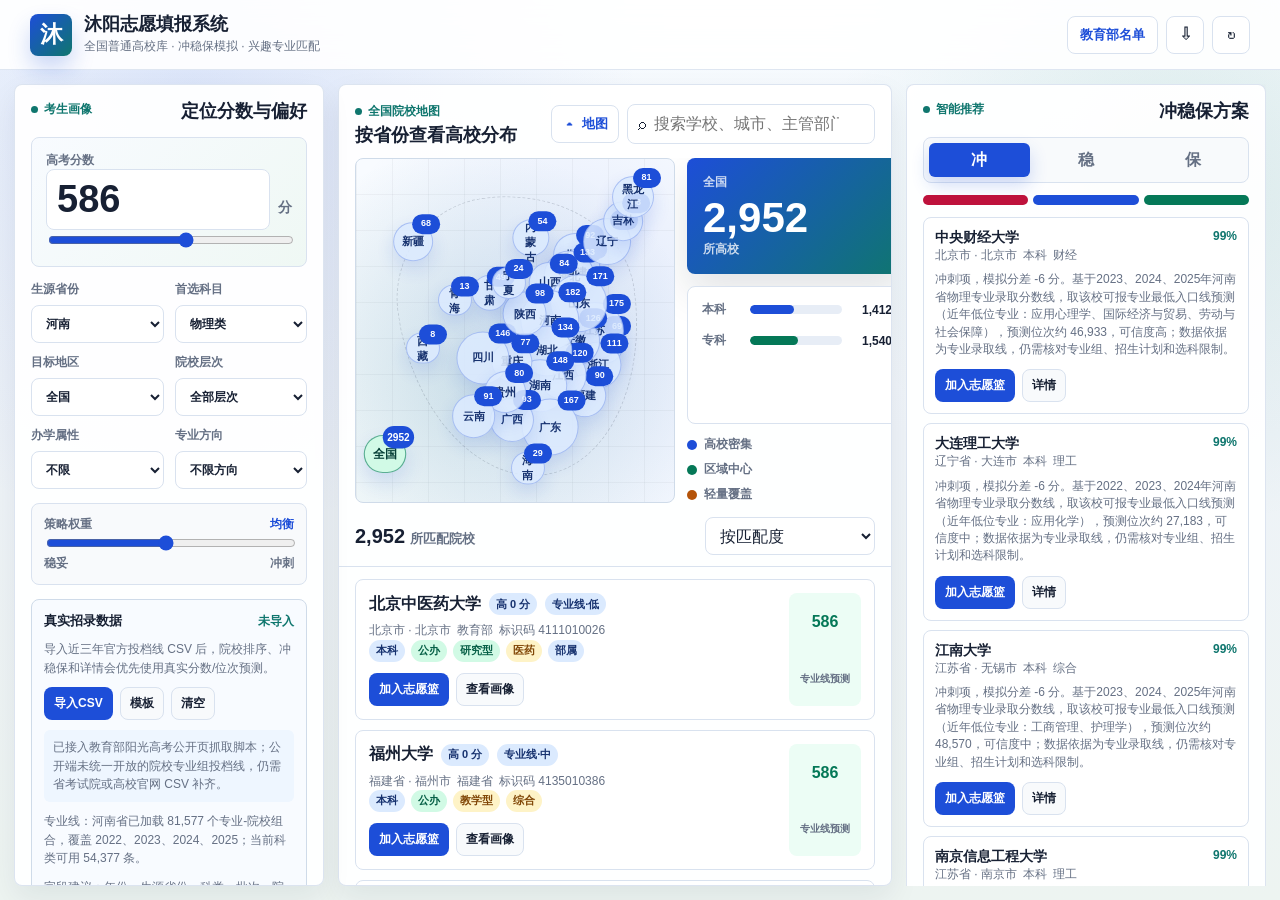
<file: index.html>
<!doctype html>
<html lang="zh-CN">
<head>
  <meta charset="utf-8">
  <meta name="viewport" content="width=device-width, initial-scale=1">
  <title>沐阳志愿填报系统</title>
  <meta name="description" content="基于教育部全国普通高等学校名单的高考志愿填报模拟系统。">
  <link rel="icon" href="data:image/svg+xml,%3Csvg xmlns='http://www.w3.org/2000/svg' viewBox='0 0 64 64'%3E%3Crect width='64' height='64' rx='12' fill='%231d4ed8'/%3E%3Ctext x='32' y='43' text-anchor='middle' font-size='34' font-family='Arial' font-weight='700' fill='white'%3E沐%3C/text%3E%3C/svg%3E">
  <style>
:root {
  color-scheme: light;
  --bg: #eef3f8;
  --surface: #ffffff;
  --surface-strong: #f8fafc;
  --ink: #172033;
  --muted: #657084;
  --line: #d9e2ef;
  --blue: #1d4ed8;
  --blue-soft: #dbeafe;
  --green: #047857;
  --green-soft: #d1fae5;
  --amber: #b45309;
  --amber-soft: #fef3c7;
  --rose: #be123c;
  --rose-soft: #ffe4e6;
  --teal: #0f766e;
  --shadow: 0 18px 40px rgba(18, 30, 51, 0.12);
}

* {
  box-sizing: border-box;
}

html {
  min-width: 320px;
  background: var(--bg);
}

body {
  margin: 0;
  min-height: 100vh;
  color: var(--ink);
  font-family: Inter, "PingFang SC", "Microsoft YaHei", Arial, sans-serif;
  letter-spacing: 0;
  background:
    radial-gradient(circle at 15% 10%, rgba(29, 78, 216, 0.12), transparent 28rem),
    radial-gradient(circle at 92% 20%, rgba(4, 120, 87, 0.11), transparent 22rem),
    linear-gradient(180deg, #f7fbff 0%, var(--bg) 48%, #edf4f1 100%);
}

button,
input,
select {
  font: inherit;
}

button {
  cursor: pointer;
}

.topbar {
  position: sticky;
  top: 0;
  z-index: 20;
  display: flex;
  align-items: center;
  justify-content: space-between;
  gap: 16px;
  min-height: 70px;
  padding: 12px clamp(16px, 2.4vw, 30px);
  border-bottom: 1px solid rgba(217, 226, 239, 0.86);
  background: rgba(255, 255, 255, 0.9);
  backdrop-filter: blur(14px);
}

.brand {
  display: flex;
  align-items: center;
  gap: 12px;
  min-width: 0;
}

.brand-mark {
  display: grid;
  place-items: center;
  width: 42px;
  height: 42px;
  flex: 0 0 auto;
  border-radius: 8px;
  color: #ffffff;
  font-size: 23px;
  font-weight: 800;
  background: linear-gradient(135deg, var(--blue), var(--teal));
  box-shadow: 0 12px 22px rgba(29, 78, 216, 0.22);
}

.brand h1,
.panel h2 {
  margin: 0;
  font-size: 18px;
  line-height: 1.18;
}

.brand p {
  margin: 3px 0 0;
  color: var(--muted);
  font-size: 12px;
  white-space: nowrap;
  overflow: hidden;
  text-overflow: ellipsis;
}

.topbar-actions {
  display: flex;
  align-items: center;
  gap: 8px;
  flex: 0 0 auto;
  min-width: 0;
}

.source-link,
.text-button {
  border: 1px solid var(--line);
  border-radius: 8px;
  color: var(--blue);
  background: #ffffff;
  text-decoration: none;
  font-size: 13px;
  font-weight: 700;
  padding: 9px 12px;
  white-space: nowrap;
}

.source-link:hover,
.text-button:hover,
.icon-button:hover {
  border-color: rgba(29, 78, 216, 0.42);
  background: #eff6ff;
}

.icon-button {
  display: grid;
  place-items: center;
  width: 38px;
  height: 38px;
  border: 1px solid var(--line);
  border-radius: 8px;
  color: var(--ink);
  background: #ffffff;
  font-size: 18px;
}

.app-layout {
  display: grid;
  grid-template-columns: minmax(260px, 310px) minmax(460px, 1fr) minmax(300px, 360px);
  gap: 14px;
  min-height: calc(100vh - 70px);
  padding: 14px;
}

.panel {
  min-width: 0;
  border: 1px solid rgba(217, 226, 239, 0.92);
  border-radius: 8px;
  background: rgba(255, 255, 255, 0.94);
  box-shadow: 0 12px 30px rgba(18, 30, 51, 0.07);
}

.app-layout > * {
  min-width: 0;
}

.profile-panel,
.side-column {
  align-self: start;
  position: sticky;
  top: 84px;
  max-height: calc(100vh - 98px);
  overflow: auto;
}

.profile-panel,
.recommend-panel,
.riasec-panel,
.major-panel,
.basket-panel {
  padding: 16px;
}

.side-column {
  display: flex;
  flex-direction: column;
  gap: 14px;
}

.panel-heading,
.map-toolbar,
.list-head,
.panel-heading.compact {
  display: flex;
  align-items: center;
  justify-content: space-between;
  gap: 12px;
}

.panel-heading h2,
.map-toolbar h2 {
  overflow-wrap: anywhere;
}

.panel-heading {
  align-items: flex-start;
  margin-bottom: 14px;
}

.panel-heading.compact {
  margin-bottom: 12px;
}

.eyebrow {
  display: inline-flex;
  align-items: center;
  gap: 6px;
  margin-bottom: 5px;
  color: var(--teal);
  font-size: 12px;
  font-weight: 800;
}

.eyebrow::before {
  content: "";
  width: 7px;
  height: 7px;
  border-radius: 50%;
  background: currentColor;
}

.score-card {
  padding: 14px;
  border: 1px solid var(--line);
  border-radius: 8px;
  background: linear-gradient(135deg, #f8fbff, #eff8f4);
}

.score-card label,
.field-grid label {
  display: grid;
  gap: 7px;
  color: var(--muted);
  font-size: 12px;
  font-weight: 700;
}

.score-row {
  display: flex;
  align-items: baseline;
  gap: 8px;
}

.score-row input {
  width: 116px;
  border: 0;
  color: var(--ink);
  background: transparent;
  font-size: 38px;
  line-height: 1;
  font-weight: 850;
  outline: none;
}

.score-row span {
  color: var(--muted);
  font-size: 14px;
  font-weight: 700;
}

.range {
  width: 100%;
  accent-color: var(--blue);
}

.field-grid {
  display: grid;
  grid-template-columns: 1fr 1fr;
  gap: 11px;
  margin-top: 14px;
}

select,
input[type="search"],
input[type="number"] {
  width: 100%;
  min-height: 38px;
  border: 1px solid var(--line);
  border-radius: 8px;
  color: var(--ink);
  background: #ffffff;
  padding: 8px 10px;
  outline: none;
}

select:focus,
input:focus {
  border-color: rgba(29, 78, 216, 0.62);
  box-shadow: 0 0 0 3px rgba(29, 78, 216, 0.12);
}

.preference-block {
  margin-top: 14px;
  padding: 12px;
  border: 1px solid var(--line);
  border-radius: 8px;
  background: var(--surface-strong);
}

.preference-head,
.risk-scale {
  display: flex;
  justify-content: space-between;
  gap: 10px;
  color: var(--muted);
  font-size: 12px;
  font-weight: 700;
}

.preference-head output {
  color: var(--blue);
}

.quick-stats {
  display: grid;
  grid-template-columns: repeat(3, minmax(0, 1fr));
  gap: 8px;
  margin-top: 14px;
}

.quick-stats div {
  min-width: 0;
  padding: 11px 8px;
  border-radius: 8px;
  background: #f8fafc;
  border: 1px solid var(--line);
}

.quick-stats strong,
.quick-stats span {
  display: block;
}

.quick-stats strong {
  font-size: 19px;
}

.quick-stats span {
  margin-top: 2px;
  color: var(--muted);
  font-size: 11px;
}

.data-note {
  margin: 13px 0 0;
  padding: 11px;
  border-left: 3px solid var(--amber);
  border-radius: 6px;
  color: #5d4a1e;
  background: var(--amber-soft);
  font-size: 12px;
  line-height: 1.55;
}

.admission-block {
  display: grid;
  gap: 10px;
  margin-top: 14px;
  padding: 12px;
  border: 1px solid #cfdbe9;
  border-radius: 8px;
  background: #f8fbff;
}

.admission-head {
  display: flex;
  align-items: center;
  justify-content: space-between;
  gap: 10px;
}

.admission-head span {
  color: var(--ink);
  font-size: 13px;
  font-weight: 850;
}

.admission-head strong {
  color: var(--teal);
  font-size: 12px;
  font-weight: 850;
}

.admission-block p,
.admission-official,
.admission-source {
  margin: 0;
  color: var(--muted);
  font-size: 12px;
  line-height: 1.55;
}

.admission-official {
  padding: 8px 9px;
  border-radius: 6px;
  color: #36506b;
  background: #eef6ff;
}

.admission-actions {
  display: flex;
  flex-wrap: wrap;
  gap: 7px;
}

.admission-actions input[type="file"] {
  position: absolute;
  inline-size: 1px;
  block-size: 1px;
  opacity: 0;
  pointer-events: none;
}

.upload-button {
  display: inline-flex;
  align-items: center;
  min-height: 32px;
  border: 1px solid rgba(29, 78, 216, 0.18);
  border-radius: 8px;
  color: #ffffff;
  background: var(--blue);
  padding: 7px 9px;
  font-size: 12px;
  font-weight: 850;
  cursor: pointer;
}

.upload-button:hover {
  background: #173ea8;
}

.map-panel {
  display: grid;
  grid-template-rows: auto auto auto minmax(260px, 1fr);
  height: calc(100vh - 98px);
  min-height: 620px;
  overflow: hidden;
}

.map-panel.map-collapsed {
  grid-template-rows: auto 0 auto minmax(420px, 1fr);
}

.map-toolbar {
  padding: 16px 16px 12px;
}

.map-tools {
  display: flex;
  align-items: center;
  justify-content: flex-end;
  gap: 8px;
  min-width: min(520px, 58%);
}

.map-toggle {
  display: inline-flex;
  align-items: center;
  gap: 6px;
  height: 38px;
  flex: 0 0 auto;
  border: 1px solid var(--line);
  border-radius: 8px;
  color: var(--blue);
  background: #ffffff;
  padding: 0 10px;
  font-size: 13px;
  font-weight: 850;
}

.map-toggle:hover {
  border-color: rgba(29, 78, 216, 0.42);
  background: #eff6ff;
}

.toggle-icon {
  display: inline-block;
  width: 14px;
  text-align: center;
  transition: transform 160ms ease;
}

.map-panel.map-collapsed .toggle-icon {
  transform: rotate(180deg);
}

.search-box {
  display: flex;
  align-items: center;
  gap: 8px;
  min-width: 0;
  width: min(360px, 100%);
  border: 1px solid var(--line);
  border-radius: 8px;
  background: #ffffff;
  padding: 0 10px;
}

.search-box input {
  border: 0;
  border-radius: 0;
  padding-left: 0;
}

.search-box input:focus {
  box-shadow: none;
}

.atlas {
  display: grid;
  grid-template-columns: minmax(320px, 1fr) 220px;
  gap: 12px;
  max-height: 380px;
  overflow: hidden;
  padding: 0 16px 14px;
  opacity: 1;
  transition: max-height 220ms ease, opacity 160ms ease, padding 220ms ease;
}

.map-panel.map-collapsed .atlas {
  max-height: 0;
  padding-top: 0;
  padding-bottom: 0;
  opacity: 0;
  pointer-events: none;
}

.atlas-map {
  position: relative;
  height: 345px;
  min-height: 280px;
  overflow: hidden;
  border: 1px solid #cfdbe9;
  border-radius: 8px;
  background:
    linear-gradient(90deg, rgba(23, 32, 51, 0.045) 1px, transparent 1px),
    linear-gradient(0deg, rgba(23, 32, 51, 0.045) 1px, transparent 1px),
    radial-gradient(circle at 64% 52%, rgba(29, 78, 216, 0.13), transparent 16rem),
    radial-gradient(circle at 36% 66%, rgba(4, 120, 87, 0.12), transparent 15rem),
    #f8fbff;
  background-size: 36px 36px, 36px 36px, auto, auto, auto;
}

.atlas-map::before {
  content: "";
  position: absolute;
  inset: 35px 34px 25px 46px;
  border: 1px dashed rgba(23, 32, 51, 0.16);
  border-radius: 42% 58% 48% 52% / 36% 39% 61% 64%;
  transform: rotate(-8deg);
}

.province-node {
  position: absolute;
  display: grid;
  place-items: center;
  min-width: 34px;
  height: 34px;
  padding: 0 7px;
  transform: translate(-50%, -50%);
  border: 1px solid rgba(29, 78, 216, 0.28);
  border-radius: 999px;
  color: #17326f;
  background: rgba(219, 234, 254, 0.88);
  box-shadow: 0 8px 18px rgba(29, 78, 216, 0.14);
  font-size: 11px;
  font-weight: 850;
  transition: transform 160ms ease, border-color 160ms ease, background 160ms ease;
}

.province-node:hover,
.province-node.active {
  z-index: 2;
  transform: translate(-50%, -50%) scale(1.12);
  border-color: rgba(4, 120, 87, 0.58);
  color: #073f37;
  background: rgba(209, 250, 229, 0.96);
}

.province-node::after {
  content: attr(data-count);
  position: absolute;
  top: -9px;
  right: -8px;
  min-width: 20px;
  height: 20px;
  padding: 0 4px;
  display: grid;
  place-items: center;
  border-radius: 999px;
  color: #ffffff;
  background: var(--blue);
  font-size: 9px;
  line-height: 1;
}

.atlas-side {
  display: grid;
  grid-template-rows: auto 1fr auto;
  gap: 12px;
}

.province-summary {
  padding: 16px;
  border-radius: 8px;
  color: #ffffff;
  background: linear-gradient(135deg, #1d4ed8, #0f766e);
  box-shadow: var(--shadow);
}

.province-summary span,
.province-summary small {
  display: block;
  color: rgba(255, 255, 255, 0.78);
  font-size: 12px;
  font-weight: 700;
}

.province-summary strong {
  display: block;
  margin: 6px 0 2px;
  font-size: 42px;
  line-height: 1;
}

.bars {
  display: grid;
  align-content: start;
  gap: 14px;
  padding: 14px;
  border: 1px solid var(--line);
  border-radius: 8px;
  background: #ffffff;
}

.bars div {
  display: grid;
  grid-template-columns: 40px 1fr 42px;
  align-items: center;
  gap: 8px;
  color: var(--muted);
  font-size: 12px;
  font-weight: 800;
}

.bar {
  height: 9px;
  overflow: hidden;
  border-radius: 999px;
  background: #e7edf6;
}

.bar i {
  display: block;
  height: 100%;
  width: 0;
  border-radius: inherit;
  background: var(--green);
}

.bars div:first-child .bar i {
  background: var(--blue);
}

.bars em {
  color: var(--ink);
  font-style: normal;
  text-align: right;
}

.map-legend {
  display: grid;
  gap: 8px;
  color: var(--muted);
  font-size: 12px;
  font-weight: 700;
}

.map-legend span {
  display: flex;
  align-items: center;
  gap: 7px;
}

.dot {
  width: 10px;
  height: 10px;
  border-radius: 50%;
  background: var(--blue);
}

.dot.mid {
  background: var(--green);
}

.dot.low {
  background: var(--amber);
}

.list-head {
  padding: 0 16px 11px;
  border-bottom: 1px solid var(--line);
}

.list-head strong {
  font-size: 20px;
}

.list-head span {
  color: var(--muted);
  font-size: 13px;
  font-weight: 700;
}

.list-head select {
  max-width: 170px;
}

.school-list {
  overflow: auto;
  padding: 12px 16px 16px;
}

.school-card,
.recommend-card,
.major-card,
.basket-item {
  border: 1px solid var(--line);
  border-radius: 8px;
  background: #ffffff;
}

.school-card {
  display: grid;
  grid-template-columns: minmax(0, 1fr) auto;
  gap: 12px;
  padding: 13px;
  margin-bottom: 10px;
}

.school-card:hover,
.recommend-card:hover,
.major-card:hover {
  border-color: rgba(29, 78, 216, 0.36);
  box-shadow: 0 10px 24px rgba(29, 78, 216, 0.08);
}

.school-main {
  min-width: 0;
}

.school-name {
  display: flex;
  flex-wrap: wrap;
  align-items: center;
  gap: 8px;
  margin-bottom: 7px;
}

.school-name button {
  border: 0;
  padding: 0;
  color: var(--ink);
  background: transparent;
  font-size: 16px;
  font-weight: 850;
  text-align: left;
}

.school-meta,
.school-tags,
.recommend-meta,
.major-meta {
  display: flex;
  flex-wrap: wrap;
  gap: 6px;
  color: var(--muted);
  font-size: 12px;
  line-height: 1.45;
}

.pill {
  display: inline-flex;
  align-items: center;
  min-height: 22px;
  padding: 2px 7px;
  border-radius: 999px;
  background: #eef2f7;
  color: #344055;
  font-size: 11px;
  font-weight: 800;
}

.pill.blue {
  color: #17326f;
  background: var(--blue-soft);
}

.pill.green {
  color: #065f46;
  background: var(--green-soft);
}

.pill.amber {
  color: #814707;
  background: var(--amber-soft);
}

.pill.rose {
  color: #9f1239;
  background: var(--rose-soft);
}

.score-chip {
  display: grid;
  place-items: center;
  width: 72px;
  min-height: 72px;
  border-radius: 8px;
  color: var(--blue);
  background: #eff6ff;
  font-weight: 850;
}

.score-chip.real {
  color: var(--green);
  background: #ecfdf5;
}

.score-chip small {
  display: block;
  color: var(--muted);
  font-size: 10px;
}

.card-actions {
  display: flex;
  gap: 7px;
  margin-top: 11px;
}

.mini-button {
  border: 1px solid var(--line);
  border-radius: 8px;
  color: var(--ink);
  background: var(--surface-strong);
  padding: 7px 9px;
  font-size: 12px;
  font-weight: 800;
}

.mini-button.primary {
  border-color: rgba(29, 78, 216, 0.18);
  color: #ffffff;
  background: var(--blue);
}

.segment {
  display: grid;
  grid-template-columns: repeat(3, 1fr);
  gap: 6px;
  padding: 5px;
  border: 1px solid var(--line);
  border-radius: 8px;
  background: #f8fafc;
}

.segment button {
  min-height: 34px;
  border: 0;
  border-radius: 6px;
  color: var(--muted);
  background: transparent;
  font-weight: 850;
}

.segment button.active {
  color: #ffffff;
  background: var(--blue);
  box-shadow: 0 8px 18px rgba(29, 78, 216, 0.2);
}

.strategy-meter {
  display: grid;
  grid-template-columns: 1fr 1fr 1fr;
  gap: 5px;
  height: 10px;
  margin: 12px 0;
}

.strategy-meter span {
  border-radius: 999px;
  background: #e7edf6;
}

#rushMeter.active,
#rushMeter.filled {
  background: var(--rose);
}

#steadyMeter.active,
#steadyMeter.filled {
  background: var(--blue);
}

#safeMeter.active,
#safeMeter.filled {
  background: var(--green);
}

.recommend-list {
  display: grid;
  gap: 9px;
}

.recommend-card {
  padding: 11px;
}

.recommend-top {
  display: flex;
  justify-content: space-between;
  gap: 10px;
}

.recommend-top strong {
  font-size: 14px;
}

.fit-score {
  flex: 0 0 auto;
  color: var(--teal);
  font-size: 12px;
  font-weight: 850;
}

.recommend-card p {
  margin: 7px 0 0;
  color: var(--muted);
  font-size: 12px;
  line-height: 1.45;
}

.major-summary {
  margin-bottom: 10px;
  padding: 11px;
  border-radius: 8px;
  color: #123c35;
  background: var(--green-soft);
  font-size: 12px;
  line-height: 1.55;
}

.major-summary strong {
  display: block;
  margin-bottom: 4px;
  color: #064e3b;
  font-size: 14px;
}

.major-list {
  display: grid;
  gap: 9px;
}

.major-card {
  padding: 11px;
}

.major-top {
  display: flex;
  justify-content: space-between;
  gap: 10px;
  align-items: flex-start;
}

.major-top strong {
  font-size: 14px;
  line-height: 1.35;
}

.major-score {
  flex: 0 0 auto;
  color: var(--teal);
  font-size: 12px;
  font-weight: 850;
}

.major-meta {
  margin-top: 7px;
}

.major-card p {
  margin: 7px 0 0;
  color: var(--muted);
  font-size: 12px;
  line-height: 1.45;
}

.major-schools {
  margin-top: 8px;
  padding: 8px;
  border-radius: 8px;
  color: #345;
  background: var(--surface-strong);
  font-size: 12px;
  line-height: 1.45;
}

.major-evidence {
  display: grid;
  gap: 7px;
  margin-top: 9px;
  padding: 8px;
  border-radius: 8px;
  color: #345;
  background: var(--surface-strong);
  font-size: 12px;
  line-height: 1.45;
}

.major-evidence-row {
  display: grid;
  gap: 2px;
}

.major-evidence-row strong {
  color: var(--ink);
  font-size: 12px;
}

.major-evidence-row span,
.major-evidence-row small {
  color: var(--muted);
}

.riasec-grid {
  display: grid;
  gap: 10px;
}

.riasec-item {
  display: grid;
  gap: 5px;
  padding: 10px;
  border: 1px solid var(--line);
  border-radius: 8px;
  background: var(--surface-strong);
}

.riasec-item label {
  display: flex;
  justify-content: space-between;
  gap: 10px;
  color: var(--ink);
  font-size: 12px;
  font-weight: 850;
}

.riasec-item small {
  color: var(--muted);
  font-weight: 700;
}

.riasec-result {
  margin-top: 12px;
  padding: 12px;
  border-radius: 8px;
  color: #123c35;
  background: var(--green-soft);
  font-size: 12px;
  line-height: 1.55;
}

.riasec-result strong {
  display: block;
  margin-bottom: 5px;
  color: #064e3b;
  font-size: 14px;
}

.basket-list {
  display: grid;
  gap: 8px;
}

.basket-empty {
  display: grid;
  place-items: center;
  min-height: 94px;
  border: 1px dashed #cbd5e1;
  border-radius: 8px;
  color: var(--muted);
  background: var(--surface-strong);
  font-size: 13px;
  text-align: center;
}

.basket-item {
  display: grid;
  grid-template-columns: minmax(0, 1fr) auto;
  gap: 8px;
  padding: 10px;
}

.basket-item strong {
  display: block;
  overflow: hidden;
  text-overflow: ellipsis;
  white-space: nowrap;
  font-size: 13px;
}

.basket-item span {
  color: var(--muted);
  font-size: 12px;
}

.basket-item button {
  width: 30px;
  height: 30px;
  border: 1px solid var(--line);
  border-radius: 8px;
  color: var(--rose);
  background: #ffffff;
}

.school-dialog {
  width: min(620px, calc(100vw - 28px));
  border: 0;
  border-radius: 8px;
  padding: 0;
  color: var(--ink);
  background: #ffffff;
  box-shadow: var(--shadow);
}

.school-dialog::backdrop {
  background: rgba(15, 23, 42, 0.42);
}

.dialog-close {
  position: absolute;
  top: 10px;
  right: 10px;
  z-index: 2;
  width: 34px;
  height: 34px;
  border: 1px solid var(--line);
  border-radius: 8px;
  background: #ffffff;
  font-size: 22px;
}

.dialog-content {
  padding: 20px;
}

.dialog-content h3 {
  margin: 0 36px 8px 0;
  font-size: 22px;
}

.dialog-stats {
  display: grid;
  grid-template-columns: repeat(3, 1fr);
  gap: 10px;
  margin: 16px 0;
}

.dialog-stats div {
  padding: 12px;
  border-radius: 8px;
  background: var(--surface-strong);
  border: 1px solid var(--line);
}

.dialog-stats span {
  display: block;
  color: var(--muted);
  font-size: 12px;
}

.dialog-stats strong {
  display: block;
  margin-top: 4px;
  font-size: 18px;
}

.history-box {
  display: grid;
  gap: 9px;
  margin: 0 0 16px;
  padding: 12px;
  border: 1px solid #cfdbe9;
  border-radius: 8px;
  background: #f8fbff;
}

.history-box.muted {
  color: var(--muted);
  background: var(--surface-strong);
}

.history-box strong {
  color: var(--ink);
  font-size: 13px;
}

.history-box span {
  color: var(--muted);
  font-size: 12px;
}

.history-table {
  display: grid;
  gap: 6px;
}

.history-table div {
  display: grid;
  grid-template-columns: 50px 56px 1fr 64px minmax(76px, 1fr);
  gap: 8px;
  align-items: center;
  color: var(--muted);
  font-size: 12px;
}

.history-table div span:first-child {
  color: var(--ink);
  font-weight: 850;
}

.history-table a {
  color: var(--blue);
  text-decoration: none;
}

.history-table a:hover {
  text-decoration: underline;
}

.program-score-box {
  display: grid;
  gap: 10px;
  margin: 0 0 16px;
  padding: 12px;
  border: 1px solid #cfdbe9;
  border-radius: 8px;
  background: #fbfdff;
}

.program-score-head {
  display: flex;
  align-items: center;
  justify-content: space-between;
  gap: 10px;
}

.program-score-head strong {
  font-size: 13px;
}

.program-score-head span {
  color: var(--muted);
  font-size: 12px;
  font-weight: 800;
}

.program-score-list {
  display: grid;
  gap: 8px;
}

.program-score-item {
  display: grid;
  grid-template-columns: minmax(0, 1fr) 72px;
  gap: 10px;
  align-items: center;
  padding: 10px;
  border: 1px solid var(--line);
  border-radius: 8px;
  background: #ffffff;
}

.program-score-item strong,
.program-score-item span,
.program-score-item small {
  display: block;
}

.program-score-item > div:first-child {
  min-width: 0;
}

.program-score-item > div:first-child strong {
  overflow-wrap: anywhere;
  font-size: 13px;
}

.program-score-item span,
.program-score-item small {
  margin-top: 3px;
  color: var(--muted);
  font-size: 12px;
  line-height: 1.4;
}

.program-score-value {
  display: grid;
  justify-items: end;
}

.program-score-value strong {
  color: var(--teal);
  font-size: 19px;
}

.program-score-value span {
  color: var(--muted);
  font-size: 12px;
  font-weight: 850;
}

.advice-list {
  display: grid;
  gap: 8px;
  margin: 0;
  padding: 0;
  list-style: none;
}

.advice-list li {
  padding: 10px;
  border-radius: 8px;
  background: #f8fafc;
  color: var(--muted);
  font-size: 13px;
  line-height: 1.55;
}

.toast {
  position: fixed;
  left: 50%;
  bottom: 24px;
  z-index: 50;
  transform: translateX(-50%);
  border-radius: 8px;
  color: #ffffff;
  background: rgba(15, 23, 42, 0.92);
  padding: 10px 14px;
  font-size: 13px;
  font-weight: 800;
  box-shadow: var(--shadow);
}

@media (max-width: 1180px) {
  .app-layout {
    grid-template-columns: 280px minmax(420px, 1fr);
  }

  .side-column {
    grid-column: 1 / -1;
    position: static;
    display: grid;
    grid-template-columns: repeat(3, 1fr);
    max-height: none;
    overflow: visible;
  }
}

@media (max-width: 900px) {
  .topbar {
    align-items: flex-start;
  }

  .brand p {
    white-space: normal;
  }

  .app-layout {
    grid-template-columns: 1fr;
  }

  .profile-panel {
    position: static;
    max-height: none;
  }

  .map-panel {
    height: auto;
    min-height: auto;
  }

  .atlas,
  .side-column {
    grid-template-columns: 1fr;
  }

  .atlas-map {
    height: 320px;
  }

  .search-box {
    width: 100%;
  }

  .map-tools {
    width: 100%;
    min-width: 0;
  }

  .map-toggle {
    width: 92px;
    justify-content: center;
  }

  .map-toolbar {
    align-items: stretch;
    flex-direction: column;
  }
}

@media (max-width: 640px) {
  .topbar {
    position: static;
    flex-direction: column;
  }

  .topbar-actions,
  .brand {
    width: 100%;
  }

  .topbar-actions {
    justify-content: space-between;
    flex-wrap: wrap;
  }

  .panel-heading {
    flex-wrap: wrap;
  }

  .app-layout {
    padding: 10px;
  }

  .field-grid,
  .quick-stats,
  .dialog-stats {
    grid-template-columns: 1fr;
  }

  .school-card {
    grid-template-columns: 1fr;
  }

  .score-chip {
    width: 100%;
    min-height: 52px;
    grid-auto-flow: column;
    justify-content: center;
    gap: 8px;
  }

  .history-table div {
    grid-template-columns: 48px 56px 1fr;
  }

  .history-table div span:last-child {
    grid-column: 1 / -1;
  }

  .program-score-item {
    grid-template-columns: 1fr;
  }

  .program-score-value {
    grid-auto-flow: column;
    justify-content: space-between;
    justify-items: start;
  }

  .atlas {
    padding-left: 12px;
    padding-right: 12px;
  }

  .atlas-map {
    height: 280px;
  }

  .province-node {
    min-width: 28px;
    height: 28px;
    padding: 0 5px;
    font-size: 10px;
  }
}

  </style>
  <script>
window.GAOKAO_DATA_COMPRESSED="H4sIANvYP2oC/7S9WZMdR3Ym+FfG+FytCt899DZ/YOZpnmRtbdVSjaQZqdhWKi1tsjYDSCaABJHYiJVIAgQJgOCCxJIAkQsS+WMmI+69T/UXJvwcvx6LLzeu36i2Nkq6iDyfL2f348f/85N//v2ffvfJX//nJ//y6b/+8W9//3/87p9//8lff1Lfvj//7M3i8+fV1vPqwUl9f29x7uvFz/dmL7arF8/qbx9X13eqnduf/Mb+2f/1x39q/uof/vSn//HXv/3tv//7v//VP3/6+7/6+0//7a/+9g+//X/+53//b//xH3////72X4TiDP7Lf0sLKgv52z/h/yT6vxHOSaH4X/3Dn/75nxqyv/uX//P/biiaf/4vhfwvRDW//Y9//e//9I//8g+//7v//U/df9LNP/3p0z/9rhkBLQX9zSf/+oe/+/0f//6Pv/u7f/3dn5rJEE6aH//t07/93Z/+8dM/mM+I4MVvPvnDp+ZfP8GZnB3sVNd/rg9e1h/3q2uvqt1X1ZWjZsLNVP/84UF99fl853p16UJ188rZyU79y+Ozg6P6w63Zk6P6+ePq4ZezW4/qS9f//OFKQ+fs+Pv54+ez3UfV3sP68u368fezo9P/79xnn/yvZgp//PTf/vEPf/v7f/nkr//mPz/5Ay52deXu2dEv1cFnZjn/4dM//sn91vzwH5/8tSx/88n/bCan3TxLf5bmo+4cKftfv2kRnvxYv306QIDfEEERQGDEIQjpIbDBKlLeQajf7DdDnu2e7yDgb3YOChG4QyCM+ZMYQCjSncTr1/Onp30I/M1C2ElIB6G5PwnZR+C6i3Bha37zfnXtyfziT/Wb44YDulDLf0Q0IXBTWLtkPholfTTW3ZT5x5Nq73x/Pvib3RS77Z0lI8JfMt6HEL0lu75dPxzsCv6GEGaBGgjScpbUHoKRld6+d5dscXxj8fF+/fpRH8T9bHFw90nLX5r4OIPNZ2UH5+zgcv3ufZ+D8Te7WBoQRLtYRiBWzaSL0Ax2/uW1AQfDbxYBN1wU7XYofzv0YDvK7nbU7/yVwt8shAQI2YEg/jrJIQuL7o7vbVcfTwY7Dr/1dIlo2ZZQX9TFgG9VF2L27Fp1fNSHwN/sLCjOomzVVbFys3tyaJZ9KOn4m50EboXsTqJYOQlZ9pXJ2cGup0ya3+wkCoAww3S77W+FUoPdHqrEnYBK3Lnb01dctRA6oNf1wHaRHsbhHV/twm8WA6chZEft+mpKDZhWFgOInQDEchoCJU92ILivRIRKyEV1eOpvBvzWWynVqili7MmqzSj6EA37VN/v1XevBbU7/DvCcZQR1c6oZCsZWPQF/b2/ZvCbXTPUu2XR8Vx8v2Xotaiu3r24Ux1d6OtD/K03B9EKofJXjA0khMvuij14UL3/ZrAp8JtFsKzV2RTuaxI5ULm6CzF/+656/3BgAeE3C4FmQ7YQ2hdzxhOTODu64W0E/oYIDBGMIl9utS/lbCCComfFn57OwyyF/4I4FDlYtDgBERmYv+5u37/tKUT8zfITQ1XSmYZPXw6dkS4/zW7dm3/2+UCpw292K1Cps5afuM+xdLBQtCsTi29uNiIwmAP8ZrfCqkPSUVX+HAZ2qWf5zldPrlUPHsYkHP7dzkYPXUXqa0UyWC/S3ZH6zqvZnQuz47fV9Y/Vq1shQPwEAYke+nIBR4v5G/RfG3J/+w+ffvpPJmD4m+bfbazw5IcmDGtI88ZBKEhRFKT5P1zQ9slvejFFvfvL7Icbzf/S/12W4r/+5m+afT07eNHEeGdHR/WrGz5lmkFZ8YZys3v1wVa1c9WnydanqYqiocmXv50dPWkiUp8yX5+yEGYdhPvt/dOzgwBlMaA2hjKTDWW5/G1+6afZj0fNf5vQy6cvzd8idhNknj6uz7+srtwZv+bSYKnlb7PrFxpiPoraEEWwBkU7lB9u1JfP+Sg6ZxfM/pbwW33nMLYLZcYuULO/pHA/XrkTWhpSZAxamUET0uGd6vYFnzTJ4R1qSNPlj/Xuzvz7rYbu4v53XdJ0fdK8JIY0W/64+GxvduudP+oMKRVSG9JOTKudV9Wl9/6oRc6oDYOTVk6bGOSFr6+IzFlrZUg7QZ092q/fHFo+8cauMgAIbGYrnc1yv7hupccDMNJjdPKTveryw2rrl+rq1kiYwuhdY2tQpVcXdkNCRMqcjYUlKt2PF3a9gdMiZ1eNQqFOOOuHd0NDphlWSHAzZNoK5861RudVV479gRtON+u192u18/Ps1qPq/NPq6H31w63qxr2zD1+P3WQjVrSR2MWzRqOeNEjNZ/5UsgwJmGonsWZ7rxzPd1761GXO3gL1VmgPLs2vfO6TVhmeADcKkgq3JhHSOletm+QFkj47+aoZmb+3GRaDa+Ac1bpbdxrumL984Q2c5RgNDSzfGtFfGm/mSosxnAHLsR4FLI4T14bu/LlvqFmOWClDmhXOb/zwbfXTTZ90jvXQpSFNlupv/va72fE1n3SOkwfWw6Swq5eHzVo3dOt3V+dvD+p7X/kAOUKkjPQzJ6Kz7R/n777wNzPHehTGqJo4Fzk9PfYcUWIwdrHc0vrXS4t7b+rbN+prb/0ZlE5Z9r57fW6smoSdMMb2yZ3GjfcAOJgR+Lfxq18YiTXRfC+YaWzn3ra3RBwECv5tDR0JIY2GqS/ub1Vb+7N935LwHIEC5c6crFpF5o26NVL4RX3ueI1FNzvMi6VkLR7tnx1e94cvchx3szKcLJc+RjrHLyNGH3C6HPXs49V696VPWuU4B4YLOVuSri9dq7Z/8EnnRDISIlXupOnStfqBb5h4VigDay26fuTJa4+0KHKDAt4JVh/ODy/5pLOMkRFOrtxav7pR3/XVuqCtYmlk94dbY/nP+NbcOb31rdN6/7ZPPcMeyQJIG8ncuWry7M1yX37gk86xR9Ist7AC2VB/ut9EBIPlJgSYxH7x7GLz0fz8rer6pfE+aQEwzgfGiD8YthPKaI6IGtskXBZp9ujU+e9//nAJv/zzh+0WhmfFlQJgWAsDEVoShueGr8KJbrX7av72eRpG5Cof4cQYN3W4Hzwr0oRQVjgxrh5dbX4f8hUnPS+hGX5C3IwwXn440BYCYJy9XXxzszp8a0TvzdAoEokRz9Zr89GD71AHjOUuo+/MEYPxfG5+58fjROe7x+ZwxO7z5f3q8vOgTaccNIeVQayGaQzv+6fjZZAae2AOQvwYyASIH4f5ESb7QUvO9hg+lk7sFxdvzB/uBPMNTLJiQzBl4hlJQ+mks4M7s6OfhpBlQTaEBO0pWShnOz/XaKBDH5JvOkvYRRckz188q14+GsBwzK2sbdVhNiIZEDYMOLvxcLF1szq6O9t7bPK7A2y68apCYGoOcq2SbZgTMAaaiXNgmcFHYxW5cemkUxyzJx8bQYoiNWHbJ5FPx+pDmJOGGTf6aX7+ip9fakxS+cnyi/FaHHxqWfaT4UGAQousDIdxP1TR53IEaJACrrAGXRWDOTv4KgTDiFkiNfAR0jAqAwbyNYq2Jzi/NP9LAoYUZZEBw4ycKtY/KErD0JzZGD5WTh2kDaDMAYBdEZ2Eq9t8z0RxnQMAB0bOU0C/OQKQdPvTG+6yaPO3383fHoQBGnc4G0C3Bzt3G7mr7xzWL76fn7w8O/41se0N5GqL4IBD6pKWxgdSrfwfX0vMT2wIBqkxXXTA6ndXcWYxSLkZJHKgdnoB49j59lECUuUyum4Pul5fPDvZjwHoDedUABjr62yzc9efBq0qVYxtCmkUkuZBMzHwUlTBNuVJ4/jpVms8OlwcX42AUT2FAGjZ50lcxiAkL1SOfeLGDOo2Gw/O+tnpN4uvd2MwIocPYZ+cNkFGx+x2GIbwYlPWMCpYDzJ/YTBKcuZE4FC9GBjD0+vzj19FYFSZs3QmTCs7J23mEC0MwEqRa21LpyNmJzdmx5HNF1pPIbCm5K/auVt96OVJKOR7vJC/U17f8+Xa3yU3glly96NHVOYQhZGK5Y9+XgdJqwG5EaQFco50P3r1GEhaZ5CG4Lt0IUCzB1ATMyQNqa8OwzbL8ucPl9zfzG49x4Ka6vU5TMmMmpaROFMcZ1fMK5MBbFlkTAvsWFm6H/sn5EiXrE8Xw+vmj92v3rky0qYZY8Yik4Isfw0eLCN5lkMeh07bX4fHv0hb5Cw3Dp0tf+35ehEcmbH8ZQk4HckNHAYj+RxhANVJCifD1e0LIUGTZc7yQ51P4YTYP08F2iqH2wmOWznO8Y7fkXYOx2uk7aTUP1JC2jR/[base64]/Wb06GmLqUG2JKrPUsQ76Dyc5efWnraT1ktSEyA1lpi+S6fp79zsPcVESwJJK2nsHx+dml1wMcbstNNt5JSkM2anbt2/r1Iw9Tq0l4lbaug5fLN3pN0RwboKFKlfK+WzLQmQQrr9Z2nEFtUadOULr8MMiMvjGiCYRenNX+ziiuTNftnz3/MpZGQxyVgwOKkTrvoT544mYSxlGkzMBhiNP6+1B4m85w494XOWjIy05D1LtHDWAah2TgoO/FnJ8xu/rKXDpP4tAcHKwTdzpgfmIOPpM4LAcHwwRGO2ayuvw4zNdK6/yZtN6GOdt/NH/3RX10vbp5pb50Wr3+MgyoC5YzJTAWjHessCEMHRTwb7CPQgdH57AcB9PAWg+jsbzXblRXjlK7pHUW10FpP2ujiUgmGBE24IM2puic3fgIOdtCcFt0P60RRGCqyNkQCnaTtV4CVKokdqPBIdkz4b1Y4+Cz2ExoPoKT/sVX5xfnv0rNREuWvWKcdvakYS2My8LzKUm+1uSsv2JNgDbf+9hNWgfnxossi4ABAOet/Xk02/5xpVVt0Ei2teOtf9CY1NPrwTXkRZZFwKQLb/2Dw9P65ovq5PX8hwthHLIJ7w2yC2EEUeZ4BnD6CTfVu75U/fpkfvKsuz9DNFmsDtAC6eX2XynceCGmqhAbpHR9Qwa5B8gvdxqqnJ1+U+197fuGnW+wRpyYgkJLFebg05YD2ovPXi4+P0jSXt68Io52pyyuS1sNaDe6z1ypOfpiBXlYEFND6IY+cJmBPNjHLvmYy9yjjcvCXAmnl/BF2mRI+9b16vXrFUsO4maqBe2vXvodadO8ZdE4dOGWBS+84b52uBJB+HACH741INe+T4PgtS5TL4i/1q/eVpd+tIWuHsiQMes3P1TvH65AAA/FlAraaXiX0pC2XJ/puUba2tH2UuNIu8zaATwDIaKVVLyaOlyWkuatvQan1BQG1tunJhfUz8sgbTZccvw0TRgESrby6qXDkTbPWxY4HyOm4M/ukTfonL3Em6Ompm/JiVAljkP3EHTOsuC4eSvdYdrl+rqAw413AjV8x5erby6HaZPC02H26xF80sjo/PFjI6Ae1aH2st8lqWKi11TitdvuEc5UXXAXnZiqO2tePMIswwxJXIfSfP2dadLmUeUeVfguTRW0uCpabRbeuSzdBxxnSuvcwqEXPZRFUqhMWQRRN1V1s4u3DZcOCFMylMXZD89mX1+s3jwYo1oVGxi34OIoTxxHgigEaSWyT5jYW4RryiIeH0Hp3NGt+tyysKe/MgS5pfuFPXdfLZFY0U2U7F83s2lED0cMr5uNQBCI4Kymf7zG4MqGzBRQvI/uDCcWiA/Jc1pkKHI8gLB1cY3XZRteoFM3QMBK93UVItxAJdr5ulh5N1x4zXIdL9Be2l1Dra4dmMpIc2RzbziBErND8AXu7ihnHbwu7Txe//yJQaqrp8+wOASbAcRm4gKO7nygMIFo1g8N/MATMPu2Ox8T17D1jb1j1gaNDUKdbDQ86NZioKwGaKwkMbTgpoUnhlsn2+gtcG/boPG+8cyeG55VatUPF22nEQ+Tbz5DPPmBQjgvZMIMsA+rY7BBfR2GBY2ny34U2EuS9AVc0oJnCjgIRFmE/OP69UUz7eEMCZlQFEsS0lzd8kkffxpVAPeCSElDAZM9HPaQJxJRYONy6E/4mTBvk1mGUwetrUjJQ9mQ5g/OTh8P5ylUlIeDvml4e8H0la0e8pO/3vTo+pGM9fpMdV7X61tcvHJ2fN6bWBnXQxEvLaHRSxXxZasHD/zYuAFn03APLqwOZaAacQ3tZzmNxDCcdhlKX+C5W9jYiFJMpIoplP55qri6cM4oVw9WTqCKoZGNqQrEoVrYAZSewpxybP+D8Uvbt8yDii5m0F8MM3AJULEmOmcHuwEG1v1sQB6ywPXky6DRNq/[base64]/mAURBJopdKNTWTge87UMTRaWDbOecxzD8/qY+up3F0QuijHAA4piqw65DN379MQlGet25wFkKp8wlSIIKzHI4GTWAqAR2/pECUYplsBn6Aqf5rpx458EWNPDaO9499u9ODaxzUFAa2fwYVCLadVwScTQFueRIqB4GzkgvrHfON4kYQXuoOKdIIMnFgkVYP1KmHWP0RWjuRyebIhM4tqO9u1QcHMRCViN1WLFTZNXhQ8xoEYXg7YwIOAFjmch7pe/[base64]/wVEQlUWbYHturiV0epqEd8n3wsaKFmgu6TIfY9eQyyLDFS9wet1i6MRtCMDx4rRRLj/oJii3RFc87gs1CKNOJlbkP0D7dqovRy6j0Dnes90045E8OKyefT67lcpdN1tFxhybjcnwmDpNK52dS/PhhZWM5sg1KF1TuWl9s5ErKbXM8O0wuG5rOVNKV3oR1QgEm8qW7pQkdm0FEeTmG4XHMqo9Llm5UYrTeHVAIO4N8wfoY+X8D7x+iAdPYeaE46fCdqfM8D9Al5jiUJtfg2dNUhvo5/5GZOasb4e1opBTx4euIghyc12Ch3embtTy1+oN1GpMeceKDcT1FN38TbInJyLrvOQPJhpMkSmyWH3nVfcoYYijxQQsaiWjV+QBpaFhzLKYyDPHhe15Khd264d3Y7DTpATsbMuub7iSk0pB8k4GMUjW3QjIPDK0dRzDoRPmAEw16/zjg8WDC2NmOE1wAGW6FDo7wjPd3bNuDkXvcJW786x39eSn6uqjQBOE9huBkQ60cISv/VtXSLtcn3YjQ0Db9n/vX80DqvBI3LpU8aAOmjLiiL07aEib5qwG7q50a+zdrkLabEC7vv+lmWKaNr5TpBxt73YV0ub5a2K8itvQM7dfsYCE1YCw/TRJGI0s9FTEQXt3n5C2zmEPGDS0U7RfD29DIO0c1oMLRBR6KDphuX7FGzf1GRC+G7HYUPWJ2z4cMd42Xo898OIMNRWddl88qjRn/[base64]/1FdIWsbUKapjgWnFcK+F+jTyeiYBDm3F28LZ+/XHF9sOLZIWTYBybX4qKCHrzKVGckhPryGRK5avllaoODCCDwkYcD75l6dGeYBpwZYMVZUjzmYLl/gUVAysLvbnwcHwlsOgydQCqJJtDwdPQDLsuwt94t9g4nIjkyCbkzpmpfEQLFisL5VCwK2OTCZq/8GQQ0CkD/9YZh2rdHH8OH4WEjoodheZHxAZBUM+xu7df72+vQABmI04NYCzczZXwQjR+XZnjyoACILLj6RobOxi3LnWGNSxx1Z2s13cuVlfu9OqK+pvNMMe1tqoHnQItEZe/NvJY3zqdPb9aXX7spwSNKbaP/0Sger1T2m/wbJSZCkf06GLpDw7VoDrhBcYQ8MVLU9uIKi+FoBRPqMnoHGC5qDP5zX433/[base64]/9+etXGicpiSPpmOglLTAY9Zk6RPybFGCZTKCmNQ5vo/ydq/XHfVPpGKoURhy++cQgi8240wTWSHUeEItM0vP8x5g3+zh5m7AbcRptvOmiZDlowI28jQLOnU80O8XgTIyJA9NLCqVjjDtfIVbtDYBK5ShX5Ea1TL8kp6RlImWzAsEpjHQ/T4g6ucpRrsgQZcuyq1iBqiJDutAfNRWFSx9pNQ5Z37uy9tyUDSKDxgq1OBQZqRwPEZha0PbrVTPhkuQIDyROTJHgkl9W49D1Oc0qdFMViAFyisdEUSSC6igCJAOgEtBGSKtmIqnKiK3sTKTj/JHKTWb5wKhKheonUcKcJnVWzIPzaY/dxs5Hq5yIEeyfcFHD4tzX7tWmFE/IMmuvYPWgMBB4dHH/19lX79M4OoO7Ub/J9rAAShwxzTrcK0hKFUTm5A+g4QaDd5WtRKzaJeVbnhGyhF4KPKYMq1zfflXv7MWqhDjUXyRSq4GNCptUhOVuMSKVogAoeLbnKt2hH7briNVcII7I8V9xJkZJXNia37xfXXvSTekJOP0DDlj+8/ziT3DmfWR+vPHBdKB/9+Ns+zCQ4Qv8Cb6dw0wBoPtnvwoCYVUU9spW9eTtWECcoe7O0GvSi4B6wnlqlLSyC+vVNyBsOeXygpKEd5cdrFf6ALCYH5gGVqCfAe8wO1iveAFhxYSw6EbBu8zLf7atVz3YKA+bm6QfT8buKnCvqRacv3tS7b/ycaI8ZP9gHSmB5pLun72jeQSclHtA60D3yRsfzj48m7/9pnp1q6tpBJyspzDbPxuHibkfKBV8cKHaO++XNwjoaRHVBmeHV6qtV+Y8/eDzsduIUmKvYz+9O0STjERn+P5tdfKsfn9n/Azx9B/eeu5siWXUAbIqptxPgWxUetq9uvRgYEKEic3KMHjPSMZH0ZrK0Fg4rLnuaqbFAVweuXNx0DVOwG0i8ZcbCx7+6q66whv5w1GIBCOsvx3I6qaocPHFZ4Z/nnxd33nZe5/Ow49q6R6JddgByg/dP3uVKAI6aaoptQo4g7qrzLAffOzUGJSMmnLlUeChjHHr7TBp2kemHDqAhJHhj2cPHo0yTpBGhfLGzoBTyBJzCVMtO+J3Pa2zg1cuPeNr2BzhD/jJgbFQjQKnl75bLLIxq2Df/F3l+PU82sDH9uwKX6gGzOQLULj+ZBpkyLiVXVU35vEuHAIbzwIrB1LgQLp6Ln3CikPg0w0BL8iwkvYc0jvB61oILqYEB9+/7Cq8WAYbweWUiw88b6pBF7ce1w/vLj5/UX15M4Yc5fnuH6PmGcn5UDHqJD9yoibg4HbCDbchuSkp7TpmQeQmPCrHe3WrkXHB1dKnD2MqXowJBcbylrn30URXr27Vb87HuvogLJkC1gbsZdelS7fDEXC2xceEJeMYi0MdK+jDxc3vTNuuFLLkU6hUVCMc2noeXkk8twg3zohIcJV503UkJgVM6qUqgjvMC67/cgZU4cr3NBm86JJYiGZEf0mTzmBEfMlCyYGIYuVAgoy4YlEUDKGr55ZNqe/MX76IbJMgf7lFgbM2DtW4KCDJcyqIufQ03k6BAqIGmjPZoALiLDKpCsZR6H54Et4IyvX42Gb1/DUgl16aLwKu6V9QNEycxaHIt5MPSXEB1Wx8SmXkWpjK3/r4cf32jWmuffpFVCKoFtOBo13kpKs1Y1c/BTRSUH9pHUXadF3yxisOR09iKVEcTU3x4t5p/eV2deeLNGxUCt3fj3T+4OSAk55SjHRgAGQ9Yv29nNdYdVjAWKSfnx1xdifgDJdNpyOw1pCbcubuH89uParPne9eZfeyMAWZchTIlOaSw/ZVo2BfR7ZGsHJKuQRvxhQ+W0ZO3qUVcMRYTiMLoA5NQbRxc/fOd9IeFF4AA48c/23ZUOfS4t6+n+fofMORt/CR9x/mpw+9m6mWNtx4Bma2LxjB10naAu64cErdSIYHRpY2zRg3pKI4Zcuv7ZEyPjTkIbAcBFxvvvw6tjJ8fdqY1OKmwPnsYLd/y9hSFYP1HkOV44il+3V4Imhpy8GIFw93gv3Fe3wigbZy3Ne93eEhqCHCvd36zqsVawK63pQw21+hM6TtHOoh6OGqX/568fhoxY6CQaelW80I7TJnR2Ht8UF2Ixm2wf+QthjK6Bg5wpVhTkab2Ovs6EuftpFRG8VCL6TxkooRKT6/Dl+HJVXQ9UePD7Fw5iTVPmLq0c6SUaTNO1wZHPdQRhe3ngXvN/[base64]/GDYeuMhQsPkXJuV46E16Jg6XNMmgTZJLSKZNLNxrT4x13WoThM5djthNeBeP4arn52nvm0tLOYJUm7AHaTi4Xj/bPDq/7tHNUODQM4KZid/Hm/Px0y3ve0NLWGbThhJmLVjQ7/cWHCJr3FOKgEs/fYBdqdgGhGQEXrbz2mYcUTGRbOVuiC3zfp0o3sG9i6OX2l6Vx+b1oaPeX+uinFZuKtJ2XG2R0gq8ZrTtuuGzC8aVyGw31n3EH2pLlREOY1zZlts2vRgsMqGLHii7Vs4ND813au4LVkM6n9YrCKLSjwcLGRjfs/WqY64dbYzcSFkQS92u3/[base64]//uduz4s21w5ID8pEnKHjZfZexHWwooJdhV8Q2jQ2VGCPpTafIYUodhyeNZP9KAmUH/wpiNXfMCrQyg6hb7BfXNOhleBCFAirl3X2CsQCCUjUWT9zbX6ocecsig3n6RlTueXnJ3crl9d80NBJskESwo1plw5TRNWapKSCXQMCrvTMY1PYp7LG7aSQkA2hacLnKldJgBbWAyhyrglnN/4eX75WeLFXN8N0E6peP12EE2oCeQApNtUxc6vP62ufR9UJI1gDh15/HpFHAWmB56P3/2mDee9WId4Lvc3q1N4uES8tf2J0yyLUyaSv91zlM43eGeLm9rVpcZciaNTaawoDngEpl4VVzZyXmkRSGI3Igh4i5ebitTFV+erNy/GzGQYVCz/[base64]/nL2/EAMsJAGG7SJtdCN+fQECZYyDgCF8Ql9ysH/5cXfs1wRANDplgYiBXpFUY329VTy5Wl35dnPs2Ac4LlaU2EA3VRv1mP/nkucVR61t1vB4giNMW1e6r+dvnCRvFSSHX1xZLHKctkoXOiKN1jhQXgNNW73QuDvoIGe4pVmoK0gYLl35yL/iEZ0KLKeQKYVvNMZL9KFUTgMOq0vZ85PXJ/ORZGnYK5QW2k7bnJtDUot7dcc5HBJxnu+qC0jZG+9W4HSkcLRNHb2nDSVm/wCzMolSrHMcT1631OToJ9PR8dM66gWjTVoV0Hr/2EXJcAMj4CFPuZ2cfbp+CCF7QMWbFLIJqa0/uuuxcasWYFhN4bMgQLgapb52al2uD02Nlzhahb0NdJGLPN1elUziXPMd2gYFmbeaxc5HWS9MlizWSMaJgrWLYPqz3LtvVXzkrQWX+rGj/2CSFI5MlVmn7YqoIseImxX7K93Q7VTrJBKEwtYSYtoy8x9YgCBKoKO6kOtP8Br1Nr2+bo4LOITeFNB0bVP2aFlv3ngZuqsPf26pfUGtQS9j4zB8Pfaq8/xf2OzPiN7sNw9si8/[base64]/dPXFNNf9xDpbX8Orn2oFiEE1C/6BJpq4xxQ+MLIZyA+iWRSFvnKC2kzdy4veNypJ0hnVi2KLDpJ9q3QJ2rIV/KHqv0yhlCOO31uC7ngLwK0eHQ/hswBopQSbK50tQYOrMxqCCiUAeocmjjKqm++vXP2BGhzNE5uMdOdv0qRqDNc1ZG46q38trfWqJolgsAJslUGtqvt7YHBTcUSimKzdkGihuEqTr0PYKzo6P6zkW/+gDByebgUMMlTAWidaPCD1lZQLo5IEVAZ4/9mh+EYhPMDThD8r47FJvbBAoAKn+EqTS0f4P+lwclJlhG0AfS6YPYrOQEswLPT7bq4fLz2a1jH0pNMCtcQB3yH6qdr+cfP3qwNMqTQaciDAvqSQ5UCD6H5ANOwJlQhSOU0y4o5h6UnELeQLuojt8+eEYKoJTncoxR6/AuplBOeQTSjQNlzFmGMsYCe6FanRFHYCTLvKJzqZyqCKS9+zi8EBmRjo1aleg7l8HkhGHtoigYSzmavTva7Tf41IewhYGuR4OfnKBQKTN0GvBvkgg2O2oKAFHO/Cp5s98F5wlXPzZ6qMETSi/[base64]/zsbr6KLFFDeBQy+HfrNgiXMByuQwJBE680HrM0iFCia6A+YN4JhlAvMQg/s0KPgDFUDonoNvuLIxDSzLB/oDdhh6RkOBNATJPgyeSwlHJBYYonZ5IPqcGsJxOoQZxeZ3CSAEKGfWTx0w4iG+31ykSfDWw+/jWcBTST++tVsP2aKVskxDB9yWWCGyyhXV6pb77Y737CGmFYVUxBd+C/2GKDevvtkwn8WvmhYbZx6T4q0R03EmdrpgwJAihCyT6oatfJ0FwnmWAjO6RpiDRjhBjg8SuKs+fC85tKJYl4Di/pL79qnpxN9JzEXBs69IJzIOEPo9gK7EsIQxYkiLDUYXKUWmKExfHNxYf79evH3U9YGYSl3ADzf2zpf3VJdNZ9Pi5Hy30v8S+PNKUJbZ/450YIQ5wAP7bzSs2ZXTljm25MhZQSpyS6PyNf7SGgHyDieEr8BI6KnYmZnKaHo6aYmKCIqDq/oPXjggBy412DBewPTzErkFDELhpNgRpPjq6sHomiGBaIJzs17vPTYsyj3yA69qvV26OMdzSVCO2fL3189nBuerCbvXwmY/GcieDZ5bS1CHaAzTv7A8RNmE2PHSVphQRQfD5Xh9k2ONqPAKXgMC6f+O1i0EQuRF3gU6D/oPLfwieaCKU3khCEcpcVdh+fHZwaJggMqWAwLR/M04TkJ4m8M7cAAeqefPng0xtFMDJ9eb/41/6IAHJ6f3ByHXTvTUYnvMhFNtk3VBTQ6WhWwMPYSMdDc/bS1tOCMIcnobIln441pKmcnB2/NT4ER7tgLTYT1dqFhw97c749oWQ3PNicxNNu6Lvn48iziauAB5mStp1BTAx5uOIjeQEVJmpE+yxff9qLzMnmazYUFTA0ZZQMOjsDBr6ARQPTWlx8Ng8dbcSBOSeqp7K3K3vHPogQ2brRWeRBXSu5wAWEu/SVAu2bBFp/sCgzYqYEJwjeNlf2ACsLibgSVNC2Nv3EBRVnpnoufVxvklP0lQXdrzv5QF/H5zRcsq9hZefpKkxdP/gn2MirJ58V1lX01jv0oMtJ4SFY03JeJ+ZBqUNBpYVxfSL3I1E5qeNc7jrXyRHcDL9nHtOyfaN+nEAlk0JCzadqYjc1vcunB3f8A8mcSB8elbrai9zI+7qMx9WTr/sPZ9m52r18b0PqyaH5RjvmITPAA3THkPzg5+udNNARULhpDPbXtc3BpnBYiNnDXaMd92d2Pml0cYl2ciZhipCyXuZD4zcOocYYWS1YQQE5pz3MiKdwg7/HJLB21NsgtkOXCI8R0Gn2D9NQfdVj/GQuuml/sf45JQ01ZpnHy67o++hx6dVKNyHPxiLoLqhR3/1SMHlykAljoB3t6Wp3GytZWgajQO2OvOSmAlUV0redXoiL/cAT/Cy2AgN5Fq44CgMoohOB0epdQOuE13/BhMXsUwwShffYK/wzoEU1JPrNKZYmW1KrSRiDnRJ9fBZZEmp2mjfgN9Fz5tJHlsjpt4EE9qKSFMZujh8Ur25m76TAuq5CAU89o9X8Q2idX2X7llQeA/LQk4gDapr5ZJXRxFzk520ekXgDU98wrF68yK8gWURkcPln1W7r+zrOIltBDdBlJ5wdO/Ue8ik2EQgMeEHLS9dGAk9m4JojV9Ex/tF/vHJYIWhvkPKXoQFKZQwOOd6c90je7oHevcmJJNtaDOgHFXKXt62c2jsoQky/fJ2VRH69gmhYYpuNGHonyyhRrXNhmybfw4/JoOYLBXYxTR9dNogRrKb9Um3XMEhkM31k+wGVpHXiyxaKC1y7coCu0yu1EwotHAG9Hl17VUTJ4RxypB74P5m9WaCzy+7CgmvjEbQmNjciqk2HZysJjIhTUFUrvdj/[base64]/9nBZfeEbDcV1PldQpcmiRW7VxqP36eqMqhKUE6mShd/9V5qsrR1zoiRG0xctnO1zZ0PaQuyPm2B7qvWy19jtOmA3hjaFJmnXP7qvTBlafMc2uALmpJbUw2y4++iEBmrgYflJXGrMWwaYGnLjBGj015S92vnjT8focxAYKCvTeWs/RUktX/oi+RlznZiFFvyznb2n5eytHO2E5P3pXDiE6iHseR1BnmOay+XEuTVpljaZQ7P4Kqr9tcgbVXkcDnyo5PO0N1nS57ks7sTUO+6uaVNc2gbAVVF4X7tvjbjIbDcxVEF6fBjtbXv8boy/Ij/Vp87np28GcvuAsjTJc9gpyB/6Dm6AN4MUYWTVFtr4tFWuVpAFU5MvYMqSztHjsA7U4UT0/rStWr7B592jvaC0EUVsuX1wWroHAkiOOJWOiEZ5Y1Ys/zVaKUz/HolIOgsmwFqURVOQBsP8Oz08dmHr+d7j726IQaNprnKtU2KFB27V+8eDWlzkcEzWByqSCum32z37wADbc16O9BoG3zyJ4jgHMYujgB1QJx9tfLq4YiMOUB5oyJOXme//HJ2dMUr4mbQ8ZnzbKklTmr7lRlIWBQ5y49DFx0W8pefCq02XX5koVZ8j4/6lRaAo8pyQxxUnaQj0G/PPjwa4pSEbzofxNEdj+TsY+w03mKKDTEh2lKktcc/XJj/sO01U2H4bgXddCUBjRYR52L+9knDKHgq4t1tt0OQm04Y9BslId/JPC7V69YBmLrcVE9wBZhOT3gXCBj0yqM9nP8NHyrEHAsOaJRexfm1euPoZHY0jGMlL9ZgVjOQZqOuXzo72W0mZxbq2uXqwla1++rs4Gp98LL+uN/[base64]/OjLYpKcJQUW5a3bcmE3fmPc+oY0BwfEjzvVsvjsWfXxfRpnU5EvcQ1ZV52dvI7U4IFLprja1IiCKHDezf4lRZ5h1dFGIg+Gm4sOizZx9Wzv8ez6heA8eUFZtsLmsqtCL/2UmBtncG/amsXT6/OPXy0+f/7nD5fQBW3+3t0mr16f+/OH7bF2Cpmp1Tc7d+vDO6mBKJ5j3ylOWHeF8NKDJI7K0WuYG+FOxyzuvmvcoTROjsWF+gwlWqUCN9CxdW6YUVQyU5VeN0E6AfR872OXISOz0jkqDLMlos2WvHtmXklM4Og8bw8sK3QG3bl7dvRLN/aBnqDgL/Tu6+J3Xlxlqn2+vIYX3BXuiWm6/+U1806FR1X0/2L5XYqqzYIJYc+U7vpUZcZYOY5VLr/2X0/uIiTvya9GExz3VS2/9s/zEEdviCNwX7X71YuiEacc7MPi9sXgvdgubYypRInBbhN1Pzod5NmAdjnsx1x9vL5yjwVoDSjFxFl6OTykTQbjHrMmaMZMpWV1cBDiSmis3aOK36WocvSl4H1xGMPisz1jkz3aLGPEcEKr8EHx/UHOHalmSKeQuA4cfg3JUTk8m63vfru49XgFZ0M8Z4oecQze/X9LW+fsHK6xXP7qU83gY+zmrKSTxd7V0QECXrtbe9zgiEKvzZ27g3oDpMp9qua7NMeBp2AqEmcPrpsEQO+iniU8VLD20xELolrhG/aJsLRVBtOhmoUemfj1sM0B0iY0R0xgQaCkEFVMhLYngiMUEjyipJQzkMGTbyQvMoYO9Z5K8aUubQgHh55h2QRaYSXar4cn30i7zBk3LnkrkWHatFh/ye2JlCnqq9/[base64]/+L7Zs3/G0qN/S692CCRWOFm7l8Mx0pojzd6xZChNXaZii4InkSWXZe135kBoLAQJU80y9Zq7j2e7z0eLg6GJWtzCCxO6USzvv9VdfTFcNxcFvnjZu7XYTsBS5tlsAqUnaqSL3/169wMbcmHKmV++vDs6EZ98HKFz4bkhbNVwe0sfT92hGWDNimqdLGm/1bXAIcWPMtfxjmopT8ZXH5aCJngft8NDXI/GqZSOwU/fHYCoGznPCjuGe/AYG4O69/agL++dH3+9skQQfZD2TxRBidVw+vR+6/Mbg5ASl8L4Xer3WptCuFsHPXkp/rwzoA2E4rEJhAMv1ITMIXpF28s7r/zniywUBnBKD5horEobhj2N8xvwlMPJ74nIWkJTgksg4bujJ0MFU5vCCi5nIAJNACKUIpm9vbnBtmDFXxzWIjKdZHIQxnkR1d9cDHBnAWAt6EwXH/1oPp2JhMK56lDy4vSFGZazaO2OiiEQXBI4uqiDIVEQZFvYNnmsJAL1ySY1arfPfM9E1YWE+yqQFgSmi3EsXd92KgABTMqCWYiNBTqm6sp/fI2gNVFDDZmtcPIoKJILFifnb4y/Xo9cDLBDuOcuVPWHsgwChmRU8NiOg0vUmNogY/[base64]/[base64]/5urAUVRNPohccbQrdfofMMsF2u3myPRRNJHjKGhV2vqBOt7VxtTHqs/gV2iUXEOTiykiSkcz2jeOjF+p8MBbCl04gg1MjEKF4a0qRB06f1BcWcEzbMEY5YRHhPQpk7QaZIECCm8hP9AAcVw4Eqkxne4rZ8aq3FHHJI4NY9yIGgIzpcL7TWDtLTp+tvCMDdgiv7qN/frt8sWFn7mmGqdvw/u0BJvuya2guJ1vZhdXoFjSvkOvxkqUS8Jy8c44WmxgZ4J2tT0zR5vJaoGAVDpMb5AGhBKELQp7kNvMgVICplImkZ5Gbwn0R54nr/VGPcUjlQ6Z69g6UxZnztNSFxDQJwyBwc0DjzvfXSrCXSTCHpUqLKCJxCQLT2LyFNAFpAkvJHoFoG0CncQE3kK0SLQHGsHDq6p+EPPYnb1ZfXd5/N3X8Sf27RoLOGZRNHA+NhKQHNqklwxnmN2kKnb5MdKBSSTlZJRuw06WuiOeYu3F7U4MkehgsExlYD4db19r76/l75bg2hqcx0EZSLalArav9n5eXbrURo2x2owxGmPbzrdGcM4+EzZuuJEEYc6jXfpJ1NensRhOUwIzCHbJGnygheFWxg8Q+MRnI9TD/7FKx9HJGoSovMBNSTbgOLC7mz7h5Tw6iyLhOpBuoBidnQ0O75Y7+7Mv99Kr14qrIjOCuySdKoi2SHY4mT5RLh6A1VRPXhRXTlKo5UZaHYNzfkLHoJeelB/cS2Fg90bVx6LrggrgBVNYePss6uL4y/SgPH0ZIgbw7oJFGNb7ZjixpIWOdIFUmxqHusX3yduHSEC2dyfQIaEpok3H8VfULWAdGNAVuAM2yOVnbv12y/TsGxzXsFjbiVcdfTJa3PPP3LByuQgC6ImgAXJgO6JF2/MP0uZz8YtmsI/BF9EdUu50grG3DJZX5Hh/VsN/RGXOOmQvsGhOQoT51N2zEDi0h/isPXjX+w7q9tKzMX3j6qvzpszxua/STS+vnHD1tQaajOPjxI3gBAhflAWWsBEKNkWbCY7jFtYmaO/[base64]/UCy5kaUneFZoX2USIjgWGdptLFJnhMncZhGWYC/WpTWGrFbsR8eE6KBHRD2SYw7n+sDt+G3aJS0rWC/M3O92wuAh4Uh9PD2f3js6MbCce7GSCbIBMK9qVsL310ekLFYPkE3pvxUsuiPSgJP6gAh8tFkRNgwNlPWbTFY0kEko/QFqCv0vt8ULE8NvWqAMcplcXP91z3EP+of3OewCbZZVuy2n1wwgPURa73VBZtzgNyX5HWz4BDhchZOgk4rkhspc/BqchJJDKcj6vAqPdP0seNnCbqTULOVDjowukFkx/17k51+bHRSFe2IktaityESwklqOi+rm4WD2iBu11j3F/gfag8ha8bLplt/[base64]/VB6hE4wNE8x5PgiEOdU44vhsV9P649N3v0eWQJz5CjjRm5etpztkcH/CVtE6AjcERONAlcB2WesKcrUz68JBtwg3MmUtxdEp57vFBSd+9ttVtUkgwrhF0lSyjtfHe//5ineSO5YMzroPHNi3Al2Tv3noaEzHNpyjnxazww8281I4Ls//UYBGzJXkJh5rvOQ/AebZVBG7nI1FfaX73ONkhb59AGhxoqK+FX/8on0Ianbbq055ce+XWkA9ooZaam0q4J5I192iRj3BgIQDXlwY/BxhRImw1p49dj9lIsfw02pkDyPGPocOpdmvJJuyxegwekLQa0TaJo52qSNva8Lk3J5HIkYdo5LI6m2hRImuPFOG2Pxe3XqXGjeTblkLPjHfOqpUe1HFC136VXA6iamsfq2vAGGlAVQ7a236WpgidpKhwtMw3HKkgG00GFYYkdD0/qV2/9sdIBVftdcqwYhnHWUUvQjnI4YpbNx1CueG87tGdiKB32u/TqApdhd0K4CwuVo/5qiGylgR0JoSWMeUvgmj/uHOmAwqDSVCYulcbFxcUrw3FrNaRd7TUh+XcrdhFpO6MYNFykEDnGhSLflW4k3qV8pK1zxg3rLZxRNOx66cfmv2B/+whcZ5gBq++EM41+YxikTbNXRjjT6N+/R9osmxNNCeH88Xe+ZmqoDtfbfpdeb1wN7nZnsA6S53AfHMuWojWH3g1mpJ3Bffi8RCmcLay/vXF2dDSkbS8ovwu8rBYEaRMAHSjo+1gKJ6DzXy/PfjjXtv7vY1JVRjGDpieMiSyklwtt2bMPxWyONwQV3J8wFGh6UzDY/Go23rvQClA0R8rQfZaFow2j8u/jIQLN4DFoZlRCJSCOp/90FxJmOQwGzCudEFeHp9XVZ918iX9jBdHK2J4E/bAEy0kWCgrODr8cXJA1sPjkwIaczhGWhxzM+eMrs0dPfVi5+Wwx0wxtCjvap9uJ2odVmzM+Gl7oYBiJ7XrdB70hlBOoFpQPFQrQcCBnB1f9/[base64]/eHvm2Rqc4WBOPCycufdW8s9fUBOC7n5xOCWWqlJ6HXJGKyawN0AS6hbXyfi2/KBlzE2ZgG9q5034z+vCK9gM5ETxwH7Q1PIp6dGqPruWKMCJ9CjmA7STnNgR1j/lmUDKAcbMs6NxTvepZbLXUt4mA2jkYwEH57SaudqBCo7Bjha5udXdRu5vDw6Ozhfv94eLhRbM3jJqUXqrjAEjNrpjPlnL+vzPw4HxQuxltrYcFBQoVpCn0pcrPh2FFqynBgcEZznkdxwlZXtQAS6HA/q/eBRAy8529xvR6cVGlniTiYXjeekVMFdK10clL6OBTKZPPvpnVm139gqqLINfJK1qQZHesn97rpFcPBqcFm6ZAm+0Z3GyZkPnsWWTseg1Yyd+SKOysEBHVPqvieXmo/yPMYR68YY4pTL9H4SoUwdCUR3xggPKYru8V/i+ikCpU4JkkvWALmEZyCTMQDSkubsjUSgNvsZqbtECJYBAfmCBsI5FOk7uwjEc+STI1CbEEneM0UgkQNUIpDozKiRnDRQjoQyy29t3jRy4I8QWcIpEKLNl372Zv7l6/Rc9BgnLVCnFeBw3U27h2paELHcYGql82ThQekIhCryWY4M6gGSq6dIItKOah6FQGQZn6QhUidy0eWyc3H5hzSESOQiYhAF7ghxyYg0hByTu0qyGdUFIvLlyUoaUSVOY6JbYycllke1aQidON6NrptGCNnmwozXlgBiRUHHuMbp1VOW66APy/bZ4ZWVprvBZYlwJzpBNEOkPfoccTUc8/dZHpbdsrZQqOP0xIBkvgqiTj8sbp9WH8+ngdTG2hWvUTW4pJvDil/9RVw9JiOyQtxQq5s6Qhzs2cHF6vqNJC4rNp+vRv6hbdICmmimcGUy47lqQ9uz12TPDAYXx2iGM0tQcUFN4bVXAxb1IeT63izWmjcQbYXSg5PF/S2TyIp3zTBw2qsj6ZaJRWXczqgtnYBXUtJAWX4gaksoLsS0dHzpeOGxwRj/fDkX51rUr0/mJ88Sc2mAoidQwc0K8rlEz7OtP6yf/1QdLW/YhycYT4kHNXNYvpDt29pE+7BV5HYCJB9lmSNfqEDaQsXuAw9hIM5Ivg/fqVrc217cS3Ej5yXNCeWQVVgblexdnJ3eSgGpIpp3CXpZKZXYljfibptMaDL44gNlkscwCnVLW/2IGmL28Un15kF955W5HgSxzNnB1Vh1MWb49PqqBuukG3TldO3KMnPawIlCiJzEA0E3qVMyGZ8RL4mcYHPRvjMo59quPp50M2kcitvgnU34NzuR65fmnz31M2mdb7h1G/B9aajK657qexD6k/53OM8RQFio3QAR97lXR40Q5fDVttXEBUfe49QtTpg4dKLsLtHix18WD3eC9c5d+jaK4cz97GVPkT4Z0De3i3buriCO6gLKLZeDH7ymiMTZgPj88q7hn/T+onblwhH33idE4jyDeTQKnSm7tMS9Wm0kLtcnLgrLMObe9NdXqkffxogP2d5+nV4WO3LT/fHrO2aLIsT1+muOhwbmsbDlz8Eyc6RfZqyMtZiicMvu1WsDcVXkMAyyuim8XNzbNQUmEeJDVl9+nWQY1DbCyunRhRhxOlwW+/WYkTMUuyt3Y8RZQEiv3F0xclT4pgJzcfzFoFU+khXDBcHv0mRR9k0JZsOH86enPllPdrZeBJ+c65G1HGJs8fH5QWEJkh1Kjf0uTRbzuvASM/zsF+Uicb2+SAqbjMKSytPgmD1hwe+SY1Yo6aZ8snr/3aCqA8jqIkP1KWQ2qJy0On7YFx2JZ1iE5ZhN0eTiq93B4xdIdsjD9rskWYnMJlsrCW3Eh9unve0bpa7R+ZSticSqlqAt095WjmA/LFNoIHirV7dNi9vB4pSiR7wXdoUm4tyt7loxtD5Q84h/1J+C4agcd8tugXQy0R88wUeI1zVnEmUH6hRff+vLTkN2qEbsd2mydk/[base64]/QPU5N0xQZomcawaJR7Rd0aMMbhwwJrQvtYgTcGF6UOkeWUaWbusLGubVlIAPKtGDTSBbGXNrpDb8o38BhS/V1JyIt8TaIhkdZh8Q1z/[base64]/UhJDCKWORuEggM1f5bZEqtHi/VZblmrUOp+9jVdImXgGOMZM6J2RuXyc/PsxK3nKSBOigwgTPKToujMK3GSgiEJyVhAPDAi0DcQUhppCJpIg0TVQokQdJlASkOwRNIprQpI0WYAvMcLYnA8EfOumhFfylbXy421mUI4sbHkYhctkwVwcUqyBBlxZY78agRyKsKeoZ9ery4/T8Op9eFsnQwplJe7jvVQQpvOE6Y2Ksh2ano5tMR0GPYpyDNPBAoCIcOUhkhlpVZoCSgIhJxKEsI7germYVbwAJQC7n3fxIxpCOLph++DXboC+07a3ODhaX3zRbfMIAZH87kaegV2hNfc8Iy/xIVwfHOzK+2W8Y6mql/dSnd4NOjYQSqTCUnnDO7XxcUbCe+CYTupxEllFAu1ImmP5GDnZ3uPgz0REStHsjCVQYjqGEdXKOhB8Cz7i2aR6I4uqj/uJ9eNk5wNoghUuug+CUHHxPhpDsSDMEJd1jHJdZwlMpDRSeHq0TYD+eBkce9Nemo8w+5DX90GyB3qpeciEkd7K3QsZf3oPjYLmWP47I7wnqilmgcaLLWqomAFy1HROUoLFlYZFM1FDldLhJBdBri/ZdLClx/HgLKWzgKpfnokBqFy5oJqjbYnEQ/vJqruEUhnh0uEtnkGeE47Npcyf7lY0TlVWdw9ri4ezbYvJWckihw4nBFzeiBdKItAOVoUD3AJGxThpIHo+tG6vZNF2MB56L4T4CUwxQTROp6qE8ad0lrlGPMmtM9Qd5i6J8wph/rX7erJnW5APZxgs+wTBDWWVZzGmB2f1u/[base64]/[base64]/tOzFRztrk+wQN9IttaLLQyJ88X57/qHhP46HwC3xJ3FuowUcfDQXlKKkv/pGBM2sdOs02iJu9tAZBQ+XkMKMW8+mxx93n3oFxANSwf3hnB77yD/tmza6bmFS6kcDSg8Db1ztWzjwGyYtlAaG92/Ki+dM8+S7C/HSz/6xC3VQTEFGSan/utxJG47P/J8rtRZLX72buHgsT1+sSxMVRDvFz+7Hf1R+JlxsjxHgoxZZaLBxdmH696ZOHSYpfsiE20Nf/ElFnaMXv3OJA4zVgQa9pMUSX+HLzHgfRZzoKjaoJGjTh478ICEuc5xO3gTT7z7sngvQ0kKzYga8KBF8+qJ++7Mo5k1XAfm8DqcD+9j8qyB2Qezlcf3/t1aEh8yNjLr5PEUVOZSsil7IaJDxl7lKTbBdGwzu1FgMFq82LIgfWH/dVSY0deLqXBLwUUULJFM2THrrmGq3/b9b2rQ7IMihm6ZO13Y1bblC8uPt6v3vzokx2O1n6XJCswOtBOGAflzUg5Qwyx7WhD2Ymh3w7eEOc58rLUe9D/8OqF2a1XPtkhS9vvRi2y6UBy/GrQJ8+QVbqnNHo5hxBXO1+it+ZoeaE0ERmqX84nTIMwRvL1tqlItJ/vXDXduwfEVVHGZhFECc6CoZrVTkKDQkQVKTZfMWb3pVz+UazSUkDVhN4c0UqxqVe0s/O6yQJW3wLmYXHkh5I43vduGSAWi2EFRSaMhe4Z1DHiVntb1ugnsTl7cFTgWMG4X21tD1G41JtPh9ql430n1vRZOfraR4yyfdBqhFkRRczUNHZd0PnF/flLH1EVm8+RWVaUfR+vgatfbvmIZIK9Q6NQqpAHVe1cq25e8XHpBLtp11a3a3vHXO1p/vv2YIio5BSI6PmXzjkHj+6aj5VlASHdQaHJISiD2KUbhJATaBKCiE6TBHUywxcUN9UkFLFoKK7BN9oHuLzgcgJcibjOr7BWIOR8NjomZ+PQKaKmBtL+/Oza/Nw5/xUhA6HLCSYl7WKa21LHVxtn0K+9R09M5fjSdjpyOaKE9SSioDkRtN0UpzHmlw7rW6extIyAOxepUL2bteh8Y+vwKXQ7/JCq8MHl4onoIAJhU6/UFDc2pn/+9DQNIRJedwwCy1SoKW60stP4aU2M83TfZeZ9h7Ycw2Z+Fqu7eujVUOLi+nS9BziiVCQCz+gaWqA2xk+WKyNQBj/YikdKWm0A9zLSnX4RTiWisFUb12qGEUA6IbNRPi8RyGXn8J3JNFCZCBlW7ZTsqPFVLMGKnJ2yQK1TkWz4hkAsAwhPGSi0QMSVxvAqcr6AQHz9PbI3aCgpnV798rXrYe/HXHpz+cWsCKXOo/C7O/rxFxnjV6Rx8VSUwuvJ+EeNvtraDiOWfcnKQ8QLy9RUP5r4K35fDH0nnqOj7GKy5Q50LW8MSGy+iRJVFnUxS/3h1nz7KLiYDaIa48+v2D7UWlR00wJPfsTyp/R89QTodiud+5HuEYq4Exg7zBFR6vKT6XbZ6BgXObpaIRB0LfuifvumPvyYRqGJ3NQqlLI1PY9m2z+mq+sNXCnLfEeLORcldmoPEKrIgcAZsfaUYcRxMMLRHDg0qaxNfUTKVBCC5RhT1JNQQomM8/5ps274JGsMSGSYHuv2mJpJ67aAjYsdRyKQzHB4sI8HxZpJcyaQ5DSlEucI0UWzc2nDk5OXZ8e/poEmMKbSsl+bLN16W2/vpHHLjfWhrWWipjwS/2jlfDleodoQ13p6zCmQdNtYwJU5np6VAlMPaeOtuKBxQor1Y7Sl6oC2h9aitW2ZfQgywa5ZRKc9TOfwdylxaHDp5tbTBu/wIjUsTELGG0Q2JsM5yvUyJZEWEZJIMUQxHWJ7+rksU/[base64]/3GdnekwhZEHexiUtQnztcnLpY8A89g7pqu1F7lEhIXA+L15a/Dz4F1iaMSg9aRMBas8fOJy5xlQX0F72/jz5GRqwHx+bvvV48cjSa0kbz/svFAF7cvLu7/OvvqvU9fD1dm+QcrIJBb4AVu+NnvAAz0wb1Zd3Hw0geFV7jh52CJFNKnOWxj14fhcob69CJxlrP4uLPwnDaujFe6g8SzGB71gIQ3Yi4vnv7qn/sg8SFPLr9OLTt21qJQu7i3W9976pMdcqP9Lk0WDZapWrSrHVkQvf5q29aX1NQunh3dri5cMuduHuVyOOzr28Futz3KKP7SSajflhaIU5LD4bgm8Cg1/uzVVxjieHPW/eHA3/NR2h7vHSyGDAnPUDvhHgKVPEsPcLzmQKFF5PWds8PHPuWh7rXfJclKuz5ssD4hziHM45w1bIdycto9OvEhynw9BmWNyEJeDZiEM8cMVWB7BVNT3FjfeXV2ct8n6+l2/G7UysNTTd8Mnh42ZLGavadb8Lv0aNFewJvRqBW9MgBp0vUyyvDBwQcZ3h7NQ30jLKRfBgBYfc7MEy5sq0i1E+RuYfwQsWR6AkRkKu0sLx5/[base64]/rM+eufZz9/G56vUlluFfo/pXNUAscTA/FUagIBEVY2y/[base64]/CO5R4zsU6exHFJcjrvM9sNlO7DlLxKI5/IAKnLhkRbrwEoFYDpCdkVMUs6svq+8+j7WSQKCUD7xqRq0jESmwQQi5/lxs2R4zJZeLw1f1yYv0cg0NK/7NCgZA/UOcQrB3HMAZS8OVOTNCtUCcWkj3BwYgXuQAIRvQou/mRXaHkwzlQHAulPQzJ7HWQwhEMzgN6zEYpS1LGzc1vWgsf3co61uH9DkmwvFEjnTVHrUJzN2jRAs+AFIyRydQBBL9ZGxwj9gg2R5zVwLPknampuzU5MDOvj2o732VmGDjtOQoPavGsdWkOdBIQ/[base64]/lw/vOuaqcY8/wZdjUkdrFhbZFfeKhDo+p5g18ZekcQ54IrImrcRR1wZNhDlBpvoFMjZh2+rn25GIESWH4sKhHcdCdehNLxcjE4g3driKq8CJwWN7VzG5PlXMAk6oqYYcukgp2r2ANoTwxGu9dKr4WX/DD28g1xlBXHIh/gsNWi7EeWOAFfyHG2JGwftIqFIJLVfgYP7TmHJishXtArk7U/Oq/Eh4ofUoemEbY1FHByRpFZP5IXDqJ1Ee7QKL300cl3ffBGZYD/2yRQ3tHGmdtGewiT7UgKu55CMylqgZJlqRuuMx01bI1Iyw4G34apwDkn141Fj1+ZXfg0WfCKQyvF8LFc4LZFidZmjH5ZeqGgPNTo7EgZSRY4/YBdNujRmrHYXIeTmhhgLz5gpgDT9QK4/iGBxPeawL41lT1jgiW1UMCN1oPbKR8coKMsYpjzS8tFKadJFVvIZHcW2VLJ+/[base64]/h+OIm7P3UxVJ4589mi/fnOIxP/84RLe+Pjzh+0ukMiYBbe8VC4/j81CZswCHyhhUMOJ2+WRVQOyI7Z1WbQALStxzN4VDyRe5qw8LghUZiIrHh/NXtzwiGPP/HVHjttqSjEXJ9cXb87bgwyPOFmfuFtt7n4OLws+AdMl/v6LaufrFSNHva1bCfWupSDxIbfX+6+CNwJ6I8fY0JRT2i2KEBc5TIhKQLdyunzqenAzBSH0cPwnO9U3l1fwjB2/7kIcnItBlBmbawNAeFAb19+7tgPEuceWx8+DhTo9PYl235RN4s/Ba0FIP4czsfc4g/LI5vO984MaRaTMApSbT5NsaX2/spVW7yIDEhc50mqXxUT3D94s7kWJy/VHbq9KMahvPH/Z3GT3yA51o/0uPWY03FC++PG92XlvnYccbr9LkpXIfvDyNfxsq4U94uX67LesczNlh41KDFl/MeS62eePqmuv0mS1JQs29G395jOfLB2Qtd+lNw6tT1mibut3I0SybH0dyPHBIF4Ujn08sjxDQLDlIDc1hPNr1+r9E5/sUDTsd+nRUiTr5M6/w4XEZbau4/AyNaojaCjhjzzHedCWuLOSWB7jE9c5xAkSF86+e+WUhrimvTXvvzAVsMXtyxGBnXVG07zG++69hyV1DCtoPYNY3M7LpM4efl8dfTFEKQuPOfG7NBdZss5uduvKfIicHcGrl7xw/u2ARUkhs5wKHDk0WkRV5JGV66ssR5Y4v6O/CA1Ztb5/YkuvOWml1bsuZ4gzynN4HlUBaaXVuwtjiAuS4zDjbW5OeIdDBjcpDHGpdYaBwAiOk9anhT6ZA+KU5XjjXKF4Qv9DHEvzF56xaIjTmHgGpxAUT7xTw009HrKDfz/CYOm+i9VTOyEuCmJRy0tOZudfvq63dwZYrChkFCu0euF5ScRywlufv1nfexScHSuImEDRoRU25Xn4R+ZxMU+pNptWbI5lFTi8+Iw/Q/mcj0U3X0mOckRbP9nrto1YfLJdo6wjs8M6vb62ZExMwC0CxdmU7aHo+LdTEaucTOJM5V7Xeze9m+75q6qichd06cOIllvaGBn+zseawtzbHWz1SXglVbm5PsE7xZzqkCc5u3jb15mMaTaBRKBjQF1AbTNsV+6EZqqlFynszq8/HeV7sKLNat6pHpzMX75IyoJW0dndfTrb+mHM7KSFJssgJawzZULeQzFL2CIgZ7KObmnikouBZdQiOrVgEJpiTsY6q3p29KV/vQIQVXSC1fPzRrOPUSwo7Kbkz8qQP7WynMD6CJQFU/jn58GawS4+P/Fx1ebaDB+w5qYaEMOWsLyXpZ7AOljOVCF5N/rzzqGPW27OpdYqmbJAax1CEtHE3xP4Y9Tuo9Mt9a3Tev/2EIsUWTlkJG6KAG2M6d1nVPCqb0bobS/Qce58Eiw9NeN/c+xD5ATg+HoFN2V+Nnt/6111MlTyjTpRExgyu1ZOV/iXZxXc/dT5sQnng5S4138DIcqcIAIF0xTyVUfvqyc7A/3GtdI5ZxwYZkLxHuQbUvaoKMr1zwtslozj283PE29DQGBCdEbasLS8qpeGMQWBb671IELGdDgL1Py8zbrfvjC8ljhIeWlGc4Qa5yIKl4P01C8v4+5WMG+ZUr+C9E8tg9az2ZcyI9ugLQTtHFUkrlhi3jiVie29NNp+w6gFYi5nCUAxCJ7Ic8Yg8OSCi/ZMDa4HJuZCdPJMMwZkMz+m0A7PGuanu4niGWBpVaTM8TIzHHh/tsW1zTa5cGFFCpElz7Kj24SqwNTdoc/lFw8g8aHB6npoEeJ0KTht+BAhrjM2xepJ0Yr/5f3q8vP0EpXrA9kaFQ6vLV99Pb+c3HeWPHqOQqCXLt0ZXBpCJM4aohBoEKG7IOiJyF6UJKFVosRRFZvaOXTEYsRTedfoRlvifBnYhYn7p6vdMDAq2pa4yxWkVt4/YO2mCKLjRz9BuuO52MsdmAYkifOp6CxQik3ZG8ZqsfsgCEHHBHorVJMVivZ04PKD+t7VNO6oeHYFLqoU2Ur97vez01dNnBK8gaLgnqkYExmlcbHMjyuXLojV/COiTPgzUT5BJaBa6397d7b9Q7VlTGcMSK0vrbbnLVfOyV98/zDxzBD6maMi6PQaWhWk2FI0E9zSIKoMcbZGQfH+eUcMQmesnlVH3XK4OzHeazyHIt8oK2f3F1s3q6O73btIkW0iJAMOH3XlbbFcujoXgWiOmbDz0u7I4OBl4tkUBMryaqy0Oi0x/3w3Jq2NOMgcw4EKUDuFELsEhxA5cmr9W006ufrgbQiE0IlIcIXh6BTUQYo1BlFmQFh5gbI63PTXn1V7D1ObjpfRNtM2thScm4o7VPORSVGWExHgcYapuLMuTLLdAR5tiPWdn6XzaarvLMt0rvL5mXA9Jue/wtKhltbOl0hOSpeJgqVVXKeXlQgpQ8DKIlG9sEo8y5ZJU9dGFPTRUjkShJwQKM9LY+kcT9hiEcekK7lOC5HD3qh52so9vLWRBpI5QRwyW+lygNhKKMwJWuj88K10LsHiq2+iWlSLHBVnmc3U9eGBTnKhZJaHj85hp8Zv52X11fnF94+a/4bnUsqMmJ3ZA6NSdbJq1eXHQQhe5LCx25E2LRB5tQQhsoyOZeA2TMAD2U6zDg9IZ0XuwMCicLVG9euT+cmzWEMDBCI5sm+BWmcg2VUMgWiGSOJ5kzDVgzYJt/drfes0DEE8r2NU4q5AiLYqKXIFHiBKlrMvFCH4MlsZIy4ycpt471JAX0GwRTHiMsNyEbv+sn9TIAxBOc3OBYnCyXh952Lj+J0d/RBTjJxKMkEAaPfd+f/mtlcTeF46rG5EeHhQzDPW/7drWDpmGXF1FOBYjsigthHEXaWpLz8Jdo0ACJ7jcGLMLoirGUhDiAwTQ+0snNFvbEV7du9ByM1dTSzDE9BIEP4oPamcGApvmQloIbj0n6OamakyOyEgTKUiKr8wce65lyNUpU2hCyL7FdHGiu1FjLIYV923Igqw/ObOBWJvmSGiyjkdsOvWXszZPqz3LuN4I0A8y5u1QOXS0i6Ov3DdYzyI+MFN0EyHVw9FCRoJ4unnpZ/[base64]/Gh6BHktb5/ZPpDpnhGsuwEvoAehmgtR8yIb25wrYnn+KxqdeUunsI3/zUJ6rZAjpOCFJicrN/sm3eMcA0/vxF+F6P9xvavEKY20n4+IMuxZ8uaZLFXm4B6SPx52P8BiWOTlg7x2RfPzPO46TGjdjKVkDgWTKj2iwYtfZq/JvD4MvwcI85yiKP4m6JH+/OwyYklzgfE67cPFvf2k8Tta7bClDuac5mrj/qlm5ayyBg2XhAT0F0Q12TYFsMSl+sTtz03hKls7K2JN3I1XJM7r8KvTHZGruxuCvfztsn7YfNnHyKH261vYwoX8edQzwqkj12F110fNI7QLRAXP0Kcrr8+tmGIEE5UfbJDhqk+nKtenR/HiqUjO2xYYYnLjD21NhQ6AZ4+BrEIEx8yzPLrEdwITf9uPK+ufe9darDEh/p2+XVq5Ni8QkCXP/OU/H6M+JAPl18niaOJhyeP9w76t/+QrB7qW/tdmr3tgmDDz/iY9ZC3l1+PkB1TkbjUcGHidH196IgbA2qq5e/FiA81+fLr5GqjjZNOKvH2kL1fM2RFzXMEH4XIlB1aS4etTsAeefdHLFCOerdHFabO0Nwyfr83JIvPzffI/ni8+PGX6ujuii1AylBJeLi/ePxr/xKlJe5xu/[base64]/X6/iB9HWOeNqjB1PRZxTXm/2g60g066nfXqY3hNI20uxgYeGogNI+1MahiVCFFxa2fjGcic0Px6h63GJTv4efBydCFZebT4Qjx5pyPqc2jTPffV3Uw1Wb41KLK9s/CphjWvIcJ1zaBXSRrL3M2yfOeDnBRLCFhTAVfch1Xp8Zi6VjWME4N4xlObx0Xokn+EwURQwo6MmE2Rt3p2z1ALj5yIdYsuLjkihuKEYI46J+MGV+GLQGOb/BohOIMBoCU+lnbZ2HwmIoQeOY2jIo80Pr5KFE1VHQnIVRkOGha9/rn6srd/udDC2QiAEFLXIYyG6QcH8Usp4MD+I3xbJLJzuqqd9kyWJNIMU2p1E6jYE17T6WnoDxUGNAESBKZB+FF3HGGy/C2BtNlC4z5i8dL3gxlSmURdHP2HhXdwGR9JMqvamFQubw1Cxi6+rvXJx//IhbFgyFOGNsuplSZ1bMg4xf13eGJrKJB6fwMQTCOR/Da0AHWJqRqayYNEWD9YeXzb/gMWvvdGmwlTS+pEhiDK6kiOsiCK+nIs5RZeXiJBJvFQjk6n0fYwKhpnYB1dIN6N6S867kA24h9PrJNF5aIN3PSKeAVMkzYgE8AZeFy9rh3aigReYBP+3wSfX9+TGZZElaN6PzSKIH4aV9zg62F3efV/uPxyRnJHFBR/XgxLePDf2cnBVWqUnidMLiq/Pz9y8T21Fgv7u18z+478Rl3fH5M68xlJ2Ll4I43VudM7Rzcbn3SDE/zoKmsli9jvrtN7b4R8Jzw6AkkhBsGGZ2FUsUArU0kR0GSaLwFXy1ai7KCe7/X9ybb1dxK2+g73KeoFuzHuY+yl0LQhgMZggYA7GJQwIJyQmzCcZmeBnvbe+/zivclqparW4N3Vu7/bvnj7OyTO/6NJRKVaVPpf5E11VwguAv8KTYGsQqFxkMxHJCMidlCbF4A1HYp4StLmTGpAnAZUZ/Ui2H4wNhqxTChpWrSgHBOFEFWgQsemHIfpC0zvSFVMFRkZ/oHhku+4iwf/B3fxtffN7eDU57LRwPzMiE2cG7VIK41Q3bx+nRHaCQpbBIyRqEPdcw/cCdzI2eZDyTD09OEEJwPzMU7lMBlsqnlcb0QbReZBaFV5nDmjF9APqNeZ8rBxGkl+E3IxBg4Um3s+fuuQCQqksUALZdQ96DXTrbF00zO/uIbTS0vVb9M7RVcMN4Vb5wqNvcl79fWrw5iA4XZVqXDxclXVL35er63QTzCuLE4Mh+qiYjlvP5facrhcXX7xQ+lCmoc/iz1ZAskAydignbMQHvy3LwwJ+aAJTzxJJDB8uHdgd8E4BIiXFDlZP+NjfysBfCTQpCI084eRMHdE1h+HiQhcojssyxztiaMmnGj38ZnX37k3nxthm9CJkKgfgMXYMZZNUgF/16a3H1ZQpXlCg/Ahmj8fbIlb4Jhcv11aPdKZgzF4nyCAixgf/DnLfg1/pIaUKJ6YMLPoKxPtUn0RddlcwFQrgDiMSNA4TYYL9jLg+QHShNSnoB+x2Tg2D55CB2WckCKcVLZgRV1zkJzcJMzogKJt0/iR5x3pgeZBgOG6/5QRxIU1E+L3wQL2Rmh1WCbG5ngAoiOt4dvKWVw61LHC3kTgvukgMJRjHm0+YwoYjojhtynSJBIsI/cUjOGo4ea3P5eQieOf0f8R4NT89RS7IovM4zUkZCIcPWQ2fz04uUrWY0fbIW9VTjuoc6L9sw1H8lPERMpnajMWxcJcDAckccStyqRkQy2z7Odd+JzTjMDe4crhGMraECrh5+X/zy+9mVz6sXf+c0h047FBvBhbyZZQnaBE/2mgniivLUkCD9fGmC5Y5AsjxNJ7pkY7YvRT4MQjjXYrl/3Nj/BARTJeYX9cEdLiQuWSOELjCGmPIyrEJYkU0Xlm93EhC8Wj8ThYXdhOEWgvO+/[base64]/g4egmHfod/b82+mXn/2KowG7I3Depp4YIpxzSBLlvxBFlqeGlLMey4+3zk4epyBU+fmRcg4J3ERIQKTZtmu4IuASKNURfjL3VRG3KLuCE6S7C2J/LT9eTkGIgtgW3TmPWrn/9uzgewpiAx3Qjh9lSEr//JkoCAxAa+ZvDTvz+e7i3g0T9t40r/ku7t5cXLvadOb06I4pbvvtg/[base64]/w1O5SeeksKZqd7c6l5cOT+UmrSmYHUPOhAx94zgsn95b7j5JodDNM/yQv5L24Wm7B6aw2JT7MlMy7dIyNsGMeQ+BhYh847C3Vfiad5vLm9OTf7ObqRYzmHpUTmdJoMBLfhXIzXEFWJLaJUkixPghWb0ms1nO2oU849lXVdO5MpPSvm3tYmjvAcEEtCg9gLOhiiSuekNuQlX68Hd6LAnpNWm4o/ijbL/oDNEr9pE4o5U5BVaCTbkgM8kseGzS9q5W7AEFxJ3jIAxMn2WWgg3LjK0megYDCJuIJZrC0duT4+XVP3MOhs5kxibjoufZMU4BF3KAKdx6hplFXfIdm9yS0ZTMkgYUYI4sN7XZ/d9t+aR0YmtNWCNv5cNNZ/wuvHHweXexDWIFQ4WxZz13To9ehRWQQLgsEA4Pr0tbOtJ+nhKu+j+cIpzDUaw0vNPVw+/LdwehWD0Qe377WvyWR/cNQ7NvuabQCrgLMxQODt66bUbhFPI3e18X+2/PD1+C8P99uQEy/vdlyweq1x95znFwmBv54+Ozk+thL3hJL8ATMIRS+BySqKFwUSIcLKchkWLLg2JlIFyWDAsqpGz/HBYTM8LxBnfhsKh2KYVVuUA4K2i5xJbr9s/RqlYgXxY0HoNfw/zExgdFnKzwukgbYU4t2xOGPRBLSgYcPGHL8wSxiTbTgfDVyY9nBx9GhEMOxxZOPPlxce1GWB4BhLNQuP06Z2Rw87KsTvvnxuQvH90NWx5M5eW/lruN1TgwD2M8unt+65H5/+t/m0e4P/2SM2s4v2bNvtsy1jLRnaEpXty+vPj1bb47UOJG2mejoTs2ORMKDwzyix/jd+L8loODYYidRi3TlZ0sBCS11l1cCOH21vAOLAgv0FKs6CKZW7nhJWIQTguEA31CwvPQr+ytpagiQR3aPfueSuNd/LkzdYnByHC3cl0QNHB1AIUXKA86VJx4Nnlw+RSEB5r56unyx4NJg28rJcKfg1o9Rrgm1fomAt95l9yt4vBmLggfruLF/SNXuHXERNhKiTAsYO0D4bpkzFFtzIJ9dxA6k3UlSwwyQbF2qW6Zw9hAbKAhr/fjJe98JUclVO2f4ULWYChqeD9l7eUJDrChSjbu4fLFz1ENaYSL0Jk0J85TbJdwDvDq4MPp53tD4bA81177sHCEW5thFU0jXJQ5M6B+onODH14LJPOSZgP/VlpmIxjbo33z7wPhUvfWey8cjqF0QZO/MYFCWopj84smwhugqP7glKEInGX0hx9vr/7YPf28NcAitNKbY1EcPdFiRdWV0HrGfknnikNx7Jh9JlSQGeYLzLVwG/HyyeHi09MBFq3VjLqh+07p2cGL82fbQ0RC2QzjCQtWOmuAD8MFWHxzLCgnImXdN8XRHapBFCnEqH2OIhJEdBYj6gQ2WHKGuQNvVtJYHJcqOwnoM2gOlEyRksVSBKsfXp/tfDw9uuNT7sNmzGEKwOuWPBbjA9FiUEDJQrMZLAM6/NJZodAENUD1bAZBSm+ow52IwlN0m2KhAiuXKApQkgszmlnKLkzdT1slFgsTmyNCtStpS0rCYrEU6xBrjoUJ3pTKxAsJE8SSCzPq0MZNEDgtisR85uY/ljefh7h6c1wKBkE5c4Rh+hCLp5fe5Lg+3gAcdhZzBU2YHFkyvJ7NDiseC5zhvxPTzels+6kSsfxPYkHx5IKKRnzx0UY1k7F0R9Qfa3CTiyuaA4mbDlQzFYuUzcF6fMvj6ZUVi6CzXTbO0u518/7FEGUO9w8nVHcO0gBFzOGG4b5pX7L2tu+4ogoxAyJm43UXTDUD+PxuXFXgabx59k3dBVlByVCLpcRsYYJ27hA8EBn1fFg1h3OLQZB2uZGzf/[base64]/hASV0yFwTnwi32zBCRqu+bDXbqBARepVSVS56c3/[base64]/c2IbsPCIXWXBs8VyQGgukTlNACRjhXQvTCYhyPlBoF0SVRIR58cGwc+C0dLekcBrgsTEmUVAYKVqzfp4gJ7YJGi5wEQLwECt4d0mYcvl5Y731IQYuOdCK+bKSL7VLoUopxt7/MJh7vnb8ylw9Pj1BKedi4z0lPEdaYDEulNALu8/yqvljPs+HAvUrWUxbawbYClqxl6CguQ1t4Za9Kf0bqeYU5Bi6izMKkrTpDSKVnm8KyMol3mIXHpFSCKljlYEkNuBCZFRisaCJ5hX4z40obiiFn6Ma+sASqKC8DmU8fEyM0I3o7xIb7uWy7XBE+GOtNhOEI731MQRZEmDpfLTGKq4HhneemFf5E/[base64]/fO//2ID6AnNPyGI13hI2Pn1KuXQNRFK3j0FGX3rS7W27VcD7pkD1vReEalDLMTKDpJbBknSH1jeg25/0gevnsxfK3ywkgXZUHaLxLS17dOn/7KQUxh38Ia4p39yMS17iILSCQRIy6WPH9DjWkO9O0mc6zb3fO7t5I4KY1JJomjWsIKr+zHrnNQgXM0kl2A6JRQ/4Ee5yHoCU2HCHqVnMbT/ts56VfDihuCZUQBZqP4YMlhX5+vPz6yk+/U0PSpq2eu2vv8F30EOR2jyWrDCN0cW9r9cduKLYOxZ6/+L7GPYghFmv/HGKRwQ0CY7neP8l2gQMRQhkKKPDwQ7G0QCzuBUK4PwcX6EA4W3/Y23M0Q++EtoQ3rUC4GAif0vIKB0S5cQ4uQ4FwWSAcY0xD3cRbD7YEd2pwVEn7wZmUVfvn6H0rK5/VBfLRe5G1G5/g7hIIJyWNB7WRxP05PrOMDoQv3n9IHr/2nz9TwL18bFru2RYQy4dtvnKYvHfpnorDATFb9rNn0afnQfhQG9uvs8JBYWwlyR8+Dt4ABbGBHsJ3ecMFG7SlQV66ZCpNBWKHuoffZcUKFCvbP4dcJhCuh9N3dLT49mnaUKiBSRkK54HJfXs0OonwnJyS2q2a42PT+AREoH4vf1wcPxwZHGi/cgsTGaFD3eas3GrZSo+NZMPSGYrlBeoHZBKliGtF//E7al9z641GL3sQa3nPq3GPSML4K+p+1EepK1lgb9tNUzFvzAfcHiOcBsZqyu4vcMy5Ex6w4qm9IzNs+dnezdGRR4VUwteWQLIqmNNWD90ihYfmwzs4FoIWmPGWHKLcUg2fOAfhrEQ4+HJKeyMTbtCN8KHCL3/9e3n4fmQdgcLobpHa6oJhy1VJyyFk0G7rNOyvo0vR/[base64]/oe8WoMgUStTZi0+fABTqHPwARSVRYhFBZunpKurAm2l9H8HVmy8EgmPIY86J/zxHgC6qzZcGQ3SRiBONpKd3Q+h6BqvOAdq+fvvr4vW/[base64]/8PNjY5PHzuyoMM+LeUWrYomgYWK8X0lVk6oddZ9iEbUnTbyfi8QTQHjoqUnd96uzQEFOfgoQXPjSlouI45077gQgkZmp5NARAKJ9k5jtkeAlQwe2lzgrcfbyzuLms0yPalHVJUBgJUjnkFz71zzpku5RPYh9pg0dvkSpiTMR+XMfGw7b/JW5X3Rt7/z3q4vn18PDiCQcrCkivaOT0y+P4GZZDpRWJRoIzCht+Yc29ZiHyKUrx2bK5UDwqD0LREqUHHSPVv2wNDwKBAhWMlxgGWiXFbHcV/9Nt0SPAgM7CQ50jw68iyyQLrF46HlSZx/86v1xIFa0bCkCOfuQoqxYCFIyaDVCDEKVbF9Ika0Do2pYhaffn66e/BXvBdeiZKDADlDPDuxGaasAscE2R7tDCnvRL8UbASBVAoRqrNt9PjcXIrRj474Bcio066KMu0fLDw9T7HcAKlFgqCyhWe0+D57SS/[base64]/IQMnOGMqIA3KU08xAqw3MYUWzDIYQETx4idxY/Evtwl0+wZ/2fE3rFJuUM47S3/oO82lIK7WlICiudNozZhDgW9k76B7snx9lhZGx9Q+qAOm9hwstfAMcLFKNCOB2kfDOxJFUlgUNrFkRnFmx91/isqSBwmNQd0HMoI2lYdT5EKhfK1+XjjQymIN4x+tnJ3dG9o2mDLPAiCI4nbfNVeQiVyXEltRG29Y5hePr56eLfrPXQhBREr5iNFLzP8soD0QJHBbhwWrg8Q/4CLORXVfneJDri04QLsACnyz3YjqN4duft6cnv/ouTCThWlcdNoss2/Pfx6tJB/go2wNUFqo7BZsdgBCA/85CCK0pxQPThERptPRaAiNorVpXFttivLu7wHnyP9ohVsi5Q+xaIenHuYu/[base64]/WEkQxaB7rkRB0/[base64]/ak8Ip3CXc/ricDpE04zE+U6AZHNp5nSrb7sk76Ay2dYg9jTztrkECmdyc40iO6c15jxG3/n1qCmyRGO7iBxXNDbGt/nevfOp7cxe6FMDe4FLz5/j96za/5+erSPr3bCAFoe6c8vB9eNQaz+D0A+f312crC88XiycE5QuDEj7x4unh8Gwm3E4f2k/S4nFu6NmgIy9oXB6KVUEF6vPyDcXiIzF9tb4eF1YxDOBi2fItxetWiE8/bPy4+floe3QuFiOCyf91x1ptSwKBQuXFu2T4xjNhQuq4KWUzBitWz/nBJer99yXuOEqrYt0SvSIJ+UNB71ULd/biRHG09LhINBIJVTmOD+NQgvURhLXWuEm7Di4N/F1d7FBxA7VBX8Lq8qYEwsJ/PKr4MHSkCsHM4jfJcVK0ADDQNzdfCXfY54yLEH4Woo/OvrycLNwnz/qhvnQLguWTs4ic3CPP/h+uL4WiBWDVcNfpcVi9uifVr68dbieCcUO9Tn5W9XR4dCwnqBl6PteglemQThfH2Va80IcYsxfGUShIsC4Rq8PsuTfHzQWL/wGTsQLgsWSwXDYriRaF1hO46vR6UKIOwpagNhtstP7xb7HwKxOtjR4Lsp1tVwINFAwdllILzE+tWwoxneI/75ydfT45+GY65IT3j/efHvmReC/PnlYK9sQUX4Ub8LdSWLhh0MOOXt51DWeNCFRnqRToIxpMINfvAopBVeVyWrCRTeUBxPT94vLx+jOxHcnWH22rssgcD5bRbs6fHO6ofhvtaIDUziu4Poi5M9sTiVbtM0zPNfbg/bzFnJsGhos6Ey+mc37VXNV4O7rgDEU/qJP5ign+iRGmYj/tkjeAwR4WJmz+Zv/7C4d3vEOIM6GTaj0aU7v4TXaY1wSEH4wuHrSZsgc2s5vGtvhTNeYj/BuDHmhLd1es0jXwGEKLdFhql4+nUvjGJqFSwB/[base64]/u/mrEBLh08z6ig81dKJ1YFGIGRRU4nsaemEco/vH9VdPHxs+5cc2drTDzaq1MLkb8wRSdwcWoPJ05++/QJ6GDTbCwjzienamx96OjmkOhUsE8Vlo4UxMuByrEHEDgUQjnUaBvdfvR2fvnAaJM+jBRlyyOCApjiI4w24lhVGwGJcFh7AxL8GqqwZI1m01JhIsdImd//[base64]/uN/Ni3Km7NxfXri72354e3TEw3z74/zrsOLbNHPnZVvmj+r8vN2Bm/vdly2thvZ7CbNhCjF9sVUnbwkaeOa9vWwgz0G9hlTR90fnatIUQLFjKJYjfNscu53f+u9yN5NKb5un/y+YRcGaks3WnJy/Ot94vbjyKGthmfqv0Rhw5gdqsee2JlWFywvyiSWznFwyeP79M8Xot87hhCxU4FZbwaecns000/6MlJgJUyDI87efRYzumVEkGlcCmYwicuFP1C2PaHacuyuHD3KkuNxs+SDfI00IJ7rVjf9BhW3Lz2fHwmlgAUZfkSWALUM7FykCYdEp5htwSMu28RapwDIA0lyXqBBprqJiNwOXnb4vt46EuwQWENZNs7TmC6oxJtiKBnQ6Ry/b4HBjvG4reoHLZHrilkr8UA3CkBA77pe2BW2PnchBapEOVu68ypAUPES5Xkko7lwlLGibI5GBbWEHXMJdl6Jdnf142YeztO+eXdwLh0xIgI51CLOJ8zrc/ZRggsJSM5UE1ss9vrK68tHb/1WLva/N7V2p/8e4SbAOTJhSMnnbZ4OXTb40NyLYkYFz458UpIDx/0V1m+Np+nntmsCgp0VJMgeqOI9G49K+38kB8irORnVa4pNPgitaU5hFzaepE15zmSC/SNLzZxM0myPSWjCGm2bUzLPm7BgBEC4Awy6q9xM6nxgjnho6ncyCT1yDQkkltX+62EUOK1wqIYkq4McWU1ZXL85w/246+fQaIssQ+c4BwnoZfNyY1mKpkiSkAcnYjByGpWF/VkfRYV53FyD4GaoFYyR4Kjl9dOXMBBaLzQEVrqgYgl7rJ11UAoJI1BczYuuryNpbukgfSm+9rcI5c21e/mxjobX6yBI8w995+G9EKnKzGXJx9fbR4/XMWIiCqnR7/tPz4egQCRs/wJO1LXgd5iKHKwW9GzDjotuVMvv/gXtNLQQQMH/ubScpWO1OQr1EDXnSRssGM2EqbNvDNQ7AMXTM5I2BtbFFN6znmIQLqY8zbHPZCAoQJOo6unn/fz0ME9DP7m5FJB+NcCy+b6mpVpYB0iUHTANQt/2yVJwskqmJHq667s+bjn8//vLb8stNspimgSfnhSXamY2M2f4YD09wmrotCHogLatJRwnavp3pHZVWyaxOwBqTuk/EyitEAqQ2AiHcWc/byVsZ7bIBKNJCCCSW0ZdacXf7v2Q//ZHsUpFZ8Tk5y2YIG2kKa9vgrD1FnWEwjO44ldlryTh6CZAg/ScsAC9aQPNGdtMm9PNDQVkcd0ahXX3e0T/+5hzzcDC43OlpE+YSKw1upqyWAK2YIt1FJdMtBntLf5Lm8T2OehEvdCTJcZMM629lyi/bIadoJwkgbQLVo3T8ujI+2rnW5A0CJTx2xtTGjlRgtEJEzdA28Akr79IPU/R3AVTNEjrAjeAxVb7WGiEVDCoaacs9VGNMWWpXvCNTRVPIVYCxQUUhCwPmhfuIipR6sEnSDvqjB6f/h0fLxgxQQLwEC15rqdo/KDFcDIUr2NdhAWWc6LFUpB1RPoy2NrCmYJuZckeXTb2c7b+OjV5P58jCMeP6Ve6I9RBRTKGH5PkocW+qv35PjBCIV840qa08PcvNIAuX3TxxGjDDjXp48Wr4PICaRiCals5joMwZTiJsPo+uj9BGf300hqrkS9XVHpvVre6YqAFt+RV0XpLzQm2UdYf7p/cXnwwRE0YER5OHrjkBrVeVOCmIODwR8Tu48kMWNveXu28w23eDSKSfXk/Szo9RmYkPGigI3OH2rDWkWvUKv5k98dbMgcIv6k/HtgLtcaOhDBkBpF2uNQBsMF++IbTsHy0uXc7i8KGDE9IutBQrjkfapGA9CxSljiBsN7zyQ3/5cPvthsfcqhZLMVESzPfG9BpebMyAYDiZqFFjc7J2RkXQf70zH1fuL40dnr5+5zTSukIPjocK1BvopqkE3vUovYY0Xix5c05vSWcwHCo+ZP7bu8hffRhJcorvlmtF8EWj+BLVsAzRB++xfd385gRUugSmpDMRig2m6tr/85VHOIAuqStIaqBV8QGyeUP/HggpW0kcEFd5FyGSgMeBvT03kovp1fsjEHkkuys+nRMfxgJT5ZFBZkHLHTJFw9gRuFeeWmAyz4t5N5CQQbDEdJxZvctsVnbOTMsiN+3fAk+oBG42su5S1OREaWW5SlBwkYRQvOw/Ebrz+yzgh0AzpcSjeUkOxUBsVZewwaXB5pYKjn2g8NRxM2HRsgVCbfVz++sXxjoKuabX5GbpERMcNy/kJ4R3GKJdj6NSB5svumObGv6tLv+Y0XxelEdAVR8apKVntcc+4vayNk2L+7ffXXRXr7eP/wNuury9HeWix75GTVkvVfhIywwGUZUCXBx9S/L3Y9/CgagNqUq/PfjC7THBX14fmOWj7++nQuPtYsihAB2RRABUzgioYZFW7T4KrnQCqZpxZjIstv/SuOXyGqukD/irg6gzu2ZNvhvE8vbOwGBVtP4kWXTG48FrNbJqM/WVufqKDLNo7AnPMLNKDa8XdJ0FRCAAlM4K2PRXdIMVBZzQUDJMeytklVKfglgpA58zF4vD64tMf6y8fBRyHd7+GcFkTAb+ZDCfAHzZ01rM7W3Zm4n3MmYj2l1NBMSRERmvzCeQlQlA545wKmFNdD+Y0UKQZ7VI7m7bEKJiWoI9zmiOJfTRuz29/[base64]/bZ9EkrOhoUjI8AgQbw2JZ0tne0vPTUVK8cNolVF2dkgDhHDEEXV0+AXk8akNjSm6wSMubsNf+92HsVtodc3Ggw1BCVcO/PP+4tL/+13H1jrlfA34Pm0QtsnoDmOSMJZyLh1XtoCbu4iYNrd6Su2q6EN0ahDfwClUdCG7rAs30gZtgMRS9wBXFsBnGfxLZLqnTWqscs6qg7ROrOlvpJob4VpZpM634schnvPmqC8wmxDTGfkLnyGjM628QWhrU/zWwlzd7G59xVcfxFuxVkoM2FjhnzSxp7Lbt1E3O/haznTPJQAFX9WY4PtZSzJvEQ2sunHSx++np6dMdPlYdZShNtVXRt+xNNxsYaRlAHiItq83dbuL2COjXCHWRQY9/jASghzgACiTp1MgKroLqABpDOnxm/[base64]/J+odkzq0BsuiEUs8UZC6eQwPmtMlAGCbUGcPUDSmAXjuNtsZc4FDwbncY2Z6oqxMyj1UEs0ydVTy/9c7QOK1tjA4Iq6Ypp5/[base64]/eHg0/majndDPwdIM7u9r849mP/55//DFTbME2I7vbRrUlt9uCxpoLAuieTDSqIkv9iro6E0aDuQ0q+5A3NGCaksT2u3ElAaeLd6bVUuzGlUSSOe0JRqbcGdizrb+WHy/nG0CzZ6AfTWXGdTc7cyXBPAJ+YIosZtFFrvtOxBqKgdajs6hhqb2gDXTO2Bz8H677x6ATNEGwOdcpWC3hInRThOrqSdx+usI108+F1w6W7dUG6MSoxWhclIrXrjD4HAOC3FQiOvt5+HJ1/e74vCgyqxnHZtD+GV8uZlGEXGAqA1wgc4ECtuvsUOQDt9h2Px44i+643L6PmScnQzP0nEErzohoGR85aC3ERMbIGtZSyHZtmUza93txNdBCXtwiBd4gMTcynNGFpOLq94NUiTxolZqUykhY8qkbq7m1gXuRfSUhVeAFmjQp3RTd2sZjKPB/zOUOM8z9t0GFfUPNPqNs/w0p+s1/3/09PBHzvmm5K+YSB/75yqvF0R/4FKbXQWGf9KoGEKdHW6fHP2ch8NUtYkudQ8sD5q2wDzyp9dvfHiDaCxogPCAwC/vAU1UwOEBUJuZSBnwOKYXBsBBa9Vres40xlO5JWa8jFCeiMUpn974s7r4Nj1+FLZtcF4ySBGNrLmLgjA3FwmvOsS5EpzjaBYZzId2f/YRDf0ZYLcnmg8YhG2wuYsCfl292Frfunx9+XrzdMc/Oty+bGNrPoAGQHI42YPHjrfDofPFbo7K74DfAx8v94+UvPy72X4IQExftvIMaGcb7fP3NlFD5+cfF61+Wu1+RyHLNvtX6zsQMjdhm+RuLb6WZL1tHpLdCwULaex+AE7D7hK2uzEoUA/Yg5azK8nBv+ewnJEkORkwztZaS/P80YkivJaqzad4pyaBTVFlnb22zCaqunE1L7d3G+Gids8y9N9m7b9pDcEXd6CbS6cYEwdsro1MTedW6Q2zTyIq5TtkXwTJdozwYvcZ4RQ/XYl3jTut2vpuqerGuUSgYu+7oIf/QXPdot0skcaVQ5BBl9/ry8fZIR3DEnMVLFdMGTRNTLF5+jhQOnWonFtJTsGDjuJrWm+uGRFzd/ihV/MoYCkLFDIiwxLQzTflSfsKm43iBquCZprnQAa07PXp19tMv4a3/IZyoyebdVKBCuvOOLPsoX23AotPk/rX89uP59xuLO9/H0NtDE925T9nLwsLmbVjJeoSNRjvbYssTfV7uvj09eurKZA2x4F3LxAib36+xZDRvW5pZLAzolGvbapxEZ21SBVIAot4AQrbKtbz5PKmZyuY8N9RMzORo1U3Z9cXry/nq5dZPkFUa/XrmQK2nmbj8G4Ozun7bXNfuNm5emRtP4Alb4asrL//jvgs2bu/vnFvfgJqrGfBnqOUbCpcDgVOEw75GzUUM+DMwtULhan3h+BwVNRcu8M/DSAeEW2u/dss5CG/sgD2eexSK5SWjTUEs6/48CP1QeMloV9hm3v4Zyp152gjCLbF/3dFWqCfCTeXR1uLDs+C2NULQDSbUpKwffrcVAgYRHwqXJcIlCDfp6L29xaenHYl92HhL3SxVdd0qDLhwofCCwW/Vxt4CsI0PXr1H4bxgZCQKd4s0Oqc15yXrCDIGtHaLNLgpb4ULUTLmFeikIefjn+H9x4FwacONwgmt3VKNsI77QAQuCTohjXFY/LmTgnNGvjcXDEC516P+U+wIpDYEYjgvbjnj88rDGy4AZyvlbgJHNcDJ9s9BzG6BoJ7M2mqAfVHdLnNsTF+sLxQurm7SF46K4W3E+J7y6fGtAE6peYaOuA168eYz1FU2zzcHcHrT3oE1IM4aBPd/AUhXGwIJBCKxxbs8/LbcfROC1vPMHaGdrTsxDskASJBNFzIHnSTOeiSe4zRwjKoi/wcHkHc78qvgrpyVD9ey1pYP7gRxJsKvrxLkjtAu6fL1S6SnCen7qhaI1LzcqSOqb11zQFAJau1dD6dGD6yrHzsHQKq8R9QZB7hIngiTrZOgZE4Z/GjL+zsWCqO09pXh5l6C5mG3XcVUARCcRVJK+n5mEFihvvECCDhZoNR3G9KkcQQSJX0Bn5N2LoTh5+/kgKStI5G3PGGc6P0rso4p7cyCPddOnNMhKN8MFFNGlHbRwZdfF3/fT8GJDeHQN6OdxTg5Pnv1U4LPaUEVqTYdWARV/UUdhaOSshLNBIeWOrsx4Z4XwvHyRc2q/hYc7xGceq8LAQ/QU+bsRvbUGIHUptoILhMb2BDYHDMmi1VVickiCEe9RMQokC4AQqeCOXvi13COKgarRAkQFB+mjPedwOh8sZqoDSCEF3UubuwlICSdxyqygcVIsH0AVNGSfhEAUt5Gef46ruqMULlpv2AvY85inF/56mioIZzaFA78Dd5ZDO/KYQDHijZNUHI+yBkmIITc1FbAHs29LOJu7BwHHPWal6sEd/YhkW9HiE0GrcsrWmp0xswyKnj5DsW7BMXVfxZX38GzsSkgMc/Oy52twLJmmcVLhZwJtEtZeC9rh3Ab71mwkLlvNxrPLQWnN+0d6qSzGz1KwBBOVvP0TnR2Y5ysbqFZ0eYClyKpqL1MeLOuE4dQAKRIybqD5SBIP3eagJiQvsjPGibhhbMkcOng9OiO/3hEHJ3zTVcEnMxS0YUz8RM3gJMzOfmC91PHcThJ+Exj64wMkmAzRkYSMdOQdm5J/KAZ4Tbe7HBI/QRI0shIsUHMK3S3fe+cHl3K+ahSivI1Lp1JWT58u3j16PT4z3QpBsyGzeQFyS4ZYgm6Pl86AN3chIIHKztHxavqNoTTRfEgsKCppJ4XsXr8PgWx6QIHBj6VzAuoTz8/W9z9afHuYQJU1iX9wvnyM6WxeuwIQeZZZbbKNx41drm+2p53V4Oz4+WNe6vG1oS1euC0z1LsoP4VNWxSOGEMD9NBOC0QDnWuqCGOJspoo3BWIhwHxJ2Nnh18WL7/HArn/R9OEo6BpGVs2s/DE0YQLgqEw9Ny1DAnseWJYdED4WcnH927wCnhuKItZ9K2xb+BEkDA5Zc124/ZVFtG2/7ZOLE2wAnlk4H88+t/nx8+G+kCDj7D8bkTiqUlzYaMiuFDmkONva/NOjvbeQnUvtXvv5w/2/aXLQAx+3SCjRVtNNLo5/++3Ah/v3h36X9ftgzit09jc4R0eqq6tQyXyIJuDrVrtXfVxGD50QOXQ8GKNuTKoFNqIHZxfcs89fX1aXcb4tMvE9qvHI8lIMlYIDqc/eWHo3i1tMjq0E6BI0XaUX6JGgBHjtpy1s3Ibz/ql51HyWw4RE0nr14dmVYwd7ZmNUxrwMMB4SVGA6fVMBhxUSSEq/VbjvdTqCEotjZmeKQIwgssElY7pLbu9LWrUQaOFQ6FUv2W49c54chtsJWlX++b+9+B2KGJw+/ybUYlcSs0ZD2B8KGenH/7NqbhWNucanuL9vvi6dPUgATL3359/uhus07Pvm1PXK1QnJkahuHp53v2Tb843HBy26+zfUG1dLswnuwP1ZLXBVs8RE+scrswkJODlvMCO8Ba4W61rg4+mB4HwlmJcArCiSNuDcvXo3CY4q+L1/8ar8/6hFNGhhGQT93nfcl1JXWJkVEglrnPh9VQrfC6xO3Bgp/MMAmXO5eWvzw9v/[base64]/y6f3vVvcAS4spoBF5a2oS/Cj6J7McWSuZthUexj55kDfyzAIptjSdQc2dnwsAI2wtEZhhFsiyE04o8Cv5fKqiRYhrIkzHAX3aA1yzykStb2am3SvERDp/g0gSkjzrysdv4wxIkBlq5mGDcgtTJSxzwc877G8f4At9mWZQo36jDH1QP7SPoJn6anxikOEJML/Gx/a6IxaXtKPafXHXAEiIxu3kcoic8MoRF/ZNkvIRafAQvHk8cyXYuj7eX+3hCXiOQyj0ZVcVxYd4bx2CpdxP1mVBU4bHgBgRHnmZi97+s7Qw/4c2i1mhGYwRoLWOy2Ou69rcWNvzyU2uzmqprBNgpURd+kZEiVBhfr/PiB3oRUDBzIMto5Kl4hsjhQJVi5kbTlbQHIO/mNAjXOalGaC1wC2tkNS0rJDx1bf+jwvSGGVWoXr7eCVySs1mkVCLdfj/jzsDlS52yEl1NA+HDDOv/44+ikS2w5d15TWOs7GKJ6g7kQrZq3lvyv06PhzlgrVk/ZGSPFTDpEvM/LaM8gpGl+oM+5Tb9X6Kb7Bg9SGXXuRA4C7rWtC0GxL50R8Fg0KSCZiYySfQFlY1UX3xmGZB5IlQwa7AWGuAgbSB5CZ1J5KYgK+0La/FkWIptzS/YCdm3W5f+z/HAAqssVwNZWhRSNvUaaByIlQDhoziBkH4MAg8DrfKZiTAdE67zkUWgm45qAQP4eY7IfxWSBRMm4of9meImQ+MxDyEyyNKnPEP0xZwSWW4+XT17n+eeQVZjk/GfNKd7cZ9xZBihmu/z1+vKP/RQu2xgXeWKMO28BTohSRCDA3cDG2rqjNi+em0Esj5bIpSe1EZTEMBXBGOchigw4rCnDVIRwJw8xNN1+iJTUQ/BIuTMRWQg5tKuryz/ECwn6A4VzIdoMUAaisfMqk64fsQyWf2jPEvMQOnP+mJwLcHR5dyc6weaFbECJ2SGoUZ1jcPfIVLZp4rjXj1NAueggOengKIqqdVpzw6XqnKM7spkKdwyRrWiKQDwCdPXKSF8QiPSj+9SdGht3V2wGEwprUzhvYXH7znL3rf+mSYhbZMpghYrOW/AejgkhRAkE6LbojECC/AkQskS3wfILl4F0x98pRqvFqqv1/QQkeDPRBQvp/[base64]//pHZyJo4uJ6S1x3JeOAMGpPy6dCQMHOIKqkz8OM1nHPZuR82e+z3N8RN7qR+wmpSbkdVfm7n1T1T7vG3t/le883HGSkNqvZM9/nXv1L93dz44NMMzFAZrd5OXilMi5K0BkxrR2tM3USo7UMhG/iTasCvyM0dr1nJ9geGVHWOChxdxV/[base64]/g5eUASxadCODy1O0ZRS6QzBB1ogccmSnjlhra5t2b/+heMA9A06fSibx9fJlUgFs7x+3u7+dXd1KgdHOvD3iq3FJJ7Y/[base64]/anvvNWlqokce2U5R96PE/WhA5JsjwhUMbutwQh8TWGKG3iEWdxeyco/ZAa6sNwwNagQVHd1ozFVW00it+YQhpJS5IbXi2eBohKsDzsaEU0XMa3FDZ8XP4Y5YxrfR4d2oCUAEtomO3TrirWlJi08WOKm6fPXo+2UIx9Y/B8SCeJw4Ior/VmwIwQu2dTik44a/en740ewYHqWK2Msv8j/tv6Fbexi/TeZ9gzdruCGpotjg7qEVbi+SrCkcL89yW2Dz8sfTz1sp4fVAOH6dFw521RJQ7Z+jFxtBPilpPCx5ItzIBDcEQTgtGHaNIyO7vg5ZrCCcrT8yeCGO2xKaD/ZPTy6HYvlQLHyXFwtegSWRXj1sWoH5mUTLxRDiZAdvtx5dOf1mDe+tR5mLPD1oMIOGVmrKHTw7DuGGyo/[base64]/LRv2d3bw+wKOSLnJzB64SZaws+NNxI4swtedD34I08RFQpxOnLJNoMDsPLyKAZwR0faIa+oGZA3XLOaDuEkHlONINXM4w/Tj1ziIk68IBYb44IB6mccfcj/23fvgERpBLlu7mtkxn4ORCemPJfiT7S5OTG9vpoHxmqk4x5cWcvflm8uI4GM6g9btvQt29l48xwnNXAX+pjMUJK/CVI4HPmzFF4OcIIZ6wqEQ47pmGlnm9fNa9YDsQKwmeYI+gCd5anFzz29ZAQUrSRwXK2dTKtQ5e6gmEmveIlTiC8/8K5ixd6FRcHEKpWJb0AE82Z55V1FY/[base64]/amgWs619Vc43dwp4Jjj0aDrAtWFonBcdrnTk+Pz9GUoYvlyomQqsUfStWviqHJasCTx7hWXXYyTqO9qIViRYcGh0/2cZAKCpxMUMc2Mrj4gC3FVeYhROhYgJnMR0QGMIkKpFq7qLptnLgg3/5+5JWrRpSwZUjCkivQdUf8iVQpOlegk7D6qc1eyXEoA0hdkWqEEFles3/cUR8I2RlUlvYbwX7kY6vz3q4vn11P1lm1YXdOSPQvWoOpsS+KMEiBYicXGFeFCJHg+OLcSoS7u2n1BzexCJK/[base64]/2n9DG/X42vLxnTAb6X2D5UmFrXpqPw+rsoNwtr5wTBQLQ0PFNgdFuUG4KBEuQLgrPrb85VFUuCwYFjgwEoZWip8HrBUQrkrGHIWbQ+Hnf5oBD8TqgVj47uzJ18xBfG9wNECo9s9RYozFsp7e2uNTgXztZjYgxoDwunx8bKXTx68Gz/6C2FDV7XdZhZGgMIbnudx7v3q6Gx5OgfBA1fHrrPAahJuapU9eLw/fhWL5UCx8lxfLQWyzPE+/PzUctEDscO3gd1mx8KazMFzNs+Pflu8/hGKHqwa/[base64]/eS6rEOuV8LR+RgbkwZMvlyfXlu18HKJQSsTkKQRT76sfX5bsD3/0OEVUKEX68Tr9EzEtZHr5YPnsR4urNe0pxBqX7UVBM1WLRGeaOgINnGJvwo7AmM2DVM/QL7IOhcYbuzfLjp8ZtDnHJ5ri4ImxpUPujsLY2YNEZxhOstyF2oosS1J2mtqDxDHrCsF/ErrvGHUWeT8zqsiowhqdHh8v3f46YdNiyDaUTIHoM1f6WxOA1n00cSAUrzjA522Ua7UvNg758jb4wEjHstljot0+L13dTwod2GL/+4femF8snb1a/XZ/aHVhctmooeHM2YTio1w2gpMD9Uzg7naG49u/q+k8hXwX2F1ni6mAXnH3o5W8HCkDqGVYrA+eKOic/X9PV7GJ0k64x50WY5zv2D+DRzDCytkAs5y76QbT3Dd6LFKzzKLKpPwuU9TESQG2igJF+5JsD4pxvAOR8jHzdNgASBUMHj6cL5mL5/FOtAKRK5gj2JubiBUyFfb+3uPkyP4BFKgGGjrkIApZVqvwCtQwWPmVxhWkxf+IghykYvhJ4d/ts68bZ8YdcBxUZTpz/S7CKqVRSr8sI7SxJbhIVrzfvLBwvCkPdxPBldDnAC5KpwCfVNahRJngXj3g5wCgQranIGPzkugMt5bVnslaP34/aEyqLVh8uCu7sSf4oAYBkARBkvAV39gSyanmgomUOKsG73CC41h5JIATSM6w78D0499zC6ImeRRQzKL9EnRQuvM5SnsAJoRMD86S5RlDZJoRGax4CLstkk5I6A/aEq25reLu4ehgdUlZNiyNG7AlOovNMVjvP8lrKalqtm9FK9he8CFF1ydWt1U//zaETmlbdbG4hPw7AJRaibl3j+JgTTtd1pEeWregcm0QpWoNLa7n5XLd9dCcUqXu1FlFurl3t/iicafJrQsbnl8pNF2yNA+vsUuo008Jl8+pjeiuc7mdGkgUmqHi9EBxP2R1d7Z4e32r+//zNqxT6DC4WBn22Miqcs1zbb7az3DyyIO+dCpyTjgF21t6Q/[base64]/+9OL6WL8AVMRT20fZL98d6FPqf9jeLH24srnxYz3UxbEw4kUh0LeAC+ecXIyqn/eOYRngmz9YA8ZLMDGiCJi67laAjUlu/aAbT2o4btQm5ZoYbP/Ns608/N84sT4D+p/0Cp2P72MhsXNKbTyOXRodfMrSolm8JQAEEi0M0anrv5RQIzGtp3v5jyHkAIB4FWtw/il+AHX7J0YRaaiX8o7uZHmCJTTsFOV4t3T/a9HhqcwdQMgrao+oNv2w9JcO3bH80POQyh03MOsmb9E5g77T7x4ShYPbpB75hv8CblbZM6KMXi91LixtPcoga7uOHiO2PJw0mguKLsds++1HYZ9/tDanVk4fm8NXlxmNPInrfcGAyyPZN+ddb/gOmvnDjKoNxgKBsgnABh92yoq7N8PJ7INwW3oR/u78NBnGxvTsZiMP7obJi7ecBh9MCScvmXXeIYJ3KlmbZCA+eAvch6vUHilMcKOE+jw6UtLv22u3XIFy6z+3bnan20wKIGtuv3BAlhLMS4QyEayf84MPy/edQOF9fONLnpGFa4p8TLVcli6sG4bU3raayViBclwgHnbcVNR/az4di7fM9hapYd2vWpowSw2IP2X2I1PbnQ8Dr9tLWybR/jlFzUb4YjMwU+TXOKW//HFBzUbjaYHxMud2Tf6PDPpxN/C6vh2DeDdMS/xy3YGRowZbvttwLI0nhqIe2rOXT1dGzgFiFwuthy+3XeeEKZ1N3kzPY5VE4WX8qGZQgkPZN9qaXjmUdCB9arfbrrHAJwrvl+Xx3sff1/M2rcNhZ+QolpF1Ky53vyw8PQ+GiQDi8PC4JdRu3JQmEI1PgFWCFFkncfro6+GAqgAbCC6wiUnMl6fbT4SvMKFyX2HPwZ4jbSaOqXleq2qDlhuP0x7XGKg6msqZ6uAfhd5PabJbnw2vLw71ha6kOzCB8l1dv8FsIVH0xXK9ArAzWu/0urxsg1jAYccwOPi9u3xkKZ31fq1eBJDbULq70sTgMOHUrNGDOWyxgDhc6LdS5vvAQ8FA4VB9d2+mCOaVueUIMPhwlyMgV6iF1y7PP4hPw8HeJhmscE7c2l//8eXr880A4gX1/08kF80iFZ37NoViARTfHwgCBOh/47PvJ+ZufQiw2X7/AGT49/idE4fP1yHnFy0tP+6Rlg0Xr/p5ehgVF2yRzTjI8WGzKkR0ehYjJ+Yru+FFEKJAoDU0R/rzcv22u0oP/HCDyGRBhTbFhIBxF5ELPN6o0FnoHNHuLC1f5NsUF95ixfiYBjvhDRDXDigBjyHg6AjXvtx5dDdH1bJsIE7FN5PzZ9tnBiwBXzbd5MRkLLVcP74WWgcJtwU01GUdbeVFnn/aPWDPYcHSh7UPqXjSEAm7sGR5UgDuDPeegw7xK52QwKA7Q+Wz6zJ1b0nulse8/UElnWEFwV05yZ51MYv7bp6D+p0VUms2mvbyzTv45Rb+PrKIzrBf0agwf0k9oLK4ehu5lgzhHH8Hb4TyWNjS58T9/CnDZHPspxG5cxNJlDW64ahpcMl9/nUUyw7t1OxpTM7h3ubZrioqq2j8HFbNBReui4A6Fa9f+kM40CK61KMkgofcuOocnVwrVAqkgFp6S30B/[base64]/L3X+M6KamcoWtgIWV3tgi3SuM3ShBXz7cGnXnxCwvkBlZTUmKfsZudqbFLLwuU3bKTQJYyIe1r7HbC8xAlSgIly6TqcqpZiKJ9E/w0+8a6TVTnIVQmuZ1UdRwo2hqAPIRe32jgZQFp+IcQ22YheJU59RuD4K1JzkPU65txJINJw0WE7H4egmROBJK9AO/FMA9XD/bNM3NZiOFRHfxmpBdg2ZRb76un9xefD6MWhlVlPhhsRkp7Pn/[base64]/XPELzamqaj8PmSEgvO7/cIpwZIYowyqEz0P6HwgnBcJhrpXhFsKfg+KHKJyuLxxL5CnDLYQ/R0lEIJ8XyAc3SVXdKUlAIgLhoqTxOOzcfR4c94BwWTDskBtXlU0mXDe1NgOxaij2+Fo0VeWLlaiHtmbjX90rfsGA6KFw/Dqrhzibhir8/gNkJvtttsfZPbFffl3e2c2LFQzEuiUZ8gdAeF0yiTDOdeXoPUOiOAqHF5C/Ll7/awzUnztTNZCA/Lr9c0gfIpZoIcrVu3ZrM/E+poXgYjg+5i31xlsNrnIklQdMgWEVQutCWg4AldgZKGigbC1HsDN9OoSRrKrACHz+YN6/zqsl6E/drVPg5QbCS9YppMqVZRKCYT/4YOrJJJLM8DCfLjeV9vnstheDA0HzzA2ve7Pc221jKG637RkfBVjKrThbwujszpvFb1fyXVMlXRMA1+25t3+OPaSIHWSbd5CCGSRuO048FomIfHNEKP2niM37XY9yIEEJh3ag/TqrhKDhxNmB8LzGvidFWYkDABaMuD06UkqlrwYNEC/YPuBakLJPbF+9v/[base64]/N5O5TQOxOgyjHm8tPvy9uPphpGtgH6izD8v9rfOt934VxDgilcOuNT9YPt4emTJUP1PJ5MnX1YN/zw6+N1h5oKE5gl+O9As2dMOcRN2IF6MQ8HyVLNAKgtPkfIZUFgIg1OaLV8B+YciTEPrkxo3zOhMuJScI/AQGV4kXz+/6JXRCiKHfC78Jbyv31Bt6wVzwnoXQBQsW867KsCLBX84OlM752EkIMN2GBrk4+Lw6uRNvfyRo9QLApPZi+5mz0tkTRgskizYgcHUMxbFdVdvL/b08UHIbii7MqCZj7GPIjei/Hf4WebbMFCjnNZWqRAfAAjDnLeQ6BW+qFvoJhrK4enp/+fGT7+dQG0TbUwP7b17mNuLneN+0gY9hJ6LYIGUBwkWJcBgWQ0GEP4fhPwhX6wtncGSsDMPQH5Dl42unJz1OGrUsWeb/PMjVX05ywzxEBsvQvpoNfw64hbYiATBU1+wOpqQMmRD+nPJpoe4lLRkxUCHLHoQR8/apUFeh4DzJAPXSvN03lMBGb0iD2Jd4pVkBtUMLIFqrax/Ihr7YcgqpbREGraQvrQ5LB5T1zwGIlQDh7Cj3ufd4cRSIgSu79tDhwnFLHoKaLBDcqfSAmv8wadM8EPRIdMv/4PD827fM8RBg1SGWMan3nyzuPl/aGhCZWiX+kKJjZisfNqPyvGd5mLU89lo9/NveL8t+8QGzv3yK1NxIfN8m8wVxnwzfAwJQq/[base64]/F2tULVgqQ5une4+P5ruLkkvkdSn5LUm47Ya8sWWtGpE7EONHNKmKUlgyaoGRsABTSUdOYx5WsBtJ4PunUkZGcSc4932wbUNlEw2+DjMpSu7z89O7/34+rq/dOjO6vH75fvnzTfNv+faRKjck59wO1YKvfJeKFI2wym59QK9FplZxsTnB9mPS4y5whAVkc525h4pdRCC8Lm7DUEs4a32RmzXEVQ2wY4jk+1YWAVJ40A+L2q8wNtnOVX74y3RFVs5paAGihnGPPpcdsGJi9AGZjzMXPVlWG3kmKip7qOShj66O7bs13/GU3BrWPM/9P+29nJ4eLet8XbHR/[base64]/[base64]//xzerw9IKfZJo2Z62aImo3y7M7e6ben600TgzbU7qsglQENqEca8OlwdfBhdeXV8sUvkKssUFooFqEr0n6FhMZBYwRR+a1zsWfTrDfuN8Oy3mgIaADt/KW/htW5+1aUQv20/wNtgaosunJGdXF/+2znbWhURzw6/Nmaq0mirvL+asqMTGPi+IWaOI1NEp6RHwRZ3Lj0esTJLBsQKK+kDdvZn9iw/AW3tFV+Ua4mrl9nZrMPUFqN1URcqOulLZu69fmjZp/BzcTUpOCqeXcpEwJMWTLEOkK6rvp7UHSOGNxkzOlJiVuIzpiu674rEm8DJ3QkIHpwefXopeMaTZ0XbENnV+0xcdTUM63kxKlJDcgkawZ6W3c+qk3jR17MGQwRU3rEvj24sXhzbb1FpKAxzIu6siuIi4uL3XTN+wYt0xICjOULMSwVNEb0nYtU7oLbOu1kXS/FT2Kkf4gJPV07bzb7tiOODF13ZKY1hrTaovqqm22MrIqdhJDek2mbBCeh1u3ummuVoqpsg15voAwTHoLaXGO05MVx8UQtAq6Xtjz5NqrINIlWmq4bm0xtCYeWkIHjnG0M28QDX3PKOgc4e6gBoQG5mIWGNRw0cR5v9pFB9MbF/81CgzNQTZytjm/oNVUXNDjo2xDn/foHDdHBYawWF9SYdmV1GVd7IJtvjLzw9Y7KrPqpyNQ5lG0VqS9YmXU/0M4NESd8qjIf7xiSydGvJVsGzJ29p3DvXtO5s4d/Z1ulxgLMVkqJCpm7DIvbPxt//9mOezoq3hJBxvwNX1CxSYSJM3cfIFLMNomTtaLvqW2AvIS9FuFcy+ydCNsYP2kzwU2dqskQd5tLExABZNsg5VrJ9jUHxN67vLV4tb+4dT+/[base64]/VnW8JXzdnvmZjjCm++8Y049u3kY1bkZH8iS+oqDFgeJePD/LNGMn4gYiSzdHchVk+bgKWkXEYOcgAEetZEjCq5qZMmJdONEOKi0qV4HQY63p3O/34LDZjLAFrRZTog72D83g/Q0CCDHB9sfkQmBpbFfzKs+XTlyMDoscGxElZz65iM1w2uMt5xp8BxcaoiWnhlFc5KRiR/8//8//+f+/MZPLt2wQA";

  </script>
  <script>
(async () => {
  const data = await loadGaokaoData();
  const schools = data.universities;
  const provinces = data.provinces;
  const number = new Intl.NumberFormat("zh-CN");
  const basketKey = "muyang-gaokao-basket";
  const admissionKey = "muyang-admission-history-v1";
  let admissionRecords = loadAdmissionRecords();
  let admissionIndex = buildAdmissionIndex(admissionRecords);
  const majorScoreBasePath = "data/major-scores/";
  const subjectLabels = ["物理", "历史", "综合"];
  const levelLabels = ["本科", "专科"];
  const majorScoreState = {
    manifest: null,
    province: "",
    loading: false,
    error: "",
    data: null,
    records: [],
    bySchool: new Map(),
    cache: new Map(),
    schoolHistoryCache: new Map(),
  };
  let majorScoreLoadToken = 0;
  const majorMetaCache = new Map();

  const $ = (selector, root = document) => root.querySelector(selector);
  const $$ = (selector, root = document) => Array.from(root.querySelectorAll(selector));

  const state = {
    score: 586,
    homeProvince: "河南省",
    subject: "物理",
    targetProvince: "全部",
    activeProvince: "全部",
    level: "全部",
    ownership: "全部",
    domain: "全部",
    risk: 48,
    search: "",
    sort: "fit",
    plan: "rush",
    mapCollapsed: false,
    basket: loadBasket(),
    riasec: { R: 46, I: 64, A: 42, S: 58, E: 52, C: 48 },
  };

  const riasecDefs = [
    { code: "R", name: "现实型", hint: "工程、制造、农林", domains: ["理工", "农林", "应用技术"] },
    { code: "I", name: "研究型", hint: "科研、医学、数据", domains: ["理工", "医药", "综合"] },
    { code: "A", name: "艺术型", hint: "设计、传媒、语言", domains: ["艺术传媒", "语言"] },
    { code: "S", name: "社会型", hint: "教育、健康、公共服务", domains: ["师范", "医药", "政法"] },
    { code: "E", name: "企业型", hint: "商业、法律、传播", domains: ["财经", "政法", "艺术传媒"] },
    { code: "C", name: "常规型", hint: "金融、运营、信息管理", domains: ["财经", "应用技术"] },
  ];

  const majorCatalog = [
    { name: "计算机科学与技术", level: "本科", category: "工学", domains: ["理工", "应用技术"], subjects: ["物理", "理科", "综合"], riasec: ["I", "R", "C"], scoreLine: 590, trend: "高热", careers: ["软件开发", "算法工程", "信息系统"], note: "适合数学逻辑强、愿意持续迭代技术栈的考生。" },
    { name: "人工智能", level: "本科", category: "工学", domains: ["理工"], subjects: ["物理", "理科", "综合"], riasec: ["I", "R"], scoreLine: 610, trend: "上升", careers: ["机器学习", "智能制造", "数据产品"], note: "对数学、编程和英文资料阅读要求较高。" },
    { name: "软件工程", level: "本科", category: "工学", domains: ["理工", "应用技术"], subjects: ["物理", "理科", "综合"], riasec: ["I", "C", "R"], scoreLine: 575, trend: "稳定", careers: ["后端开发", "测试开发", "架构助理"], note: "更看重项目实践和工程协作能力。" },
    { name: "数据科学与大数据技术", level: "本科", category: "工学", domains: ["理工", "财经"], subjects: ["物理", "理科", "综合"], riasec: ["I", "C"], scoreLine: 580, trend: "上升", careers: ["数据分析", "数据工程", "商业智能"], note: "适合喜欢用模型和数据解释问题的考生。" },
    { name: "网络空间安全", level: "本科", category: "工学", domains: ["理工", "政法"], subjects: ["物理", "理科", "综合"], riasec: ["I", "R", "C"], scoreLine: 595, trend: "上升", careers: ["安全工程", "等保测评", "攻防研究"], note: "需要扎实的计算机基础和规则意识。" },
    { name: "电子信息工程", level: "本科", category: "工学", domains: ["理工"], subjects: ["物理", "理科", "综合"], riasec: ["R", "I"], scoreLine: 570, trend: "稳定", careers: ["硬件开发", "通信工程", "嵌入式"], note: "适合动手能力强、能接受电路和信号课程的考生。" },
    { name: "电气工程及其自动化", level: "本科", category: "工学", domains: ["理工"], subjects: ["物理", "理科", "综合"], riasec: ["R", "I", "C"], scoreLine: 585, trend: "稳定", careers: ["电网", "新能源", "自动化控制"], note: "就业口径宽，物理基础越扎实越有优势。" },
    { name: "机械设计制造及其自动化", level: "本科", category: "工学", domains: ["理工", "应用技术"], subjects: ["物理", "理科", "综合"], riasec: ["R", "I"], scoreLine: 535, trend: "稳定", careers: ["机械设计", "智能制造", "工艺工程"], note: "适合愿意进入制造、装备和工程现场的考生。" },
    { name: "航空航天类", level: "本科", category: "工学", domains: ["理工"], subjects: ["物理", "理科", "综合"], riasec: ["I", "R"], scoreLine: 620, trend: "高门槛", careers: ["飞行器设计", "结构仿真", "航天系统"], note: "院校集中度高，适合高分段冲刺和强理工兴趣。" },
    { name: "土木工程", level: "本科", category: "工学", domains: ["理工"], subjects: ["物理", "理科", "综合"], riasec: ["R", "C"], scoreLine: 505, trend: "分化", careers: ["结构设计", "工程管理", "城市更新"], note: "建议重点比较院校行业资源和城市平台。" },
    { name: "临床医学", level: "本科", category: "医学", domains: ["医药"], subjects: ["物理", "理科", "综合"], riasec: ["I", "S", "R"], scoreLine: 615, trend: "高热", careers: ["临床医生", "医学科研", "公共卫生"], note: "培养周期长，需确认专业组和身体条件要求。" },
    { name: "口腔医学", level: "本科", category: "医学", domains: ["医药"], subjects: ["物理", "理科", "综合"], riasec: ["I", "S", "R"], scoreLine: 625, trend: "高热", careers: ["口腔医生", "正畸", "口腔修复"], note: "录取线通常较高，适合作为高位冲刺或稳妥专业。" },
    { name: "药学", level: "本科", category: "医学", domains: ["医药", "理工"], subjects: ["物理", "理科", "综合"], riasec: ["I", "C"], scoreLine: 545, trend: "稳定", careers: ["药物研发", "药企注册", "医院药学"], note: "化学、生物基础会影响后续学习体验。" },
    { name: "护理学", level: "本科", category: "医学", domains: ["医药"], subjects: ["物理", "历史", "理科", "文科", "综合"], riasec: ["S", "C"], scoreLine: 500, trend: "刚需", careers: ["临床护理", "护理管理", "健康管理"], note: "适合服务意识强、抗压能力好的考生。" },
    { name: "法学", level: "本科", category: "法学", domains: ["政法", "综合"], subjects: ["历史", "文科", "综合", "物理", "理科"], riasec: ["E", "S", "C"], scoreLine: 585, trend: "热门", careers: ["律师", "公务员", "企业法务"], note: "建议同时关注法考、院校法学平台和城市实习资源。" },
    { name: "汉语言文学", level: "本科", category: "文学", domains: ["语言", "师范", "综合"], subjects: ["历史", "文科", "综合"], riasec: ["A", "S", "C"], scoreLine: 555, trend: "稳定", careers: ["语文教师", "编辑策划", "公务员"], note: "适合阅读写作能力强、表达稳定的考生。" },
    { name: "新闻传播学类", level: "本科", category: "文学", domains: ["艺术传媒", "语言"], subjects: ["历史", "文科", "综合"], riasec: ["A", "E", "S"], scoreLine: 545, trend: "转型", careers: ["内容运营", "品牌传播", "媒体策划"], note: "应重点比较实践平台、城市媒体资源和复合技能课程。" },
    { name: "师范类", level: "本科", category: "教育学", domains: ["师范"], subjects: ["历史", "文科", "物理", "理科", "综合"], riasec: ["S", "A", "C"], scoreLine: 550, trend: "稳定", careers: ["中小学教师", "教研", "教育管理"], note: "要区分公费师范、普通师范和非师范培养口径。" },
    { name: "学前教育", level: "本科", category: "教育学", domains: ["师范"], subjects: ["历史", "文科", "综合"], riasec: ["S", "A"], scoreLine: 485, trend: "刚需", careers: ["幼儿教师", "课程研发", "儿童发展"], note: "适合耐心强、愿意长期做儿童教育服务的考生。" },
    { name: "会计学", level: "本科", category: "管理学", domains: ["财经"], subjects: ["历史", "文科", "物理", "理科", "综合"], riasec: ["C", "E"], scoreLine: 535, trend: "稳定", careers: ["审计", "财务管理", "税务"], note: "适合细致、规则感强且愿意考证的考生。" },
    { name: "金融学", level: "本科", category: "经济学", domains: ["财经"], subjects: ["历史", "文科", "物理", "理科", "综合"], riasec: ["E", "C", "I"], scoreLine: 565, trend: "分化", careers: ["银行", "投研助理", "风控"], note: "城市平台和数学统计能力对发展影响很大。" },
    { name: "信息管理与信息系统", level: "本科", category: "管理学", domains: ["财经", "应用技术", "理工"], subjects: ["物理", "理科", "综合"], riasec: ["C", "I", "E"], scoreLine: 530, trend: "稳定", careers: ["产品经理", "系统分析", "数字化运营"], note: "适合想把管理、数据和技术结合起来的考生。" },
    { name: "数字媒体技术", level: "本科", category: "工学", domains: ["艺术传媒", "理工", "应用技术"], subjects: ["物理", "理科", "综合"], riasec: ["A", "I", "R"], scoreLine: 540, trend: "上升", careers: ["交互开发", "游戏技术", "可视化"], note: "兼具审美和技术要求，适合复合型兴趣。" },
    { name: "视觉传达设计", level: "本科", category: "艺术学", domains: ["艺术传媒"], subjects: ["历史", "文科", "综合", "物理", "理科"], riasec: ["A", "E"], scoreLine: 490, trend: "稳定", careers: ["品牌设计", "UI设计", "视觉策划"], note: "需核对是否按艺术类招生及校考、省统考要求。" },
    { name: "农学", level: "本科", category: "农学", domains: ["农林"], subjects: ["物理", "理科", "综合"], riasec: ["I", "R"], scoreLine: 470, trend: "政策支持", careers: ["种业", "农业科研", "乡村产业"], note: "适合重视科研、食品安全和现代农业方向的考生。" },
    { name: "动物医学", level: "本科", category: "农学", domains: ["农林", "医药"], subjects: ["物理", "理科", "综合"], riasec: ["I", "S", "R"], scoreLine: 505, trend: "上升", careers: ["宠物医疗", "动保", "检验检疫"], note: "学习强度不低，要确认自己能接受医学基础课程。" },
    { name: "大数据与会计", level: "专科", category: "财经商贸", domains: ["财经", "应用技术"], subjects: ["历史", "文科", "物理", "理科", "综合"], riasec: ["C", "E"], scoreLine: 420, trend: "稳定", careers: ["会计助理", "财税服务", "数据核算"], note: "适合希望尽快形成职业技能并继续专升本的考生。" },
    { name: "智能制造装备技术", level: "专科", category: "装备制造", domains: ["应用技术", "理工"], subjects: ["物理", "理科", "综合"], riasec: ["R", "C"], scoreLine: 415, trend: "上升", careers: ["设备运维", "自动化产线", "数控技术"], note: "建议选择实训条件强、校企合作稳定的院校。" },
    { name: "护理", level: "专科", category: "医药卫生", domains: ["医药", "应用技术"], subjects: ["历史", "文科", "物理", "理科", "综合"], riasec: ["S", "C"], scoreLine: 405, trend: "刚需", careers: ["临床护理", "康复护理", "养老服务"], note: "要关注实习医院、执业资格通过率和身体条件要求。" },
  ];

  async function loadGaokaoData() {
    if (window.GAOKAO_DATA) return normalizeGaokaoData(window.GAOKAO_DATA);
    if (!window.GAOKAO_DATA_COMPRESSED) throw new Error("缺少高校数据");
    const compressed = Uint8Array.from(atob(window.GAOKAO_DATA_COMPRESSED), (char) => char.charCodeAt(0));
    if (!("DecompressionStream" in window)) {
      throw new Error("当前浏览器不支持数据解压，请使用新版 Chrome、Edge、Firefox 或 Safari。");
    }
    const stream = new Blob([compressed]).stream().pipeThrough(new DecompressionStream("gzip"));
    const text = await new Response(stream).text();
    return normalizeGaokaoData(JSON.parse(text));
  }

  function normalizeGaokaoData(raw) {
    if (raw.universities) return raw;
    const universities = raw.schools.map((row) => {
      const school = {
        id: row[0],
        name: row[1],
        code: row[2],
        department: row[3],
        city: row[4],
        level: row[5],
        remark: row[6],
        province: row[7],
        scoreLine: row[8],
      };
      school.ownership = schoolOwnership(school.remark);
      school.domains = schoolDomains(school.name);
      school.rankLine = Math.max(350, Math.min(520000, Math.pow(746 - school.scoreLine, 2) * 12 + stableHash(school.code) % 9000));
      school.rankLine = Math.round(school.rankLine);
      school.profile = schoolProfile(school);
      const quickTags = [school.level, school.ownership, school.profile, ...school.domains.slice(0, 2)];
      if (["教育部", "工业和信息化部", "交通运输部", "公安部", "司法部", "应急管理部", "中国科学院"].includes(school.department)) {
        quickTags.push("部属");
      }
      school.tags = Array.from(new Set(quickTags));
      return school;
    });
    return { ...raw, universities };
  }

  function stableHash(text) {
    let value = 0;
    for (const char of String(text)) value = (value * 131 + char.charCodeAt(0)) % 1000003;
    return value;
  }

  function schoolDomains(name) {
    const rules = [
      ["医药", ["医", "中医", "药", "护理", "卫生"]],
      ["师范", ["师范", "教育"]],
      ["财经", ["财经", "经济", "金融", "工商", "商业", "管理"]],
      ["政法", ["政法", "公安", "警察", "司法"]],
      ["理工", ["理工", "工业", "科技", "工程", "交通", "航空", "航天", "电子", "邮电", "电力", "石油", "矿业", "建筑", "水利", "海事"]],
      ["农林", ["农业", "农林", "林业", "牧", "水产"]],
      ["艺术传媒", ["艺术", "音乐", "戏剧", "美术", "传媒", "电影", "舞蹈"]],
      ["体育", ["体育"]],
      ["语言", ["外国语", "语言"]],
      ["民族", ["民族"]],
      ["海洋", ["海洋"]],
    ];
    const tags = rules.filter(([, keys]) => keys.some((key) => name.includes(key))).map(([label]) => label);
    if (name.includes("职业") || name.includes("技术") || name.includes("专科")) tags.push("应用技术");
    return tags.length ? tags : ["综合"];
  }

  function schoolOwnership(remark) {
    if (remark.includes("民办")) return "民办";
    if (remark.includes("合作办学") || remark.includes("境外")) return "合作办学";
    return "公办";
  }

  function schoolProfile(school) {
    if (school.level === "专科") return "职业技能";
    if (school.scoreLine >= 600 || ["教育部", "工业和信息化部", "中国科学院"].includes(school.department)) return "研究型";
    if (school.name.includes("职业") || school.name.includes("技术")) return "应用型";
    return "教学型";
  }

  function majorDomains(name, level = "") {
    const cacheKey = `${name}|${level}`;
    if (majorMetaCache.has(cacheKey)) return majorMetaCache.get(cacheKey).domains;
    const rules = [
      ["医药", ["医学", "临床", "口腔", "护理", "药", "康复", "麻醉", "影像", "检验", "中医", "针灸", "卫生", "预防"]],
      ["师范", ["师范", "教育", "学前", "小学教育", "特殊教育"]],
      ["财经", ["经济", "金融", "会计", "财务", "审计", "税收", "财政", "贸易", "商务", "工商", "市场营销", "保险"]],
      ["政法", ["法学", "公安", "警", "司法", "侦查", "治安", "思想政治"]],
      ["理工", ["计算机", "软件", "人工智能", "数据", "网络", "信息", "电子", "通信", "电气", "自动化", "机械", "车辆", "能源", "材料", "化学", "数学", "物理", "统计", "土木", "建筑", "交通", "环境", "测绘", "航空", "航天", "水利", "海洋", "安全工程"]],
      ["农林", ["农", "林", "园艺", "园林", "动物", "植物", "水产", "草业", "茶学"]],
      ["艺术传媒", ["艺术", "设计", "美术", "音乐", "舞蹈", "戏剧", "播音", "动画", "传媒", "新闻", "广告", "数字媒体", "影视"]],
      ["语言", ["语言", "英语", "日语", "俄语", "法语", "德语", "翻译", "汉语言", "中国语言文学"]],
      ["应用技术", ["技术", "工程技术", "装备", "制造", "物流", "电子商务", "旅游", "酒店", "烹饪", "汽车", "机电"]],
    ];
    const domains = rules.filter(([, keys]) => keys.some((key) => name.includes(key))).map(([domain]) => domain);
    if (level === "专科" && !domains.includes("应用技术")) domains.push("应用技术");
    const result = Array.from(new Set(domains.length ? domains : ["综合"]));
    majorMetaCache.set(cacheKey, { domains: result, category: inferMajorCategory(result, name, level) });
    return result;
  }

  function majorCategory(name, level = "") {
    const cacheKey = `${name}|${level}`;
    if (!majorMetaCache.has(cacheKey)) majorDomains(name, level);
    return majorMetaCache.get(cacheKey).category;
  }

  function inferMajorCategory(domains, name, level) {
    if (level === "专科") {
      if (domains.includes("医药")) return "医药卫生";
      if (domains.includes("财经")) return "财经商贸";
      if (domains.includes("艺术传媒")) return "文化艺术";
      if (domains.includes("农林")) return "农林牧渔";
      return "职业技能";
    }
    if (domains.includes("医药")) return "医学";
    if (domains.includes("理工")) return "工学/理学";
    if (domains.includes("财经")) return "经济管理";
    if (domains.includes("政法")) return "法学";
    if (domains.includes("师范")) return "教育学";
    if (domains.includes("语言")) return "文学";
    if (domains.includes("农林")) return "农学";
    if (domains.includes("艺术传媒")) return "艺术/传媒";
    return name.includes("管理") ? "管理学" : "综合";
  }

  function majorRiasecCodes(domains, name) {
    const map = {
      理工: ["I", "R", "C"],
      医药: ["I", "S"],
      财经: ["C", "E"],
      师范: ["S", "A", "C"],
      政法: ["E", "S", "C"],
      艺术传媒: ["A", "E"],
      语言: ["A", "S"],
      农林: ["R", "I"],
      应用技术: ["R", "C"],
      综合: ["I", "S"],
    };
    const codes = domains.flatMap((domain) => map[domain] || []);
    if (/计算机|软件|数据|人工智能/.test(name)) codes.push("I", "C");
    if (/管理|会计|审计|金融/.test(name)) codes.push("C", "E");
    return Array.from(new Set(codes.length ? codes : ["I", "S"]));
  }

  const selectors = {
    scoreInput: $("#scoreInput"),
    scoreRange: $("#scoreRange"),
    homeProvince: $("#homeProvince"),
    subjectSelect: $("#subjectSelect"),
    targetProvince: $("#targetProvince"),
    levelFilter: $("#levelFilter"),
    ownershipFilter: $("#ownershipFilter"),
    domainFilter: $("#domainFilter"),
    riskRange: $("#riskRange"),
    riskOutput: $("#riskOutput"),
    admissionFile: $("#admissionFile"),
    admissionDataStatus: $("#admissionDataStatus"),
    admissionDataNote: $("#admissionDataNote"),
    majorScoreStatus: $("#majorScoreStatus"),
    admissionSourceNote: $("#admissionSourceNote"),
    downloadAdmissionTemplate: $("#downloadAdmissionTemplate"),
    clearAdmissionData: $("#clearAdmissionData"),
    totalSchools: $("#totalSchools"),
    undergraduateSchools: $("#undergraduateSchools"),
    vocationalSchools: $("#vocationalSchools"),
    dataNote: $("#dataNote"),
    mapPanel: $(".map-panel"),
    toggleMap: $("#toggleMap"),
    provinceMap: $("#provinceMap"),
    activeProvinceLabel: $("#activeProvinceLabel"),
    activeProvinceTotal: $("#activeProvinceTotal"),
    undergradBar: $("#undergradBar"),
    vocationalBar: $("#vocationalBar"),
    undergradCount: $("#undergradCount"),
    vocationalCount: $("#vocationalCount"),
    searchInput: $("#searchInput"),
    resultCount: $("#resultCount"),
    sortSelect: $("#sortSelect"),
    schoolList: $("#schoolList"),
    recommendList: $("#recommendList"),
    riasecGrid: $("#riasecGrid"),
    riasecResult: $("#riasecResult"),
    majorSummary: $("#majorSummary"),
    majorList: $("#majorList"),
    basketList: $("#basketList"),
    schoolDialog: $("#schoolDialog"),
    dialogBody: $("#dialogBody"),
  };

  function init() {
    fillSelects();
    renderMap();
    renderRiasecControls();
    bindEvents();
    renderAll();
    refreshMajorScoreData();
  }

  function fillSelects() {
    const provinceOptions = provinces
      .map((item) => `<option value="${item.name}">${item.name.replace("省", "").replace("市", "")}</option>`)
      .join("");
    selectors.homeProvince.innerHTML = provinceOptions;
    selectors.homeProvince.value = state.homeProvince;
    selectors.targetProvince.insertAdjacentHTML("beforeend", provinceOptions);

    const domains = Array.from(new Set(schools.flatMap((school) => school.domains))).sort((a, b) => a.localeCompare(b, "zh-CN"));
    selectors.domainFilter.insertAdjacentHTML(
      "beforeend",
      domains.map((domain) => `<option value="${domain}">${domain}</option>`).join("")
    );

    selectors.totalSchools.textContent = number.format(data.meta.total);
    selectors.undergraduateSchools.textContent = number.format(data.meta.undergraduate);
    selectors.vocationalSchools.textContent = number.format(data.meta.vocational);
    selectors.dataNote.textContent = `数据源：${data.meta.sourceName}，截至 ${data.meta.asOf}。${data.meta.note}`;
  }

  function bindEvents() {
    selectors.scoreInput.addEventListener("input", () => {
      state.score = clamp(Number(selectors.scoreInput.value || 0), 100, 900);
      selectors.scoreRange.value = String(clamp(state.score, 180, 900));
      renderAll();
    });

    selectors.scoreRange.addEventListener("input", () => {
      state.score = Number(selectors.scoreRange.value);
      selectors.scoreInput.value = String(state.score);
      renderAll();
    });

    selectors.homeProvince.addEventListener("change", (event) => {
      state.homeProvince = event.target.value;
      refreshMajorScoreData();
    });

    selectors.subjectSelect.addEventListener("change", (event) => {
      state.subject = event.target.value;
      renderAll();
    });

    selectors.targetProvince.addEventListener("change", (event) => {
      state.targetProvince = event.target.value;
      state.activeProvince = event.target.value;
      renderAll();
    });

    selectors.levelFilter.addEventListener("change", (event) => {
      state.level = event.target.value;
      renderAll();
    });

    selectors.ownershipFilter.addEventListener("change", (event) => {
      state.ownership = event.target.value;
      renderAll();
    });

    selectors.domainFilter.addEventListener("change", (event) => {
      state.domain = event.target.value;
      renderAll();
    });

    selectors.riskRange.addEventListener("input", (event) => {
      state.risk = Number(event.target.value);
      renderAll();
    });

    selectors.admissionFile.addEventListener("change", handleAdmissionFile);
    selectors.downloadAdmissionTemplate.addEventListener("click", downloadAdmissionTemplate);
    selectors.clearAdmissionData.addEventListener("click", clearAdmissionData);

    selectors.searchInput.addEventListener("input", (event) => {
      state.search = event.target.value.trim();
      renderSchoolList();
    });

    selectors.sortSelect.addEventListener("change", (event) => {
      state.sort = event.target.value;
      renderSchoolList();
    });

    selectors.toggleMap.addEventListener("click", () => {
      setMapCollapsed(!state.mapCollapsed);
    });

    selectors.schoolList.addEventListener("scroll", handleSchoolListScroll, { passive: true });

    $$(".segment button").forEach((button) => {
      button.addEventListener("click", () => {
        state.plan = button.dataset.plan;
        renderRecommendations();
      });
    });

    selectors.schoolList.addEventListener("click", handleActionClick);
    selectors.recommendList.addEventListener("click", handleActionClick);
    selectors.majorList.addEventListener("click", handleActionClick);
    selectors.basketList.addEventListener("click", handleActionClick);

    $("#clearBasket").addEventListener("click", () => {
      state.basket = [];
      saveBasket();
      renderBasket();
    });

    $("#exportPlan").addEventListener("click", exportPlan);
    $("#resetAll").addEventListener("click", resetFilters);
    $("#closeDialog").addEventListener("click", () => selectors.schoolDialog.close());
  }

  function renderAll() {
    renderRiskLabel();
    renderAdmissionStatus();
    renderProvinceSummary();
    renderSchoolList();
    renderRecommendations();
    renderRiasecResult();
    renderMajorRecommendations();
    renderBasket();
  }

  function renderRiskLabel() {
    let label = "均衡";
    if (state.risk < 34) label = "稳妥优先";
    if (state.risk > 66) label = "冲刺优先";
    selectors.riskOutput.value = label;
  }

  function renderAdmissionStatus() {
    const scoped = admissionRecords.filter((record) => isCurrentAdmissionScope(record));
    const years = Array.from(new Set(scoped.map((record) => record.year))).sort((a, b) => a - b);
    selectors.admissionDataStatus.textContent = admissionRecords.length ? `${number.format(scoped.length)}/${number.format(admissionRecords.length)} 条` : "未导入";
    selectors.admissionDataNote.textContent = admissionRecords.length
      ? `当前 ${state.homeProvince}${state.subject} 可用 ${number.format(scoped.length)} 条记录，覆盖 ${years.length ? years.join("、") : "暂无匹配年份"}。`
      : "导入近三年官方投档线 CSV 后，院校排序、冲稳保和详情会优先使用真实分数/位次预测。";
    selectors.majorScoreStatus.textContent = majorScoreStatusText();
    selectors.admissionSourceNote.textContent = admissionRecords.length
      ? "预测按院校名称匹配；若同校多专业组，先取同年最低投档线作为院校入口线，详情中仍提示核对专业组。"
      : "字段建议：年份、生源省份、科类、批次、院校名称、院校专业组、专业、计划数、最低分、最低位次、数据来源、来源链接。";
  }

  function refreshMajorScoreData() {
    const token = ++majorScoreLoadToken;
    loadMajorScoresForProvince(state.homeProvince).then(() => {
      if (token === majorScoreLoadToken) renderAll();
    });
    renderAll();
  }

  async function loadMajorScoreManifest() {
    if (majorScoreState.manifest) return majorScoreState.manifest;
    const response = await fetch(`${majorScoreBasePath}manifest.json`, { cache: "force-cache" });
    if (!response.ok) throw new Error("专业分数线索引加载失败");
    majorScoreState.manifest = await response.json();
    return majorScoreState.manifest;
  }

  async function loadMajorScoresForProvince(province) {
    const provinceName = normalizeProvinceName(province);
    if (majorScoreState.province === provinceName && majorScoreState.data && !majorScoreState.error) return majorScoreState.data;
    if (majorScoreState.cache.has(provinceName)) {
      applyMajorScoreData(provinceName, majorScoreState.cache.get(provinceName));
      return majorScoreState.data;
    }

    majorScoreState.loading = true;
    majorScoreState.error = "";
    majorScoreState.province = provinceName;
    majorScoreState.data = null;
    majorScoreState.records = [];
    majorScoreState.bySchool = new Map();
    majorScoreState.schoolHistoryCache = new Map();

    try {
      const manifest = await loadMajorScoreManifest();
      const info = manifest.provinces?.[provinceName];
      if (!info?.file) throw new Error(`${provinceName} 暂无专业分数线数据`);
      const response = await fetch(`${majorScoreBasePath}${info.file}`, { cache: "force-cache" });
      if (!response.ok) throw new Error(`${provinceName} 专业分数线加载失败`);
      const raw = await readMajorScoreResponse(response, info);
      const decoded = decodeMajorScoreData(raw, info);
      majorScoreState.cache.set(provinceName, decoded);
      applyMajorScoreData(provinceName, decoded);
      return decoded;
    } catch (error) {
      majorScoreState.loading = false;
      majorScoreState.error = error.message || "专业分数线加载失败";
      majorScoreState.data = null;
      majorScoreState.records = [];
      majorScoreState.bySchool = new Map();
      majorScoreState.schoolHistoryCache = new Map();
      return null;
    }
  }

  async function readMajorScoreResponse(response, info) {
    if (info.encoding !== "gzip" && !String(info.file || "").endsWith(".gz")) return response.json();
    if (!("DecompressionStream" in window)) {
      throw new Error("当前浏览器不支持专业分数线解压，请使用新版 Chrome、Edge、Firefox 或 Safari");
    }
    const stream = new Blob([await response.arrayBuffer()]).stream().pipeThrough(new DecompressionStream("gzip"));
    const text = await new Response(stream).text();
    return JSON.parse(text);
  }

  function applyMajorScoreData(provinceName, dataSet) {
    majorScoreState.loading = false;
    majorScoreState.error = "";
    majorScoreState.province = provinceName;
    majorScoreState.data = dataSet;
    majorScoreState.records = dataSet.records;
    majorScoreState.bySchool = dataSet.bySchool;
    majorScoreState.schoolHistoryCache = new Map();
  }

  function decodeMajorScoreData(raw, manifestInfo) {
    const dict = raw.dict || {};
    const records = (raw.records || []).map((row) => {
      const school = dict.schools?.[row[0]] || "";
      const major = dict.majors?.[row[1]] || "";
      const history = decodeMajorHistory(row[10]);
      const latest = history[0] || {};
      const program = {
        school,
        schoolKey: cleanSchoolName(school),
        major,
        subject: subjectLabels[row[2]] || "",
        batch: dict.batches?.[row[3]] || "",
        group: dict.groups?.[row[4]] || "",
        requirement: dict.requirements?.[row[5]] || "",
        level: levelLabels[row[6]] || "",
        location: dict.locations?.[row[7]] || "",
        ownership: dict.ownerships?.[row[8]] || "",
        is985: Boolean(row[9] & 1),
        is211: Boolean(row[9] & 2),
        history,
        latestYear: latest.year || 0,
        latestScore: latest.minScore || 0,
        latestRank: latest.minRank || 0,
        latestPlan: latest.plan || 0,
      };
      program.domains = majorDomains(program.major, program.level);
      program.category = majorCategory(program.major, program.level);
      return program;
    });
    const bySchool = new Map();
    records.forEach((program) => {
      if (!program.schoolKey) return;
      if (!bySchool.has(program.schoolKey)) bySchool.set(program.schoolKey, []);
      bySchool.get(program.schoolKey).push(program);
    });
    return { meta: raw.meta || {}, info: manifestInfo, records, bySchool };
  }

  function decodeMajorHistory(flatHistory) {
    const items = [];
    const flat = Array.isArray(flatHistory) ? flatHistory : [];
    for (let index = 0; index < flat.length; index += 4) {
      items.push({
        year: Number(flat[index]) || 0,
        minScore: Number(flat[index + 1]) || 0,
        minRank: Number(flat[index + 2]) || 0,
        plan: Number(flat[index + 3]) || 0,
        source: "专业录取线",
      });
    }
    return items.filter((item) => item.year && item.minScore).sort((a, b) => b.year - a.year);
  }

  function majorScoreStatusText() {
    if (majorScoreState.loading) return `专业线：正在加载 ${majorScoreState.province || state.homeProvince} 2022-2025 年专业录取数据。`;
    if (majorScoreState.error) return `专业线：${majorScoreState.error}。`;
    if (!majorScoreState.data) return "专业线：等待加载当前生源省份数据。";
    const meta = majorScoreState.data.meta;
    const currentCount = majorScoreState.records.filter((program) => programMatchesSubject(program)).length;
    const years = (meta.years || []).join("、") || "2022-2025";
    return `专业线：${meta.province || majorScoreState.province}已加载 ${number.format(meta.records || majorScoreState.records.length)} 个专业-院校组合，覆盖 ${years}；当前科类可用 ${number.format(currentCount)} 条。`;
  }

  async function handleAdmissionFile(event) {
    const file = event.target.files?.[0];
    if (!file) return;
    try {
      const text = await file.text();
      const imported = parseAdmissionCsv(text);
      if (!imported.length) {
        showToast("没有识别到有效招录记录");
        return;
      }
      admissionRecords = mergeAdmissionRecords(admissionRecords, imported);
      admissionIndex = buildAdmissionIndex(admissionRecords);
      saveAdmissionRecords();
      renderAll();
      showToast(`已导入 ${number.format(imported.length)} 条招录记录`);
    } catch (error) {
      showToast(error.message || "导入失败");
    } finally {
      event.target.value = "";
    }
  }

  function clearAdmissionData() {
    admissionRecords = [];
    admissionIndex = buildAdmissionIndex(admissionRecords);
    localStorage.removeItem(admissionKey);
    renderAll();
    showToast("已清空招录数据");
  }

  function downloadAdmissionTemplate() {
    const lines = [
      "年份,生源省份,科类,批次,院校名称,院校专业组,专业,计划数,最低分,最低位次,数据来源,来源链接",
      "2025,河南省,物理,普通本科批,示例大学,001,计算机类,12,586,42000,河南省教育考试院,https://example.gov.cn/admission-2025",
      "2024,河南省,理科,本科一批,示例大学,,计算机类,10,579,43800,阳光高考公开页,https://gaokao.chsi.com.cn/",
      "2023,河南省,理科,本科一批,示例大学,,计算机类,9,574,45200,高校招生网,https://example.edu.cn/admit",
    ];
    const blob = new Blob([`\ufeff${lines.join("\n")}`], { type: "text/csv;charset=utf-8" });
    const url = URL.createObjectURL(blob);
    const anchor = document.createElement("a");
    anchor.href = url;
    anchor.download = "招录数据模板.csv";
    anchor.click();
    URL.revokeObjectURL(url);
  }

  function setMapCollapsed(collapsed) {
    state.mapCollapsed = collapsed;
    selectors.mapPanel.classList.toggle("map-collapsed", collapsed);
    selectors.toggleMap.setAttribute("aria-pressed", String(collapsed));
    selectors.toggleMap.setAttribute("title", collapsed ? "展开地图" : "收起地图");
    selectors.toggleMap.setAttribute("aria-label", collapsed ? "展开地图" : "收起地图");
  }

  function handleSchoolListScroll() {
    const scrollTop = selectors.schoolList.scrollTop;
    if (scrollTop > 36 && !state.mapCollapsed) setMapCollapsed(true);
    if (scrollTop < 6 && state.mapCollapsed) setMapCollapsed(false);
  }

  function renderMap() {
    const allButton = document.createElement("button");
    allButton.type = "button";
    allButton.className = "province-node";
    allButton.style.left = "9%";
    allButton.style.top = "86%";
    allButton.dataset.province = "全部";
    allButton.dataset.count = data.meta.total;
    allButton.textContent = "全国";
    selectors.provinceMap.appendChild(allButton);

    provinces.forEach((province) => {
      const button = document.createElement("button");
      button.type = "button";
      button.className = "province-node";
      button.style.left = `${province.x}%`;
      button.style.top = `${province.y}%`;
      button.dataset.province = province.name;
      button.dataset.count = province.total;
      button.textContent = province.short;
      const size = clamp(28 + province.total / 5.8, 31, 62);
      button.style.width = `${size}px`;
      button.style.height = `${size}px`;
      selectors.provinceMap.appendChild(button);
    });

    selectors.provinceMap.addEventListener("click", (event) => {
      const button = event.target.closest(".province-node");
      if (!button) return;
      state.activeProvince = button.dataset.province;
      state.targetProvince = button.dataset.province;
      selectors.targetProvince.value = state.targetProvince;
      renderAll();
    });
  }

  function renderProvinceSummary() {
    const selected = provinceSummary(state.activeProvince);
    selectors.activeProvinceLabel.textContent = state.activeProvince === "全部" ? "全国" : state.activeProvince;
    selectors.activeProvinceTotal.textContent = number.format(selected.total);
    selectors.undergradCount.textContent = number.format(selected.undergraduate);
    selectors.vocationalCount.textContent = number.format(selected.vocational);
    const total = Math.max(selected.total, 1);
    selectors.undergradBar.style.width = `${(selected.undergraduate / total) * 100}%`;
    selectors.vocationalBar.style.width = `${(selected.vocational / total) * 100}%`;
    $$(".province-node", selectors.provinceMap).forEach((node) => {
      node.classList.toggle("active", node.dataset.province === state.activeProvince);
    });
  }

  function provinceSummary(name) {
    if (name === "全部") {
      return {
        total: data.meta.total,
        undergraduate: data.meta.undergraduate,
        vocational: data.meta.vocational,
      };
    }
    return provinces.find((province) => province.name === name) || {
      total: 0,
      undergraduate: 0,
      vocational: 0,
    };
  }

  function parseAdmissionCsv(text) {
    const rows = parseCsv(text.replace(/^\ufeff/, "")).filter((row) => row.some((cell) => cell.trim()));
    if (rows.length < 2) return [];
    const headers = rows[0].map(normalizeAdmissionHeader);
    return rows.slice(1).map((row) => {
      const record = {};
      headers.forEach((key, index) => {
        if (!key) return;
        record[key] = (row[index] || "").trim();
      });
      const normalized = {
        year: Number(record.year),
        province: record.province || state.homeProvince,
        subject: record.subject || state.subject,
        batch: record.batch || "",
        school: record.school || "",
        group: record.group || "",
        major: record.major || "",
        plan: numberValue(record.plan),
        minScore: numberValue(record.minScore),
        minRank: numberValue(record.minRank),
        source: record.source || "",
        sourceUrl: record.sourceUrl || "",
      };
      if (!normalized.year || !normalized.school || !normalized.minScore) return null;
      return normalized;
    }).filter(Boolean);
  }

  function parseCsv(text) {
    const rows = [];
    let row = [];
    let cell = "";
    let quoted = false;
    for (let index = 0; index < text.length; index += 1) {
      const char = text[index];
      const next = text[index + 1];
      if (char === '"' && quoted && next === '"') {
        cell += '"';
        index += 1;
      } else if (char === '"') {
        quoted = !quoted;
      } else if (char === "," && !quoted) {
        row.push(cell);
        cell = "";
      } else if ((char === "\n" || char === "\r") && !quoted) {
        if (char === "\r" && next === "\n") index += 1;
        row.push(cell);
        rows.push(row);
        row = [];
        cell = "";
      } else {
        cell += char;
      }
    }
    if (cell || row.length) {
      row.push(cell);
      rows.push(row);
    }
    return rows;
  }

  function normalizeAdmissionHeader(header) {
    const key = String(header).trim().replace(/\s/g, "");
    const lower = key.toLowerCase();
    const aliases = ["year", "province", "subject", "batch", "school", "group", "major", "plan", "minscore", "minrank", "source", "sourceurl"];
    if (aliases.includes(lower)) {
      if (lower === "minscore") return "minScore";
      if (lower === "minrank") return "minRank";
      if (lower === "sourceurl") return "sourceUrl";
      return lower;
    }
    const map = {
      年份: "year",
      年: "year",
      生源省份: "province",
      省份: "province",
      考生省份: "province",
      科类: "subject",
      首选科目: "subject",
      选科: "subject",
      批次: "batch",
      录取批次: "batch",
      院校名称: "school",
      学校名称: "school",
      院校: "school",
      学校: "school",
      院校专业组: "group",
      专业组: "group",
      专业组代码: "group",
      专业名称: "major",
      专业: "major",
      招生计划: "plan",
      计划数: "plan",
      计划: "plan",
      最低分: "minScore",
      投档最低分: "minScore",
      录取最低分: "minScore",
      最低投档分: "minScore",
      最低位次: "minRank",
      投档最低位次: "minRank",
      录取最低位次: "minRank",
      位次: "minRank",
      数据来源: "source",
      来源: "source",
      来源名称: "source",
      来源链接: "sourceUrl",
      数据链接: "sourceUrl",
      原文链接: "sourceUrl",
    };
    return map[key] || "";
  }

  function mergeAdmissionRecords(current, imported) {
    const map = new Map();
    [...current, ...imported].forEach((record) => {
      const key = [
        record.year,
        compactProvince(record.province),
        normalizeSubjectGroup(record.subject),
        cleanSchoolName(record.school),
        record.group || "",
        record.major || "",
        record.sourceUrl || "",
      ].join("|");
      map.set(key, record);
    });
    return Array.from(map.values()).sort((a, b) => b.year - a.year || a.school.localeCompare(b.school, "zh-CN"));
  }

  function buildAdmissionIndex(records) {
    const index = new Map();
    records.forEach((record) => {
      const key = admissionScopeKey(record.province, record.subject, record.school);
      if (!index.has(key)) index.set(key, []);
      index.get(key).push(record);
    });
    index.forEach((items) => items.sort((a, b) => b.year - a.year || a.minScore - b.minScore));
    return index;
  }

  function admissionPrediction(school) {
    const history = admissionHistoryForSchool(school);
    if (history.length) {
      const forecast = forecastFromYearly(aggregateAdmissionYears(history), school.rankLine);
      return {
        source: "real",
        label: "预测线",
        confidence: forecast.confidence,
        score: forecast.score,
        rank: forecast.rank,
        history: forecast.yearly,
        note: `基于${forecast.yearly.map((item) => item.year).join("、")}年${state.homeProvince}${state.subject}真实投档记录，结合趋势、计划变化和波动度预测。`,
      };
    }

    const majorHistory = majorScoreHistoryForSchool(school);
    if (majorHistory.length) {
      const forecast = forecastFromYearly(majorHistory, school.rankLine);
      const lowMajors = Array.from(new Set(forecast.yearly.map((item) => item.major).filter(Boolean))).slice(0, 3).join("、");
      return {
        source: "major",
        label: "专业线预测",
        confidence: forecast.confidence,
        score: forecast.score,
        rank: forecast.rank,
        history: forecast.yearly,
        note: `基于${forecast.yearly.map((item) => item.year).join("、")}年${state.homeProvince}${state.subject}专业录取分数线，取该校可报专业最低入口线预测${lowMajors ? `（近年低位专业：${lowMajors}）` : ""}。`,
      };
    }

    return {
      source: "model",
      label: "估算线",
      confidence: "低",
      score: modelScore(school),
      rank: school.rankLine,
      history: [],
      note: "暂无当前省份/科类真实三年投档或专业录取记录，使用院校库和偏好模型估算。",
    };
  }

  function forecastFromYearly(history, fallbackRank = 0) {
    const yearly = history.slice(0, 4).sort((a, b) => a.year - b.year).slice(-3);
    if (!yearly.length) {
      return {
        confidence: "低",
        score: 0,
        rank: fallbackRank,
        yearly: [],
      };
    }
    const scoreWeights = yearly.length === 1 ? [1] : yearly.length === 2 ? [0.38, 0.62] : [0.2, 0.3, 0.5];
    const weightedScore = weightedAverage(yearly.map((item) => item.minScore), scoreWeights);
    const rankPairs = yearly
      .map((item, index) => ({ item, weight: scoreWeights[index] || 0 }))
      .filter(({ item }) => item.minRank);
    const weightedRank = rankPairs.length
      ? weightedAverage(rankPairs.map(({ item }) => item.minRank), rankPairs.map(({ weight }) => weight))
      : 0;
    const recent = yearly[yearly.length - 1];
    const previous = yearly[yearly.length - 2];
    const scoreTrend = previous ? recent.minScore - previous.minScore : 0;
    const rankTrend = previous && recent.minRank && previous.minRank ? recent.minRank - previous.minRank : 0;
    const planAdjust = previous && recent.plan && previous.plan ? clamp(Math.log(recent.plan / previous.plan) * -5, -8, 8) : 0;
    const volatility = standardDeviation(yearly.map((item) => item.minScore));
    const score = clamp(Math.round(weightedScore + scoreTrend * 0.35 + planAdjust), 1, 900);
    const rank = weightedRank ? Math.max(1, Math.round(weightedRank + rankTrend * 0.2)) : fallbackRank;
    const confidenceScore = clamp(42 + yearly.length * 14 + (rankPairs.length >= 2 ? 10 : 0) - volatility * 2, 35, 94);
    const confidence = confidenceScore >= 78 ? "高" : confidenceScore >= 58 ? "中" : "低";
    return {
      confidence,
      score,
      rank,
      yearly,
    };
  }

  function aggregateAdmissionYears(records) {
    const map = new Map();
    records.forEach((record) => {
      const current = map.get(record.year);
      if (!current || record.minScore < current.minScore) {
        map.set(record.year, { ...record });
      } else if (current && record.plan) {
        current.plan = (current.plan || 0) + record.plan;
      }
    });
    return Array.from(map.values()).sort((a, b) => b.year - a.year);
  }

  function admissionHistoryForSchool(school) {
    const key = admissionScopeKey(state.homeProvince, state.subject, school.name);
    return admissionIndex.get(key) || [];
  }

  function majorScoreHistoryForSchool(school) {
    const cacheKey = [
      majorScoreState.province,
      normalizeSubjectGroup(state.subject),
      school.level,
      cleanSchoolName(school.name),
    ].join("|");
    if (majorScoreState.schoolHistoryCache.has(cacheKey)) return majorScoreState.schoolHistoryCache.get(cacheKey);

    const scoped = majorProgramsForSchool(school);
    const sameLevel = scoped.filter((program) => program.level === school.level);
    const candidates = sameLevel.length ? sameLevel : scoped;
    const ordinary = candidates.filter((program) => !isSpecialProgram(program));
    const programs = ordinary.length ? ordinary : candidates;
    const byYear = new Map();

    programs.forEach((program) => {
      program.history.forEach((item) => {
        const current = byYear.get(item.year);
        const entry = {
          ...item,
          major: program.major,
          batch: program.batch,
          group: program.group,
          source: `专业线·${program.major}`,
        };
        if (!current || item.minScore < current.minScore) {
          byYear.set(item.year, entry);
        } else if (current && item.plan) {
          current.plan = (current.plan || 0) + item.plan;
        }
      });
    });

    const result = Array.from(byYear.values()).sort((a, b) => b.year - a.year);
    majorScoreState.schoolHistoryCache.set(cacheKey, result);
    return result;
  }

  function majorProgramsForSchool(school) {
    const programs = majorScoreState.bySchool.get(cleanSchoolName(school.name)) || [];
    return programs.filter((program) => programMatchesSubject(program));
  }

  function currentMajorPrograms(options = {}) {
    if (!majorScoreState.records.length) return [];
    return majorScoreState.records.filter((program) => {
      if (!options.ignoreSubject && !programMatchesSubject(program)) return false;
      if (!options.ignoreLevel && state.level !== "全部" && program.level !== state.level) return false;
      if (!options.ignoreOwnership && state.ownership !== "全部" && normalizeProgramOwnership(program.ownership) !== state.ownership) return false;
      if (!options.ignoreProvince && state.activeProvince !== "全部" && compactProvince(program.location) !== compactProvince(state.activeProvince)) return false;
      if (!options.ignoreDomain && state.domain !== "全部" && !program.domains.includes(state.domain)) return false;
      if (options.ordinaryOnly && isSpecialProgram(program)) return false;
      return true;
    });
  }

  function programMatchesSubject(program) {
    const subject = normalizeSubjectGroup(state.subject);
    if (!subject) return true;
    return program.subject === subject || program.subject === "综合";
  }

  function programPrediction(program) {
    if (!program.forecast) program.forecast = forecastFromYearly(program.history, program.latestRank);
    const forecast = program.forecast;
    return {
      source: "major",
      label: "专业预测线",
      confidence: forecast.confidence,
      score: forecast.score,
      rank: forecast.rank,
      history: forecast.yearly.map((item) => ({ ...item, major: program.major, source: `专业线·${program.major}` })),
      note: `基于${forecast.yearly.map((item) => item.year).join("、")}年${state.homeProvince}${program.subject}专业录取线预测。`,
    };
  }

  function isSpecialProgram(program) {
    return /艺术|体育|提前|专项|高水平|预科|民族班|定向/.test(`${program.batch} ${program.major}`);
  }

  function normalizeProgramOwnership(value) {
    const text = String(value || "");
    if (text.includes("合作") || text.includes("境外") || text.includes("港澳台")) return "合作办学";
    if (text.includes("民办") || text.includes("独立学院")) return "民办";
    return "公办";
  }

  function admissionScopeKey(province, subject, schoolName) {
    return `${compactProvince(province)}|${normalizeSubjectGroup(subject)}|${cleanSchoolName(schoolName)}`;
  }

  function isCurrentAdmissionScope(record) {
    return compactProvince(record.province) === compactProvince(state.homeProvince) && normalizeSubjectGroup(record.subject) === normalizeSubjectGroup(state.subject);
  }

  function compactProvince(value) {
    return String(value || "")
      .replace(/壮族自治区|回族自治区|维吾尔自治区|自治区|特别行政区|省|市/g, "")
      .trim();
  }

  function normalizeProvinceName(value) {
    const compact = compactProvince(value);
    return provinces.find((province) => compactProvince(province.name) === compact)?.name || String(value || "");
  }

  function normalizeSubjectGroup(value) {
    const text = String(value || "").trim();
    if (text.includes("物理") || text.includes("理科") || text === "理") return "物理";
    if (text.includes("历史") || text.includes("文科") || text === "文") return "历史";
    if (text.includes("综合") || text.includes("不限")) return "综合";
    return text;
  }

  function cleanSchoolName(value) {
    return String(value || "")
      .replace(/[（(].*?[）)]/g, "")
      .replace(/\s/g, "")
      .trim();
  }

  function numberValue(value) {
    const text = String(value || "").replace(/[,，\s]/g, "");
    const match = text.match(/\d+(\.\d+)?/);
    return match ? Number(match[0]) : 0;
  }

  function weightedAverage(values, weights) {
    const totalWeight = weights.reduce((sum, item) => sum + item, 0) || 1;
    return values.reduce((sum, item, index) => sum + item * (weights[index] || 0), 0) / totalWeight;
  }

  function standardDeviation(values) {
    if (values.length < 2) return 0;
    const average = values.reduce((sum, item) => sum + item, 0) / values.length;
    const variance = values.reduce((sum, item) => sum + Math.pow(item - average, 2), 0) / values.length;
    return Math.sqrt(variance);
  }

  function renderSchoolList() {
    const filtered = filteredSchools().map(withFit);
    sortSchools(filtered);
    selectors.resultCount.textContent = number.format(filtered.length);
    const list = filtered.slice(0, 80);
    if (!list.length) {
      selectors.schoolList.innerHTML = `<div class="basket-empty">没有找到匹配院校</div>`;
      setMapCollapsed(false);
      return;
    }
    selectors.schoolList.innerHTML = list.map(renderSchoolCard).join("");
    requestAnimationFrame(handleSchoolListScroll);
  }

  function renderSchoolCard(school) {
    const prediction = admissionPrediction(school);
    const gap = Math.round(state.score - prediction.score);
    const gapText = gap >= 0 ? `高 ${gap} 分` : `低 ${Math.abs(gap)} 分`;
    const typeClass = gap < 0 ? "rose" : gap < 30 ? "blue" : "green";
    const sourceClass = prediction.source === "real" ? "green" : prediction.source === "major" ? "blue" : "amber";
    const sourceText = prediction.source === "real"
      ? `真实投档·${prediction.confidence}`
      : prediction.source === "major"
        ? `专业线·${prediction.confidence}`
        : "待导入真实线";
    return `
      <article class="school-card">
        <div class="school-main">
          <div class="school-name">
            <button type="button" data-action="detail" data-id="${school.id}">${escapeHtml(school.name)}</button>
            <span class="pill ${typeClass}">${gapText}</span>
            <span class="pill ${sourceClass}">${sourceText}</span>
          </div>
          <div class="school-meta">
            <span>${school.province} · ${school.city}</span>
            <span>${escapeHtml(school.department)}</span>
            <span>标识码 ${school.code}</span>
          </div>
          <div class="school-tags">${school.tags.slice(0, 6).map(tagPill).join("")}</div>
          <div class="card-actions">
            <button class="mini-button primary" type="button" data-action="add" data-id="${school.id}">加入志愿篮</button>
            <button class="mini-button" type="button" data-action="detail" data-id="${school.id}">查看画像</button>
          </div>
        </div>
        <div class="score-chip ${prediction.source !== "model" ? "real" : ""}">
          <span>${Math.round(prediction.score)}</span>
          <small>${prediction.label}</small>
        </div>
      </article>
    `;
  }

  function renderRecommendations() {
    $$(".segment button").forEach((button) => {
      button.classList.toggle("active", button.dataset.plan === state.plan);
    });

    const buckets = buildPlanBuckets();
    $("#rushMeter").className = state.plan === "rush" ? "active" : buckets.rush.length ? "filled" : "";
    $("#steadyMeter").className = state.plan === "steady" ? "active" : buckets.steady.length ? "filled" : "";
    $("#safeMeter").className = state.plan === "safe" ? "active" : buckets.safe.length ? "filled" : "";

    const current = buckets[state.plan].slice(0, 6);
    if (!current.length) {
      selectors.recommendList.innerHTML = `<div class="basket-empty">当前条件下没有合适推荐</div>`;
      return;
    }

    selectors.recommendList.innerHTML = current
      .map((school) => {
        const prediction = admissionPrediction(school);
        const gap = Math.round(state.score - prediction.score);
        const confidence = confidenceLabel(state.plan, gap);
        return `
          <article class="recommend-card">
            <div class="recommend-top">
              <strong>${escapeHtml(school.name)}</strong>
              <span class="fit-score">${school.fit}%</span>
            </div>
            <div class="recommend-meta">
              <span>${school.province} · ${school.city}</span>
              <span>${school.level}</span>
              <span>${school.domains.slice(0, 2).join(" / ")}</span>
            </div>
            <p>${confidence}。${predictionBrief(prediction)}</p>
            <div class="card-actions">
              <button class="mini-button primary" type="button" data-action="add" data-id="${school.id}">加入志愿篮</button>
              <button class="mini-button" type="button" data-action="detail" data-id="${school.id}">详情</button>
            </div>
          </article>
        `;
      })
      .join("");
  }

  function buildPlanBuckets() {
    const base = filteredSchools({ ignoreSearch: true })
      .map(withFit)
      .filter((school) => school.level === "本科" || state.level !== "本科")
      .sort((a, b) => b.fit - a.fit || adjustedScore(b) - adjustedScore(a));
    const riskBoost = (state.risk - 50) / 10;
    const windows = {
      rush: [-24 - riskBoost, 8 + riskBoost],
      steady: [9 - riskBoost / 2, 34 + riskBoost],
      safe: [35, 96 - riskBoost],
    };
    const buckets = { rush: [], steady: [], safe: [] };
    base.forEach((school) => {
      const gap = state.score - adjustedScore(school);
      Object.entries(windows).forEach(([name, [min, max]]) => {
        if (gap >= min && gap <= max) buckets[name].push(school);
      });
    });
    fillFallback(base, buckets.rush, -8);
    fillFallback(base, buckets.steady, 20);
    fillFallback(base, buckets.safe, 56);
    return buckets;
  }

  function fillFallback(base, bucket, targetGap) {
    if (bucket.length >= 6) return;
    const seen = new Set(bucket.map((item) => item.id));
    base
      .slice()
      .sort((a, b) => Math.abs(state.score - adjustedScore(a) - targetGap) - Math.abs(state.score - adjustedScore(b) - targetGap))
      .forEach((school) => {
        if (bucket.length >= 6 || seen.has(school.id)) return;
        bucket.push(school);
        seen.add(school.id);
      });
  }

  function renderRiasecControls() {
    selectors.riasecGrid.innerHTML = riasecDefs
      .map((item) => `
        <div class="riasec-item">
          <label for="riasec${item.code}">
            <span>${item.code} · ${item.name}</span>
            <small>${item.hint}</small>
          </label>
          <input id="riasec${item.code}" class="range" type="range" min="0" max="100" value="${state.riasec[item.code]}" data-riasec="${item.code}">
        </div>
      `)
      .join("");
    selectors.riasecGrid.addEventListener("input", (event) => {
      const input = event.target.closest("[data-riasec]");
      if (!input) return;
      state.riasec[input.dataset.riasec] = Number(input.value);
      renderRiasecResult();
      renderRecommendations();
      renderMajorRecommendations();
    });
  }

  function renderRiasecResult() {
    const top = riasecDefs
      .map((item) => ({ ...item, value: state.riasec[item.code] }))
      .sort((a, b) => b.value - a.value)
      .slice(0, 2);
    const domains = Array.from(new Set(top.flatMap((item) => item.domains)));
    const sample = schools
      .filter((school) => domains.some((domain) => school.domains.includes(domain)))
      .map(withFit)
      .sort((a, b) => b.fit - a.fit)
      .slice(0, 3)
      .map((school) => school.name)
      .join("、");
    selectors.riasecResult.innerHTML = `
      <strong>${top.map((item) => `${item.code}${item.name}`).join(" + ")}</strong>
      <span>可优先比较 ${domains.join("、")} 方向；当前画像下可参考 ${escapeHtml(sample || "综合类院校")}。</span>
    `;
  }

  function renderMajorRecommendations() {
    const top = topRiasecItems(2);
    const majors = buildMajorRecommendations().slice(0, 6);
    const focus = state.domain === "全部" ? "综合匹配" : state.domain;
    selectors.majorSummary.innerHTML = `
      <strong>${top.map((item) => `${item.code}${item.name}`).join(" + ")} · ${focus}</strong>
      <span>按分数 ${state.score}、${state.subject}、兴趣画像和地区筛选，优先使用 22-25 年真实专业录取线给出专业梯度。</span>
    `;

    if (!majors.length) {
      selectors.majorList.innerHTML = `<div class="basket-empty">当前条件下没有合适专业推荐</div>`;
      return;
    }

    selectors.majorList.innerHTML = majors.map(renderMajorCard).join("");
  }

  function renderMajorCard(major) {
    if (major.source === "major") return renderRealMajorCard(major);
    const sample = sampleSchoolsForMajor(major)
      .slice(0, 3)
      .map((school) => school.name)
      .join("、");
    const subject = subjectCompatibility(major);
    const ladder = majorLadder(major);
    const primaryDomain = major.domains[0];
    const careers = major.careers.slice(0, 3).join(" / ");
    return `
      <article class="major-card">
        <div class="major-top">
          <strong>${escapeHtml(major.name)}</strong>
          <span class="major-score">${major.fit}%</span>
        </div>
        <div class="major-meta">
          <span>${major.level} · ${major.category}</span>
          <span>${major.domains.join(" / ")}</span>
          <span>${subject.label}</span>
          <span>${ladder}</span>
        </div>
        <p>${escapeHtml(major.note)} 职业方向：${escapeHtml(careers)}。</p>
        <div class="major-schools">可对照：${escapeHtml(sample || "同方向综合类、理工类或应用型院校")}</div>
        <div class="card-actions">
          <button class="mini-button primary" type="button" data-action="set-domain" data-domain="${escapeHtml(primaryDomain)}">查看相关院校</button>
        </div>
      </article>
    `;
  }

  function renderRealMajorCard(major) {
    const evidence = major.samplePrograms
      .slice(0, 3)
      .map(({ program, prediction, gap }) => {
        const latest = program.history[0] || {};
        const group = program.group ? ` · ${escapeHtml(program.group)}` : "";
        const requirement = program.requirement ? ` · ${escapeHtml(program.requirement)}` : "";
        return `
          <div class="major-evidence-row">
            <strong>${escapeHtml(program.school)}</strong>
            <span>${escapeHtml(program.batch || program.level)}${group} · 预测${Math.round(prediction.score)}分 · ${gap >= 0 ? "高" : "低"}${Math.abs(Math.round(gap))}分</span>
            <small>${latest.year || "近年"}最低${latest.minScore || "-"}分${latest.minRank ? ` · 位次${number.format(latest.minRank)}` : ""}${latest.plan ? ` · ${latest.plan}人` : ""}${requirement}</small>
          </div>
        `;
      })
      .join("");
    return `
      <article class="major-card">
        <div class="major-top">
          <strong>${escapeHtml(major.name)}</strong>
          <span class="major-score">${major.fit}%</span>
        </div>
        <div class="major-meta">
          <span>${major.level} · ${major.category}</span>
          <span>${major.domains.join(" / ")}</span>
          <span>真实专业线</span>
          <span>${majorLadder(major)}</span>
        </div>
        <p>覆盖 ${number.format(major.schoolCount)} 所院校、${number.format(major.programCount)} 个招生单元，参考线约 ${Math.round(major.scoreLine)} 分；建议结合专业组、选科要求和计划数变化复核。</p>
        <div class="major-evidence">${evidence}</div>
        <div class="card-actions">
          <button class="mini-button primary" type="button" data-action="set-domain" data-domain="${escapeHtml(major.domains[0])}">查看相关院校</button>
        </div>
      </article>
    `;
  }

  function buildMajorRecommendations() {
    const realMajors = buildRealMajorRecommendations();
    if (realMajors.length) return realMajors;

    const topItems = topRiasecItems(3);
    const topDomains = new Set(topItems.flatMap((item) => item.domains));
    return majorCatalog
      .filter((major) => state.level === "全部" || major.level === state.level)
      .filter((major) => state.domain === "全部" || major.domains.includes(state.domain))
      .map((major) => {
        const gap = state.score - major.scoreLine;
        const subject = subjectCompatibility(major);
        const scoreFit = clamp(86 - Math.abs(gap) * 0.45, 20, 92);
        const interestFit = major.riasec.reduce((sum, code) => sum + (state.riasec[code] || 0), 0) / major.riasec.length;
        const interestScore = interestFit * 0.18;
        const domainScore = major.domains.some((domain) => topDomains.has(domain)) ? 8 : 0;
        const filterScore = state.domain !== "全部" && major.domains.includes(state.domain) ? 8 : 0;
        const levelScore = state.level === "全部" || state.level === major.level ? 4 : 0;
        const riskScore = riskAlignmentScore(gap);
        const trendScore = major.trend === "上升" || major.trend === "高热" ? 2 : 0;
        return {
          ...major,
          gap,
          fit: clamp(Math.round(scoreFit + subject.score + interestScore + domainScore + filterScore + levelScore + riskScore + trendScore - 20), 1, 99),
        };
      })
      .sort((a, b) => b.fit - a.fit || Math.abs(a.gap) - Math.abs(b.gap) || a.name.localeCompare(b.name, "zh-CN"));
  }

  function buildRealMajorRecommendations() {
    const sourcePrograms = currentMajorPrograms({ ordinaryOnly: true });
    if (!sourcePrograms.length) return [];

    const predicted = sourcePrograms
      .map((program) => {
        const prediction = programPrediction(program);
        return { program, prediction, gap: state.score - prediction.score };
      })
      .filter((item) => item.prediction.score);

    const riskBoost = (state.risk - 50) / 2;
    let close = predicted.filter((item) => item.gap >= -42 - riskBoost && item.gap <= 105 + riskBoost);
    if (close.length < 50) close = predicted.slice().sort((a, b) => Math.abs(a.gap) - Math.abs(b.gap)).slice(0, 360);

    const groups = new Map();
    close.forEach((item) => {
      const key = `${item.program.major}|${item.program.level}`;
      if (!groups.has(key)) groups.set(key, []);
      groups.get(key).push(item);
    });

    const topItems = topRiasecItems(3);
    const topDomains = new Set(topItems.flatMap((item) => item.domains));

    return Array.from(groups.entries())
      .map(([key, items]) => {
        const [name, level] = key.split("|");
        const domains = majorDomains(name, level);
        const category = majorCategory(name, level);
        const riasecCodes = majorRiasecCodes(domains, name);
        const sorted = items
          .slice()
          .sort((a, b) => Math.abs(a.gap) - Math.abs(b.gap) || b.prediction.score - a.prediction.score);
        const closest = sorted[0];
        const schoolCount = new Set(items.map((item) => item.program.school)).size;
        const scoreFit = clamp(92 - Math.abs(closest.gap) * 0.65, 18, 95);
        const interestFit = riasecCodes.reduce((sum, code) => sum + (state.riasec[code] || 0), 0) / riasecCodes.length;
        const domainScore = domains.some((domain) => topDomains.has(domain)) ? 9 : 0;
        const filterScore = state.domain !== "全部" && domains.includes(state.domain) ? 8 : 0;
        const coverageScore = clamp(Math.log(schoolCount + 1) * 4, 0, 12);
        const confidenceScore = sorted.slice(0, 6).filter((item) => item.prediction.confidence !== "低").length * 1.5;
        return {
          source: "major",
          name,
          level,
          category,
          domains,
          riasec: riasecCodes,
          scoreLine: closest.prediction.score,
          gap: closest.gap,
          fit: clamp(Math.round(scoreFit + interestFit * 0.18 + domainScore + filterScore + coverageScore + confidenceScore - 18), 1, 99),
          schoolCount,
          programCount: items.length,
          samplePrograms: sorted.slice(0, 5),
        };
      })
      .filter((major) => major.schoolCount >= 2 || Math.abs(major.gap) <= 18)
      .sort((a, b) => b.fit - a.fit || b.schoolCount - a.schoolCount || Math.abs(a.gap) - Math.abs(b.gap) || a.name.localeCompare(b.name, "zh-CN"));
  }

  function riskAlignmentScore(gap) {
    if (gap < -18) return state.risk > 66 ? 4 : -8;
    if (gap < 8) return state.risk > 45 ? 4 : 0;
    if (gap > 45) return state.risk < 45 ? 6 : 0;
    return 5;
  }

  function subjectCompatibility(major) {
    if (major.subjects.includes(state.subject)) return { score: 10, label: "选科匹配" };
    if (major.subjects.includes("综合") && state.subject === "综合") return { score: 9, label: "选科匹配" };
    if (major.subjects.includes("不限")) return { score: 6, label: "选科宽松" };
    if (["物理", "理科"].includes(state.subject) && major.subjects.some((item) => ["物理", "理科", "综合"].includes(item))) {
      return { score: 7, label: "偏理适配" };
    }
    if (["历史", "文科"].includes(state.subject) && major.subjects.some((item) => ["历史", "文科", "综合"].includes(item))) {
      return { score: 7, label: "偏文适配" };
    }
    return { score: -14, label: "需核对选科" };
  }

  function topRiasecItems(limit) {
    return riasecDefs
      .map((item) => ({ ...item, value: state.riasec[item.code] }))
      .sort((a, b) => b.value - a.value)
      .slice(0, limit);
  }

  function majorLadder(major) {
    if (major.gap < -22) return "谨慎冲";
    if (major.gap < 8) return "冲";
    if (major.gap < 42) return "稳";
    return "保";
  }

  function sampleSchoolsForMajor(major) {
    const provincePool = filteredSchools({ ignoreSearch: true })
      .filter((school) => major.domains.some((domain) => school.domains.includes(domain)))
      .map(withFit);
    const nationalPool = schools
      .filter((school) => major.domains.some((domain) => school.domains.includes(domain)))
      .filter((school) => state.level === "全部" || school.level === state.level)
      .map(withFit);
    return (provincePool.length ? provincePool : nationalPool)
      .sort((a, b) => b.fit - a.fit || Math.abs(state.score - adjustedScore(a)) - Math.abs(state.score - adjustedScore(b)))
      .slice(0, 3);
  }

  function renderBasket() {
    if (!state.basket.length) {
      selectors.basketList.innerHTML = `<div class="basket-empty">从推荐或院校库加入候选</div>`;
      return;
    }
    selectors.basketList.innerHTML = state.basket
      .map((id) => schools.find((school) => school.id === id))
      .filter(Boolean)
      .map((school, index) => `
        <div class="basket-item">
          <div>
            <strong>${index + 1}. ${escapeHtml(school.name)}</strong>
            <span>${school.province} · ${school.level} · ${admissionPrediction(school).label} ${Math.round(adjustedScore(school))}</span>
          </div>
          <button type="button" data-action="remove" data-id="${school.id}" aria-label="移除 ${escapeHtml(school.name)}">×</button>
        </div>
      `)
      .join("");
  }

  function filteredSchools(options = {}) {
    const keyword = state.search.toLowerCase();
    return schools.filter((school) => {
      if (state.activeProvince !== "全部" && school.province !== state.activeProvince) return false;
      if (state.level !== "全部" && school.level !== state.level) return false;
      if (state.ownership !== "全部" && school.ownership !== state.ownership) return false;
      if (state.domain !== "全部" && !school.domains.includes(state.domain)) return false;
      if (!options.ignoreSearch && keyword) {
        const haystack = `${school.name} ${school.city} ${school.province} ${school.department} ${school.domains.join(" ")}`.toLowerCase();
        if (!haystack.includes(keyword)) return false;
      }
      return true;
    });
  }

  function withFit(school) {
    const prediction = admissionPrediction(school);
    const gap = state.score - prediction.score;
    const domainScore = state.domain !== "全部" && school.domains.includes(state.domain) ? 10 : 0;
    const homeScore = school.province === state.homeProvince ? 5 : 0;
    const ownershipScore = school.ownership === "公办" ? 2 : 0;
    const dataScore = prediction.source === "real" ? 6 : prediction.source === "major" ? 4 : 0;
    const scoreFit = 100 - Math.min(70, Math.abs(gap) * 1.25);
    return {
      ...school,
      prediction,
      fit: clamp(Math.round(scoreFit + domainScore + homeScore + ownershipScore + dataScore), 1, 99),
    };
  }

  function sortSchools(items) {
    if (state.sort === "scoreDesc") {
      items.sort((a, b) => adjustedScore(b) - adjustedScore(a));
    } else if (state.sort === "scoreAsc") {
      items.sort((a, b) => adjustedScore(a) - adjustedScore(b));
    } else if (state.sort === "name") {
      items.sort((a, b) => a.name.localeCompare(b.name, "zh-CN"));
    } else {
      items.sort((a, b) => b.fit - a.fit || Math.abs(state.score - adjustedScore(a)) - Math.abs(state.score - adjustedScore(b)));
    }
  }

  function adjustedScore(school) {
    return admissionPrediction(school).score;
  }

  function modelScore(school) {
    let score = school.scoreLine;
    const domains = school.domains;
    if (["物理", "理科"].includes(state.subject)) {
      if (domains.includes("理工") || domains.includes("医药")) score += 5;
      if (domains.includes("艺术传媒") || domains.includes("语言")) score -= 3;
    }
    if (["历史", "文科"].includes(state.subject)) {
      if (domains.includes("财经") || domains.includes("师范") || domains.includes("语言") || domains.includes("政法")) score += 5;
      if (domains.includes("理工")) score -= 4;
    }
    return score;
  }

  function predictionBrief(prediction) {
    if (prediction.source !== "model") {
      const note = prediction.note.replace(/[，,。；;]+$/, "");
      const rank = prediction.rank ? `，预测位次约 ${number.format(prediction.rank)}` : "";
      const dataKind = prediction.source === "real" ? "真实投档记录" : "专业录取线";
      return `${note}${rank}，可信度${prediction.confidence}；数据依据为${dataKind}，仍需核对专业组、招生计划和选科限制。`;
    }
    return "暂无当前省份/科类真实三年投档或专业录取记录，当前仅为低可信度估算；建议用省考试院投档线和学校招生章程复核。";
  }

  function renderAdmissionHistory(prediction) {
    if (prediction.source === "model" || !prediction.history.length) {
      return `
        <div class="history-box muted">
          <strong>真实招录记录</strong>
          <span>当前省份和科类暂无该校近三年投档或专业录取记录，建议补充官方 CSV 后复核。</span>
        </div>
      `;
    }
    const title = prediction.source === "major" ? "近三年专业入口线" : "近三年投档记录";
    return `
      <div class="history-box">
        <strong>${title}</strong>
        <div class="history-table">
          ${prediction.history.map((item) => `
            <div>
              <span>${item.year}</span>
              <span>${item.minScore}分</span>
              <span>${item.minRank ? number.format(item.minRank) : "无位次"}</span>
              <span>${item.plan ? `${item.plan}人` : "计划待核"}</span>
              <span>${sourceLink(item)}</span>
            </div>
          `).join("")}
        </div>
      </div>
    `;
  }

  function sourceLink(item) {
    const label = escapeHtml(item.source || "来源待核");
    if (!item.sourceUrl) return label;
    return `<a href="${escapeHtml(item.sourceUrl)}" target="_blank" rel="noopener">${label}</a>`;
  }

  function confidenceLabel(plan, gap) {
    if (plan === "rush") return gap < 0 ? `冲刺项，模拟分差 ${gap} 分` : `高位冲刺，模拟分差 +${gap} 分`;
    if (plan === "steady") return `稳妥项，模拟分差 +${gap} 分`;
    return `保底项，模拟分差 +${gap} 分`;
  }

  function handleActionClick(event) {
    const button = event.target.closest("[data-action]");
    if (!button) return;
    if (button.dataset.action === "set-domain") {
      setDomainFilter(button.dataset.domain);
      return;
    }
    const id = Number(button.dataset.id);
    if (button.dataset.action === "add") addToBasket(id);
    if (button.dataset.action === "remove") removeFromBasket(id);
    if (button.dataset.action === "detail") showDetail(id);
  }

  function setDomainFilter(domain) {
    if (!domain) return;
    state.domain = domain;
    selectors.domainFilter.value = domain;
    renderAll();
    showToast(`已切换到${domain}方向`);
  }

  function addToBasket(id) {
    if (state.basket.includes(id)) {
      showToast("已在志愿篮中");
      return;
    }
    state.basket = [...state.basket, id].slice(0, 36);
    saveBasket();
    renderBasket();
    showToast("已加入志愿篮");
  }

  function removeFromBasket(id) {
    state.basket = state.basket.filter((item) => item !== id);
    saveBasket();
    renderBasket();
  }

  function showDetail(id) {
    const school = schools.find((item) => item.id === id);
    if (!school) return;
    const prediction = admissionPrediction(school);
    const gap = Math.round(state.score - prediction.score);
    const relation = gap >= 35 ? "可作为保底或后段稳妥项" : gap >= 8 ? "适合放在稳妥梯队" : gap >= -25 ? "适合放在冲刺梯队" : "当前分差偏大，建议谨慎冲刺";
    const majorNames = buildMajorRecommendations()
      .filter((major) => major.domains.some((domain) => school.domains.includes(domain)))
      .slice(0, 3)
      .map((major) => major.name)
      .join("、");
    selectors.dialogBody.innerHTML = `
      <div class="dialog-content">
        <h3>${escapeHtml(school.name)}</h3>
        <div class="school-meta">
          <span>${school.province} · ${school.city}</span>
          <span>${escapeHtml(school.department)}</span>
          <span>${school.ownership}</span>
          <span>${school.level}</span>
        </div>
        <div class="school-tags">${school.tags.map(tagPill).join("")}</div>
        <div class="dialog-stats">
          <div><span>${prediction.label}</span><strong>${Math.round(prediction.score)}</strong></div>
          <div><span>预测位次</span><strong>${number.format(prediction.rank)}</strong></div>
          <div><span>分差</span><strong>${gap >= 0 ? "+" : ""}${gap}</strong></div>
        </div>
        ${renderAdmissionHistory(prediction)}
        ${renderSchoolMajorPrograms(school)}
        <ul class="advice-list">
          <li>${relation}，并结合专业组、选科要求、招生计划变化重新校验。</li>
          <li>${escapeHtml(predictionBrief(prediction))}</li>
          <li>当前画像可优先查看 ${escapeHtml(majorNames || school.domains.join("、"))}，并比较培养方向、转专业政策和所在校区。</li>
          <li>院校名单来自教育部；预测不替代各省考试院正式投档数据和当年招生章程。</li>
        </ul>
        <div class="card-actions">
          <button class="mini-button primary" type="button" data-action="add" data-id="${school.id}">加入志愿篮</button>
        </div>
      </div>
    `;
    selectors.dialogBody.onclick = handleActionClick;
    if (typeof selectors.schoolDialog.showModal === "function") {
      selectors.schoolDialog.showModal();
    } else {
      selectors.schoolDialog.setAttribute("open", "");
    }
  }

  function renderSchoolMajorPrograms(school) {
    const programs = majorProgramsForSchool(school)
      .filter((program) => state.level === "全部" || program.level === state.level || program.level === school.level)
      .filter((program) => !isSpecialProgram(program));
    if (!programs.length) return "";

    const rows = programs
      .map((program) => {
        const prediction = programPrediction(program);
        return { program, prediction, gap: state.score - prediction.score };
      })
      .filter((item) => item.prediction.score)
      .sort((a, b) => Math.abs(a.gap) - Math.abs(b.gap) || b.prediction.score - a.prediction.score)
      .slice(0, 8);

    if (!rows.length) return "";

    return `
      <div class="program-score-box">
        <div class="program-score-head">
          <strong>专业录取线对照</strong>
          <span>${state.homeProvince}${state.subject}</span>
        </div>
        <div class="program-score-list">
          ${rows.map(({ program, prediction, gap }) => {
            const latest = program.history[0] || {};
            const group = program.group ? ` · ${escapeHtml(program.group)}` : "";
            const rank = latest.minRank ? ` · 位次${number.format(latest.minRank)}` : "";
            const plan = latest.plan ? ` · ${latest.plan}人` : "";
            const requirement = program.requirement ? escapeHtml(program.requirement) : "选科待核";
            return `
              <div class="program-score-item">
                <div>
                  <strong>${escapeHtml(program.major)}</strong>
                  <span>${escapeHtml(program.batch || program.level)}${group} · ${requirement}</span>
                  <small>${latest.year || "近年"}最低${latest.minScore || "-"}分${rank}${plan}</small>
                </div>
                <div class="program-score-value">
                  <strong>${Math.round(prediction.score)}</strong>
                  <span>${gap >= 0 ? "+" : ""}${Math.round(gap)}</span>
                </div>
              </div>
            `;
          }).join("")}
        </div>
      </div>
    `;
  }

  function exportPlan() {
    const selected = state.basket
      .map((id) => schools.find((school) => school.id === id))
      .filter(Boolean);
    const buckets = buildPlanBuckets();
    const fallback = [...buckets.rush.slice(0, 4), ...buckets.steady.slice(0, 5), ...buckets.safe.slice(0, 5)];
    const list = selected.length ? selected : fallback;
    const majors = buildMajorRecommendations().slice(0, 6);
    const lines = [
      "沐阳志愿填报方案",
      `分数：${state.score}；生源：${state.homeProvince}；科目：${state.subject}；地区：${state.activeProvince}`,
      `数据源：${data.meta.sourceName}（截至 ${data.meta.asOf}）`,
      "",
      "专业推荐：",
      ...majors.map((major, index) => `${index + 1}. ${major.name}｜${major.level}｜${major.category}｜${major.domains.join("/")}｜匹配度 ${major.fit}%｜梯度 ${majorLadder(major)}`),
      "",
      "院校方案：",
      ...list.map((school, index) => {
        const prediction = admissionPrediction(school);
        const gap = Math.round(state.score - prediction.score);
        return `${index + 1}. ${school.name}｜${school.province}${school.city}｜${school.level}｜${school.domains.join("/")}｜${prediction.label} ${Math.round(prediction.score)}｜预测位次 ${number.format(prediction.rank)}｜可信度 ${prediction.confidence}｜分差 ${gap >= 0 ? "+" : ""}${gap}`;
      }),
      "",
      "提示：真实预测依赖导入的省考试院投档线；缺失真实数据的院校仅为低可信度估算，正式填报需核对本省考试院招生计划、投档线和选科要求。",
    ];
    const blob = new Blob([lines.join("\n")], { type: "text/plain;charset=utf-8" });
    const url = URL.createObjectURL(blob);
    const anchor = document.createElement("a");
    anchor.href = url;
    anchor.download = `沐阳志愿方案-${Date.now()}.txt`;
    anchor.click();
    URL.revokeObjectURL(url);
    showToast("方案已导出");
  }

  function resetFilters() {
    state.score = 586;
    state.subject = "物理";
    state.targetProvince = "全部";
    state.activeProvince = "全部";
    state.level = "全部";
    state.ownership = "全部";
    state.domain = "全部";
    state.risk = 48;
    state.search = "";
    state.sort = "fit";
    setMapCollapsed(false);
    selectors.scoreInput.value = "586";
    selectors.scoreRange.value = "586";
    selectors.subjectSelect.value = "物理";
    selectors.targetProvince.value = "全部";
    selectors.levelFilter.value = "全部";
    selectors.ownershipFilter.value = "全部";
    selectors.domainFilter.value = "全部";
    selectors.riskRange.value = "48";
    selectors.searchInput.value = "";
    selectors.sortSelect.value = "fit";
    renderAll();
  }

  function tagPill(tag) {
    const className = tag === "本科" || tag === "部属" ? "blue" : tag === "公办" || tag === "研究型" ? "green" : tag === "民办" ? "rose" : "amber";
    return `<span class="pill ${className}">${escapeHtml(tag)}</span>`;
  }

  function loadBasket() {
    try {
      const saved = JSON.parse(localStorage.getItem(basketKey) || "[]");
      return Array.isArray(saved) ? saved.map(Number).filter(Boolean) : [];
    } catch {
      return [];
    }
  }

  function saveBasket() {
    localStorage.setItem(basketKey, JSON.stringify(state.basket));
  }

  function loadAdmissionRecords() {
    try {
      const saved = JSON.parse(localStorage.getItem(admissionKey) || "[]");
      return Array.isArray(saved) ? saved.filter((record) => record && record.year && record.school && record.minScore) : [];
    } catch {
      return [];
    }
  }

  function saveAdmissionRecords() {
    try {
      localStorage.setItem(admissionKey, JSON.stringify(admissionRecords));
    } catch {
      showToast("数据量较大，浏览器本地存储已满");
    }
  }

  function showToast(message) {
    $(".toast")?.remove();
    const toast = document.createElement("div");
    toast.className = "toast";
    toast.textContent = message;
    document.body.appendChild(toast);
    setTimeout(() => toast.remove(), 1600);
  }

  function escapeHtml(value) {
    return String(value).replace(/[&<>"']/g, (char) => ({
      "&": "&amp;",
      "<": "&lt;",
      ">": "&gt;",
      '"': "&quot;",
      "'": "&#39;",
    }[char]));
  }

  function clamp(value, min, max) {
    return Math.min(max, Math.max(min, value));
  }

  init();
})();

  </script>
</head>
<body>
  <header class="topbar">
    <div class="brand">
      <span class="brand-mark" aria-hidden="true">沐</span>
      <div>
        <h1>沐阳志愿填报系统</h1>
        <p>全国普通高校库 · 冲稳保模拟 · 兴趣专业匹配</p>
      </div>
    </div>
    <div class="topbar-actions">
      <a class="source-link" href="http://www.moe.gov.cn/jyb_xxgk/s5743/s5744/202606/t20260618_1441074.html" target="_blank" rel="noopener">教育部名单</a>
      <button class="icon-button" id="exportPlan" type="button" title="导出志愿方案" aria-label="导出志愿方案">
        <span aria-hidden="true">⇩</span>
      </button>
      <button class="icon-button" id="resetAll" type="button" title="重置筛选" aria-label="重置筛选">
        <span aria-hidden="true">↻</span>
      </button>
    </div>
  </header>

  <main class="app-layout">
    <section class="panel profile-panel" aria-labelledby="profileTitle">
      <div class="panel-heading">
        <span class="eyebrow">考生画像</span>
        <h2 id="profileTitle">定位分数与偏好</h2>
      </div>

      <div class="score-card">
        <label for="scoreInput">高考分数</label>
        <div class="score-row">
          <input id="scoreInput" type="number" min="100" max="900" value="586">
          <span>分</span>
        </div>
        <input id="scoreRange" class="range" type="range" min="180" max="900" value="586">
      </div>

      <div class="field-grid">
        <label>
          生源省份
          <select id="homeProvince"></select>
        </label>
        <label>
          首选科目
          <select id="subjectSelect">
            <option value="物理">物理类</option>
            <option value="历史">历史类</option>
            <option value="综合">综合改革</option>
            <option value="理科">理科</option>
            <option value="文科">文科</option>
          </select>
        </label>
        <label>
          目标地区
          <select id="targetProvince">
            <option value="全部">全国</option>
          </select>
        </label>
        <label>
          院校层次
          <select id="levelFilter">
            <option value="全部">全部层次</option>
            <option value="本科">本科</option>
            <option value="专科">专科</option>
          </select>
        </label>
        <label>
          办学属性
          <select id="ownershipFilter">
            <option value="全部">不限</option>
            <option value="公办">公办</option>
            <option value="民办">民办</option>
            <option value="合作办学">合作办学</option>
          </select>
        </label>
        <label>
          专业方向
          <select id="domainFilter">
            <option value="全部">不限方向</option>
          </select>
        </label>
      </div>

      <div class="preference-block">
        <div class="preference-head">
          <span>策略权重</span>
          <output id="riskOutput">均衡</output>
        </div>
        <input id="riskRange" class="range" type="range" min="0" max="100" value="48">
        <div class="risk-scale">
          <span>稳妥</span>
          <span>冲刺</span>
        </div>
      </div>

      <div class="admission-block">
        <div class="admission-head">
          <span>真实招录数据</span>
          <strong id="admissionDataStatus">未导入</strong>
        </div>
        <p id="admissionDataNote">导入近三年官方投档线 CSV 后，院校排序、冲稳保和详情会优先使用真实分数/位次预测。</p>
        <div class="admission-actions">
          <label class="upload-button" for="admissionFile">导入CSV</label>
          <input id="admissionFile" type="file" accept=".csv,text/csv">
          <button class="mini-button" id="downloadAdmissionTemplate" type="button">模板</button>
          <button class="mini-button" id="clearAdmissionData" type="button">清空</button>
        </div>
        <p class="admission-official">已接入教育部阳光高考公开页抓取脚本；公开端未统一开放的院校专业组投档线，仍需省考试院或高校官网 CSV 补齐。</p>
        <div class="admission-source" id="majorScoreStatus"></div>
        <div class="admission-source" id="admissionSourceNote"></div>
      </div>

      <div class="quick-stats" aria-label="数据概览">
        <div>
          <strong id="totalSchools">2952</strong>
          <span>普通高校</span>
        </div>
        <div>
          <strong id="undergraduateSchools">1412</strong>
          <span>本科</span>
        </div>
        <div>
          <strong id="vocationalSchools">1540</strong>
          <span>专科</span>
        </div>
      </div>

      <p class="data-note" id="dataNote"></p>
    </section>

    <section class="panel map-panel" aria-labelledby="mapTitle">
      <div class="map-toolbar">
        <div>
          <span class="eyebrow">全国院校地图</span>
          <h2 id="mapTitle">按省份查看高校分布</h2>
        </div>
        <div class="map-tools">
          <button class="map-toggle" id="toggleMap" type="button" aria-pressed="false" title="收起地图" aria-label="收起地图">
            <span class="toggle-icon" aria-hidden="true">▴</span>
            <span>地图</span>
          </button>
          <div class="search-box">
            <span aria-hidden="true">⌕</span>
            <input id="searchInput" type="search" placeholder="搜索学校、城市、主管部门">
          </div>
        </div>
      </div>

      <div class="atlas">
        <div class="atlas-map" id="provinceMap" aria-label="省份高校分布图"></div>
        <div class="atlas-side">
          <div class="province-summary">
            <span id="activeProvinceLabel">全国</span>
            <strong id="activeProvinceTotal">2952</strong>
            <small>所高校</small>
          </div>
          <div class="bars">
            <div>
              <label>本科</label>
              <span class="bar"><i id="undergradBar"></i></span>
              <em id="undergradCount">1412</em>
            </div>
            <div>
              <label>专科</label>
              <span class="bar"><i id="vocationalBar"></i></span>
              <em id="vocationalCount">1540</em>
            </div>
          </div>
          <div class="map-legend">
            <span><i class="dot high"></i>高校密集</span>
            <span><i class="dot mid"></i>区域中心</span>
            <span><i class="dot low"></i>轻量覆盖</span>
          </div>
        </div>
      </div>

      <div class="list-head">
        <div>
          <strong id="resultCount">0</strong>
          <span>所匹配院校</span>
        </div>
        <select id="sortSelect" aria-label="排序">
          <option value="fit">按匹配度</option>
          <option value="scoreDesc">预测分从高到低</option>
          <option value="scoreAsc">预测分从低到高</option>
          <option value="name">按学校名称</option>
        </select>
      </div>
      <div class="school-list" id="schoolList"></div>
    </section>

    <aside class="side-column">
      <section class="panel recommend-panel" aria-labelledby="recommendTitle">
        <div class="panel-heading">
          <span class="eyebrow">智能推荐</span>
          <h2 id="recommendTitle">冲稳保方案</h2>
        </div>
        <div class="segment" role="tablist" aria-label="推荐类别">
          <button class="active" type="button" data-plan="rush">冲</button>
          <button type="button" data-plan="steady">稳</button>
          <button type="button" data-plan="safe">保</button>
        </div>
        <div class="strategy-meter">
          <span id="rushMeter"></span>
          <span id="steadyMeter"></span>
          <span id="safeMeter"></span>
        </div>
        <div class="recommend-list" id="recommendList"></div>
      </section>

      <section class="panel riasec-panel" aria-labelledby="riasecTitle">
        <div class="panel-heading">
          <span class="eyebrow">兴趣测评</span>
          <h2 id="riasecTitle">RIASEC 方向</h2>
        </div>
        <div class="riasec-grid" id="riasecGrid"></div>
        <div class="riasec-result" id="riasecResult"></div>
      </section>

      <section class="panel major-panel" aria-labelledby="majorTitle">
        <div class="panel-heading">
          <span class="eyebrow">专业推荐</span>
          <h2 id="majorTitle">适配专业</h2>
        </div>
        <div class="major-summary" id="majorSummary"></div>
        <div class="major-list" id="majorList"></div>
      </section>

      <section class="panel basket-panel" aria-labelledby="basketTitle">
        <div class="panel-heading compact">
          <div>
            <span class="eyebrow">志愿篮</span>
            <h2 id="basketTitle">候选院校</h2>
          </div>
          <button class="text-button" id="clearBasket" type="button">清空</button>
        </div>
        <div class="basket-list" id="basketList"></div>
      </section>
    </aside>
  </main>

  <dialog id="schoolDialog" class="school-dialog">
    <button class="dialog-close" id="closeDialog" type="button" aria-label="关闭">×</button>
    <div id="dialogBody"></div>
  </dialog>
</body>
</html>
</file>
